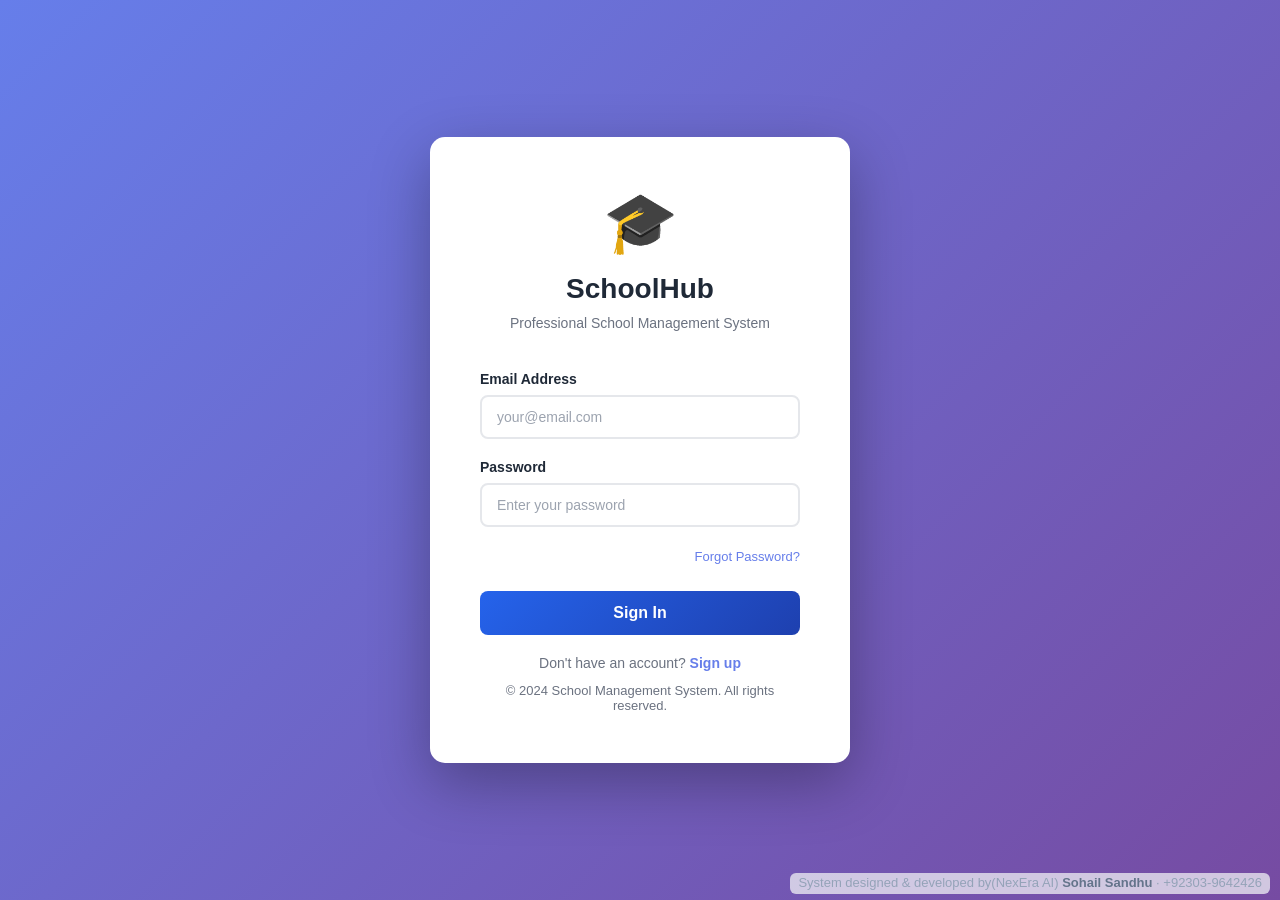
<file: frontend/index.html>
<!DOCTYPE html>
<html lang="en">
<head>
    <meta charset="UTF-8">
    <meta name="viewport" content="width=device-width, initial-scale=1.0">
    <title>Redirecting...</title>
    <style>
        body {
            margin: 0;
            padding: 0;
            display: flex;
            align-items: center;
            justify-content: center;
            height: 100vh;
            background: linear-gradient(135deg, #667eea 0%, #764ba2 100%);
            font-family: 'Segoe UI', Tahoma, Geneva, Verdana, sans-serif;
            color: white;
        }
        .loader {
            text-align: center;
        }
        .spinner {
            border: 4px solid rgba(255,255,255,0.3);
            border-top: 4px solid white;
            border-radius: 50%;
            width: 40px;
            height: 40px;
            animation: spin 1s linear infinite;
            margin: 0 auto 20px;
        }
        @keyframes spin {
            0% { transform: rotate(0deg); }
            100% { transform: rotate(360deg); }
        }
        h1 {
            font-size: 28px;
            margin: 0 0 10px 0;
        }
        p {
            margin: 0;
            font-size: 16px;
            opacity: 0.9;
        }
    </style>
</head>
<body>
    <div class="loader">
        <div class="spinner"></div>
        <h1>🎓 SchoolHub</h1>
        <p>Professional Dashboard Loading...</p>
    </div>

    <script>
        // Redirect to professional login
        window.location.href = "login.html";
    </script>
    <script src="js/branding.js"></script>
</body>
</html>
</file>
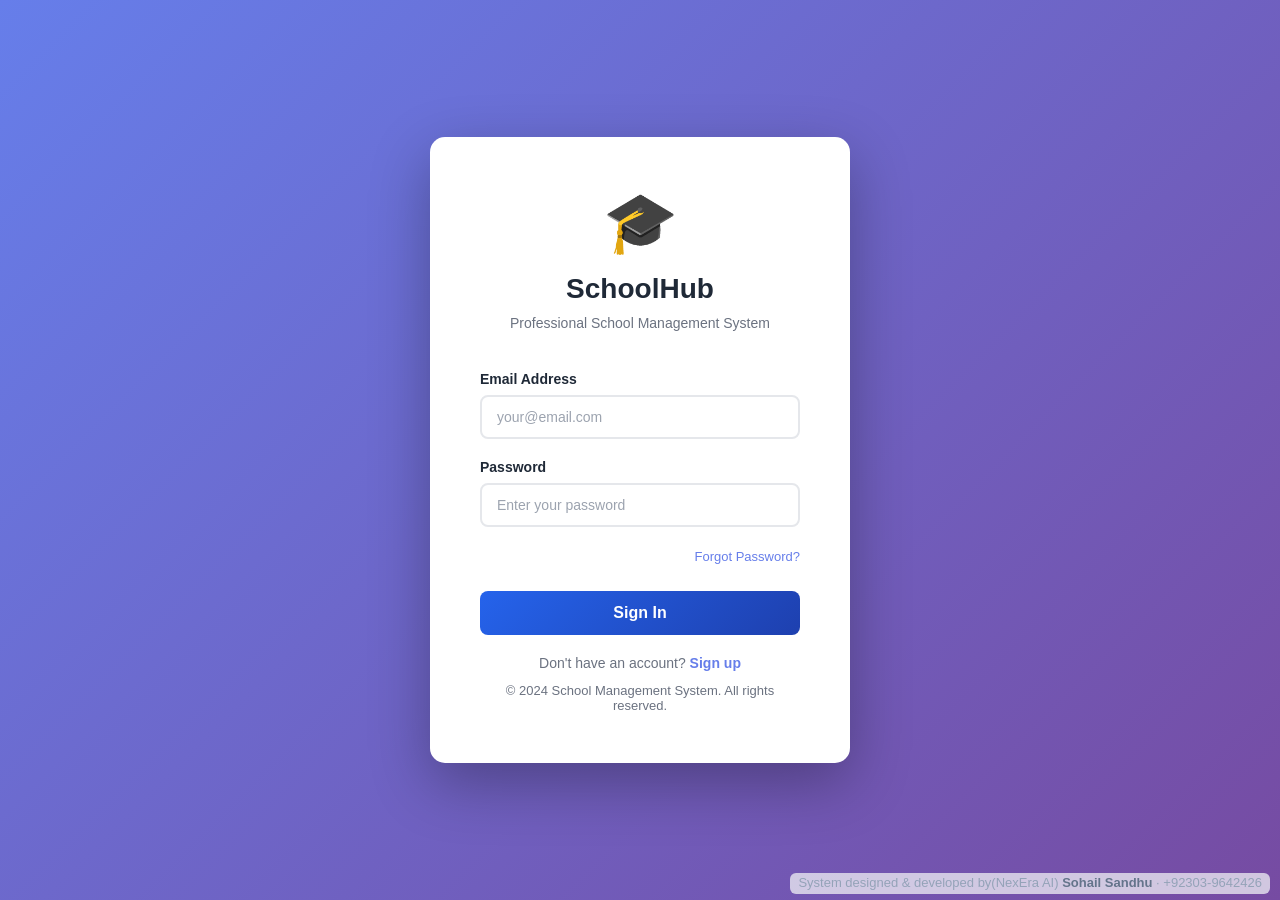
<file: frontend/login.html>
<!DOCTYPE html>
<html lang="en">
<head>
    <meta charset="UTF-8">
    <meta name="viewport" content="width=device-width, initial-scale=1.0">
    <title>School Management System - Login</title>
    <style>
        * {
            margin: 0;
            padding: 0;
            box-sizing: border-box;
        }

        :root {
            --primary: #2563eb;
            --primary-dark: #1e40af;
            --secondary: #7c3aed;
            --accent: #ec4899;
            --success: #10b981;
            --warning: #f59e0b;
            --danger: #ef4444;
            --info: #06b6d4;
            --dark: #1f2937;
            --light: #f9fafb;
            --gray: #6b7280;
            --border: #e5e7eb;
        }

        html, body {
            height: 100%;
            font-family: 'Segoe UI', Tahoma, Geneva, Verdana, sans-serif;
        }

        body {
            display: flex;
            align-items: center;
            justify-content: center;
            background: linear-gradient(135deg, #667eea 0%, #764ba2 100%);
            min-height: 100vh;
            min-height: 100dvh;
            padding: 20px;
        }

        .login-container {
            width: 100%;
            max-width: 420px;
            background: white;
            border-radius: 15px;
            box-shadow: 0 20px 60px rgba(0, 0, 0, 0.3);
            padding: 50px;
            animation: slideUp 0.5s ease-out;
        }

        @keyframes slideUp {
            from {
                opacity: 0;
                transform: translateY(30px);
            }
            to {
                opacity: 1;
                transform: translateY(0);
            }
        }

        .login-header {
            text-align: center;
            margin-bottom: 40px;
        }

        .logo-icon {
            font-size: 60px;
            margin-bottom: 15px;
        }

        .logo-text {
            font-size: 28px;
            font-weight: 700;
            color: var(--dark);
            margin-bottom: 10px;
        }

        .logo-subtitle {
            font-size: 14px;
            color: var(--gray);
        }

        .form-group {
            margin-bottom: 20px;
        }

        .form-group label {
            display: block;
            font-weight: 600;
            color: var(--dark);
            margin-bottom: 8px;
            font-size: 14px;
        }

        .form-group input {
            width: 100%;
            padding: 12px 15px;
            border: 2px solid var(--border);
            border-radius: 8px;
            font-family: inherit;
            font-size: 14px;
            transition: all 0.3s;
        }

        .form-group input:focus {
            outline: none;
            border-color: var(--primary);
            box-shadow: 0 0 0 3px rgba(37, 99, 235, 0.1);
        }

        .form-group input::placeholder {
            color: #9ca3af;
        }

        .login-btn {
            width: 100%;
            padding: 13px;
            background: linear-gradient(135deg, var(--primary), var(--primary-dark));
            color: white;
            border: none;
            border-radius: 8px;
            font-weight: 700;
            font-size: 16px;
            cursor: pointer;
            transition: all 0.3s;
            margin-top: 10px;
        }

        .login-btn:hover {
            transform: translateY(-2px);
            box-shadow: 0 10px 25px rgba(37, 99, 235, 0.3);
        }

        .login-btn:active {
            transform: translateY(0);
        }

        .login-btn.loading {
            opacity: 0.7;
            cursor: not-allowed;
        }

        .alert {
            padding: 12px 15px;
            border-radius: 8px;
            margin-bottom: 20px;
            display: none;
            animation: slideDown 0.3s ease-out;
        }

        .alert.show {
            display: block;
        }

        .alert-error {
            background: #fee2e2;
            color: #991b1b;
            border-left: 4px solid var(--danger);
        }

        .alert-success {
            background: #d1fae5;
            color: #065f46;
            border-left: 4px solid var(--success);
        }

        @keyframes slideDown {
            from {
                opacity: 0;
                transform: translateY(-10px);
            }
            to {
                opacity: 1;
                transform: translateY(0);
            }
        }

        .login-footer {
            text-align: center;
            margin-top: 20px;
            font-size: 13px;
            color: var(--gray);
        }

        .demo-credentials {
            background: #f0f9ff;
            padding: 15px;
            border-radius: 8px;
            margin-top: 25px;
            border-left: 4px solid var(--info);
        }

        .demo-credentials h4 {
            font-size: 12px;
            font-weight: 700;
            color: var(--dark);
            margin-bottom: 8px;
            text-transform: uppercase;
            letter-spacing: 0.5px;
        }

        .demo-credentials p {
            font-size: 13px;
            color: var(--gray);
            margin: 4px 0;
            font-family: 'Courier New', monospace;
        }

        .demo-btn {
            background: var(--info);
            color: white;
            border: none;
            padding: 10px 15px;
            border-radius: 6px;
            font-size: 12px;
            font-weight: 600;
            cursor: pointer;
            margin-top: 10px;
            transition: all 0.3s;
            width: 100%;
        }

        .demo-btn:hover {
            background: #0891b2;
        }

        @media (max-width: 480px) {
            .login-container {
                padding: 30px 20px;
            }

            .logo-text {
                font-size: 24px;
            }

            .logo-icon {
                font-size: 50px;
            }
        }
    </style>
</head>
<body>
    <div class="login-container">
        <div class="login-header">
            <div class="logo-icon">🎓</div>
            <div class="logo-text">SchoolHub</div>
            <div class="logo-subtitle">Professional School Management System</div>
        </div>

        <div class="alert alert-error" id="errorAlert"></div>
        <div class="alert alert-success" id="successAlert"></div>

        <form id="loginForm" onsubmit="handleLogin(event)">
            <div class="form-group">
                <label>Email Address</label>
                <input type="email" id="email" placeholder="your@email.com" required>
            </div>

            <div class="form-group">
                <label>Password</label>
                <input type="password" id="password" placeholder="Enter your password" required>
            </div>

            <div style="text-align: right; margin-bottom: 16px;">
                <a href="#" onclick="showForgotPasswordForm(event)" style="font-size: 13px; color: #667eea; text-decoration: none;">Forgot Password?</a>
            </div>

            <button type="submit" class="login-btn" id="loginBtn">Sign In</button>
        </form>

        <!-- Forgot Password form (hidden by default, toggled by the link above) -->
        <form id="forgotPasswordForm" onsubmit="handleForgotPassword(event)" style="display: none;">
            <div class="form-group">
                <label>Enter your account email</label>
                <input type="email" id="forgotEmail" placeholder="your@email.com" required>
            </div>
            <button type="submit" class="login-btn" id="forgotPasswordBtn">Send Reset Link</button>
            <div style="text-align: center; margin-top: 12px;">
                <a href="#" onclick="showLoginForm(event)" style="font-size: 13px; color: #667eea; text-decoration: none;">Back to login</a>
            </div>
        </form>

        <div class="login-footer">
            <p style="margin-bottom: 12px; font-size: 14px;">Don't have an account? <a href="register.html" style="color: #667eea; font-weight: 600; text-decoration: none;">Sign up</a></p>
            <p>© 2024 School Management System. All rights reserved.</p>
        </div>
    </div>

    <script>
        const API_BASE = (window.location.protocol === "file:" || !window.location.origin || window.location.origin === "null")
            ? "http://127.0.0.1:8000"
            : window.location.origin;

        function showAlert(message, type = "error", redirect = true) {
            const alertId = type === "success" ? "successAlert" : "errorAlert";
            const alert = document.getElementById(alertId);
            alert.textContent = message;
            alert.classList.add("show");

            if (type === "success" && redirect) {
                setTimeout(() => {
                    window.location.href = "professional_dashboard.html";
                }, 1500);
            } else {
                setTimeout(() => alert.classList.remove("show"), 4000);
            }
        }

        function showForgotPasswordForm(event) {
            event.preventDefault();
            document.getElementById("loginForm").style.display = "none";
            document.getElementById("forgotPasswordForm").style.display = "block";
        }

        function showLoginForm(event) {
            event.preventDefault();
            document.getElementById("forgotPasswordForm").style.display = "none";
            document.getElementById("loginForm").style.display = "block";
        }

        async function handleForgotPassword(event) {
            event.preventDefault();
            const email = document.getElementById("forgotEmail").value;
            const btn = document.getElementById("forgotPasswordBtn");
            btn.disabled = true;
            btn.textContent = "Sending...";

            try {
                const response = await fetch(API_BASE + "/auth/forgot-password", {
                    method: "POST",
                    headers: { "Content-Type": "application/json" },
                    body: JSON.stringify({ email })
                });
                const data = await response.json();

                if (response.ok) {
                    showAlert(data.message || "If that email is registered, a reset link has been sent.", "success", false);
                } else {
                    showAlert(data.detail || "Something went wrong. Please try again.", "error");
                }
            } catch (error) {
                showAlert("Network error. Please try again.", "error");
            } finally {
                btn.disabled = false;
                btn.textContent = "Send Reset Link";
            }
        }

        function fillDemoCredentials() {
            document.getElementById("email").value = "admin@school.com";
            document.getElementById("password").value = "admin123";
        }

        async function handleLogin(event) {
            event.preventDefault();

            const email = document.getElementById("email").value;
            const password = document.getElementById("password").value;
            const loginBtn = document.getElementById("loginBtn");

            if (!email || !password) {
                showAlert("Please enter both email and password", "error");
                return;
            }

            try {
                loginBtn.classList.add("loading");
                loginBtn.textContent = "Signing in...";

                const response = await fetch(`${API_BASE}/auth/login`, {
                    method: "POST",
                    headers: {
                        "Content-Type": "application/json"
                    },
                    body: JSON.stringify({
                        email: email,
                        password: password
                    })
                });

                const data = await response.json();

                if (!response.ok) {
                    throw new Error(data.detail || "Login failed");
                }

                // Store token
                localStorage.setItem("access_token", data.access_token);
                localStorage.setItem("user_role", data.role || "user");
                localStorage.setItem("user_full_name", data.full_name || "");
                localStorage.setItem("user_email", data.email || "");
                localStorage.setItem("school_id", data.school_id);
                localStorage.setItem("school_name", data.school_name || "");

                showAlert("Login successful! Redirecting...", "success");
            } catch (error) {
                showAlert(error.message || "Login failed. Please try again.", "error");
                loginBtn.classList.remove("loading");
                loginBtn.textContent = "Sign In";
            }
        }

        // Check if already logged in
        window.addEventListener("load", () => {
            const token = localStorage.getItem("access_token");
            if (token) {
                window.location.href = "professional_dashboard.html";
            }
        });
    </script>
    <script src="js/branding.js"></script>
</body>
</html>
</file>
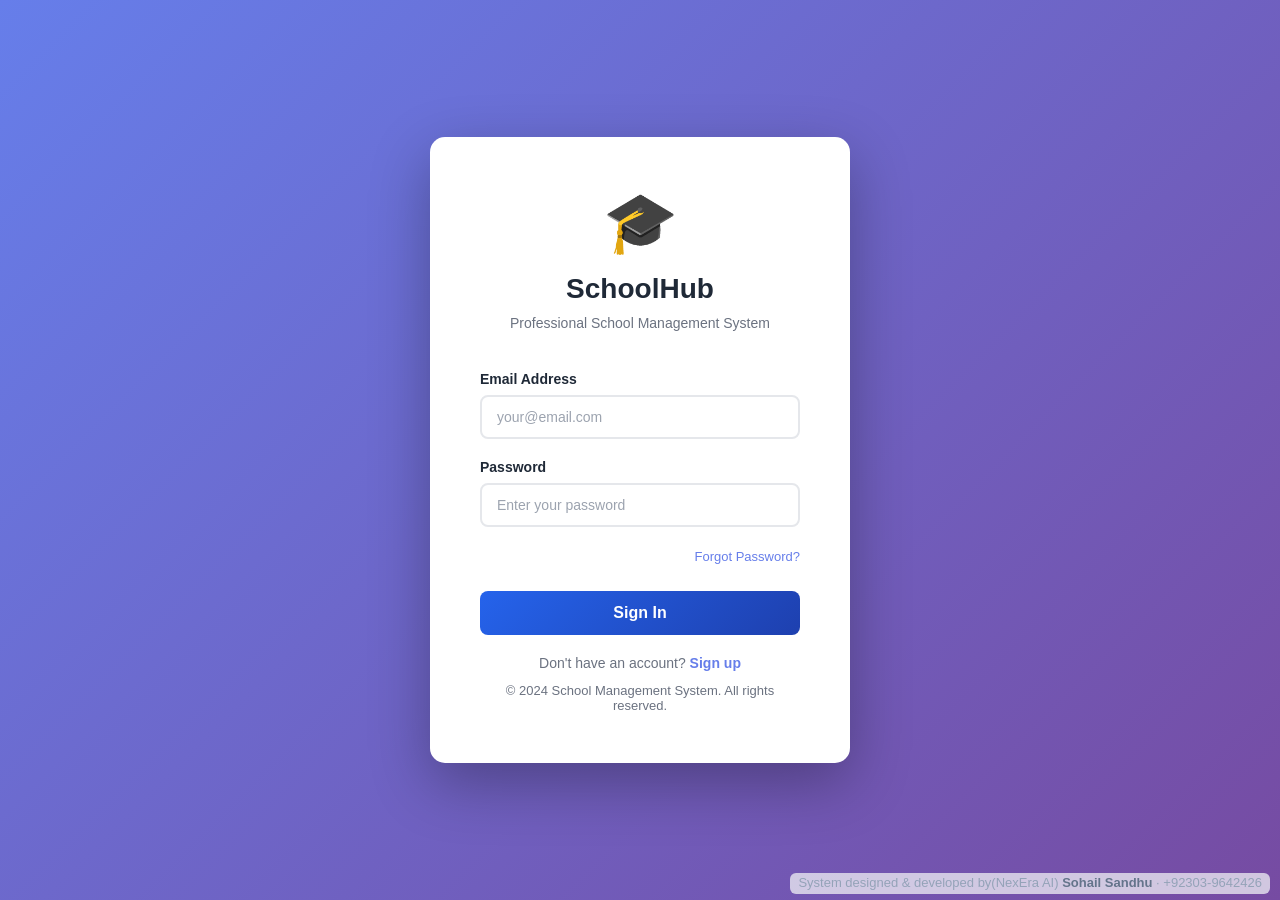
<file: frontend/manage-teacher-logins.html>
<!DOCTYPE html>
<html lang="en">
<head>
<meta charset="UTF-8" />
<meta name="viewport" content="width=device-width, initial-scale=1.0" />
<title>Teacher Logins - SchoolHub</title>
<link rel="stylesheet" href="css/style.css" />
<style>
  body { background: #f4f6f9; margin: 0; }
  .topbar { background: #1e293b; color: #fff; padding: 1rem 1.5rem; display: flex; justify-content: space-between; align-items: center; }
  .container { max-width: 820px; margin: 1.5rem auto; padding: 0 1rem; }
  .card { background: #fff; border-radius: 10px; padding: 1.2rem 1.4rem; margin-bottom: 1.2rem; box-shadow: 0 2px 8px rgba(0,0,0,0.05); }
  table { width: 100%; border-collapse: collapse; font-size: 0.9rem; }
  th, td { text-align: left; padding: 0.6rem; border-bottom: 1px solid #eee; }
  button { padding: 0.4rem 0.8rem; border: none; border-radius: 6px; cursor: pointer; font-size: 0.85rem; }
  .btn-create { background: #2563eb; color: #fff; }
  .btn-reset { background: #f59e0b; color: #fff; }
  .pill { padding: 0.15rem 0.55rem; border-radius: 999px; font-size: 0.78rem; }
  .pill.has-login { background: #dcfce7; color: #166534; }
  .pill.no-login { background: #fee2e2; color: #991b1b; }
  .pill.no-class { background: #f1f5f9; color: #64748b; }
  .cred-box { background: #eff6ff; border: 1px solid #bfdbfe; border-radius: 8px; padding: 0.9rem; margin-top: 1rem; font-size: 0.9rem; }
  .cred-box b { color: #1e3a8a; }
  a.back { color: #cbd5e1; text-decoration: none; font-size: 0.9rem; }
  .hint { font-size: 0.82rem; color: #666; margin-top: -0.5rem; margin-bottom: 1rem; }
</style>
</head>
<body>
  <div class="topbar">
    <h1 style="font-size:1.1rem;margin:0;">Teacher Portal Logins</h1>
    <a class="back" href="professional_dashboard.html">← Back to dashboard</a>
  </div>

  <div class="container">
    <div class="card">
      <p class="hint">
        A teacher needs: an <b>email</b> and a <b>class assigned</b> set on their Staff record
        (edit this under Staff in the dashboard first if missing), then click "Create Login" below.
        A one-time temporary password is shown — share it with the teacher directly (WhatsApp/in person).
        They log in at <code>teacher-login.html</code>.
      </p>
      <table>
        <thead><tr><th>Name</th><th>Email</th><th>Class</th><th>Login Status</th><th></th></tr></thead>
        <tbody id="staffTable"></tbody>
      </table>
      <div class="cred-box" id="credBox" style="display:none;"></div>
    </div>
  </div>

<script>
const API_BASE = (window.location.protocol === "file:" || !window.location.origin || window.location.origin === "null")
    ? "http://127.0.0.1:8000"
    : window.location.origin;

const token = localStorage.getItem("access_token");
if (!token) window.location.href = "login.html";

async function authFetch(path, options = {}) {
  const headers = { ...(options.headers || {}), Authorization: `Bearer ${token}` };
  const res = await fetch(`${API_BASE}${path}`, { ...options, headers });
  const data = await res.json().catch(() => ({}));
  if (!res.ok) throw new Error(data.detail || "Request failed");
  return data;
}

async function loadStaff() {
  const staff = await authFetch("/staff?role=teacher");
  document.getElementById("staffTable").innerHTML = staff.map(s => {
    let statusHtml, actionHtml;
    if (!s.email || !s.class_assigned) {
      statusHtml = `<span class="pill no-class">Missing email/class</span>`;
      actionHtml = `<button disabled title="Add email and class_assigned first">Create Login</button>`;
    } else if (s.user_id) {
      statusHtml = `<span class="pill has-login">Has login</span>`;
      actionHtml = `<button class="btn-reset" onclick="createLogin(${s.id})">Reset Password</button>`;
    } else {
      statusHtml = `<span class="pill no-login">No login yet</span>`;
      actionHtml = `<button class="btn-create" onclick="createLogin(${s.id})">Create Login</button>`;
    }
    return `<tr>
      <td>${s.name}</td>
      <td>${s.email || "—"}</td>
      <td>${s.class_assigned || "—"}</td>
      <td>${statusHtml}</td>
      <td>${actionHtml}</td>
    </tr>`;
  }).join("") || "<tr><td colspan='5'>No teachers found. Add one under Staff first.</td></tr>";
}

async function createLogin(staffId) {
  const box = document.getElementById("credBox");
  try {
    const result = await authFetch(`/staff/${staffId}/create-login`, { method: "POST" });
    box.style.display = "block";
    box.innerHTML = `
      ${result.message}<br/>
      Email: <b>${result.email}</b><br/>
      Temporary Password: <b>${result.temporary_password}</b><br/>
      <span style="color:#b91c1c;">Save/share this now — it will not be shown again.</span>
    `;
    await loadStaff();
  } catch (err) {
    box.style.display = "block";
    box.style.background = "#fee2e2";
    box.innerHTML = err.message;
  }
}

loadStaff();
</script>
    <script src="js/branding.js"></script>
</body>
</html>
</file>
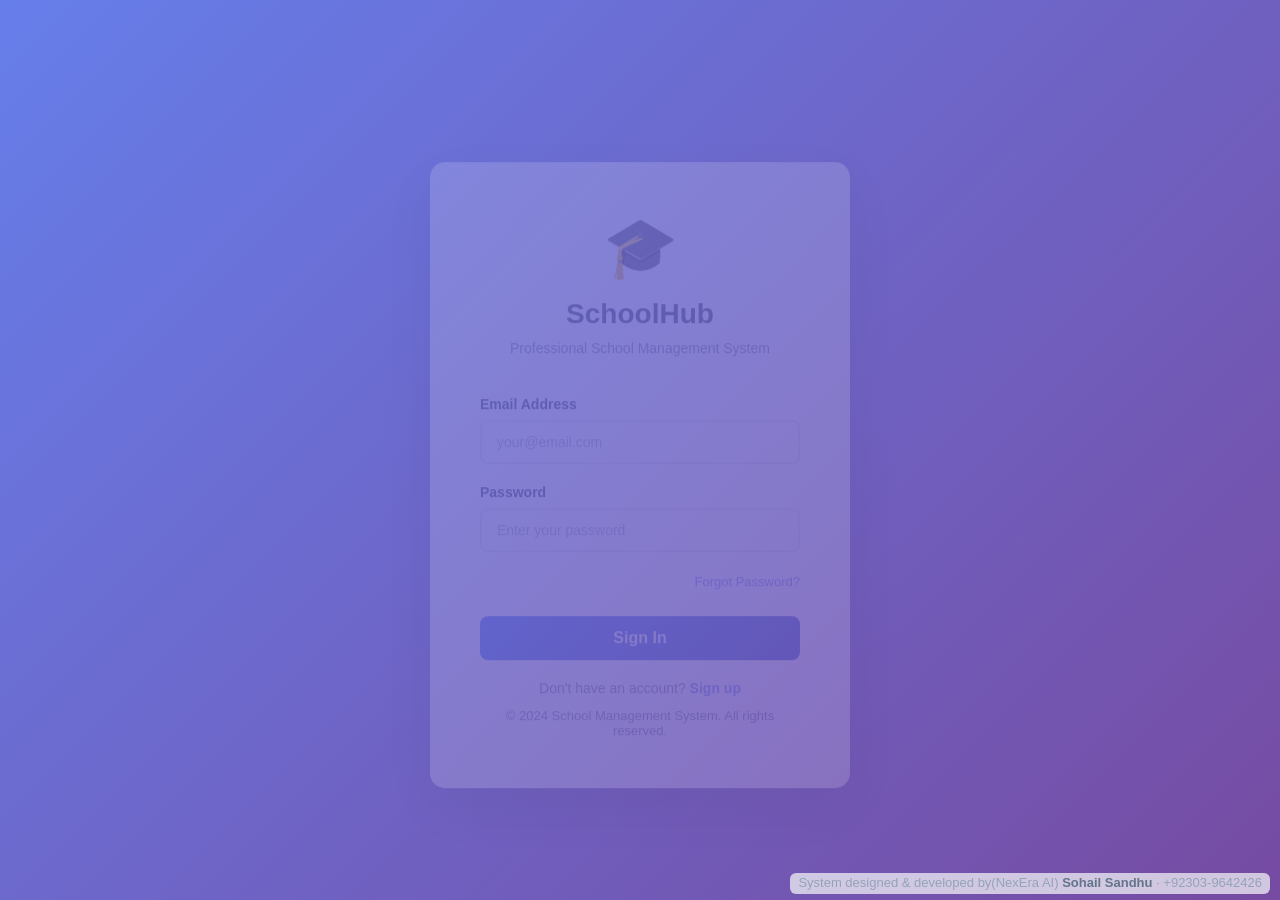
<file: frontend/professional_dashboard.html>
<!DOCTYPE html>
<html lang="en">
<head>
    <meta charset="UTF-8">
    <meta name="viewport" content="width=device-width, initial-scale=1.0">
    <title>School Management System - Professional Dashboard</title>
    <style>
        * {
            margin: 0;
            padding: 0;
            box-sizing: border-box;
        }

        :root {
            /* Modern Professional Colors */
            --primary: #2563eb;
            --primary-dark: #1e40af;
            --secondary: #7c3aed;
            --accent: #ec4899;
            --success: #10b981;
            --warning: #f59e0b;
            --danger: #ef4444;
            --info: #06b6d4;
            
            /* Neutral Colors */
            --dark: #1f2937;
            --light: #f9fafb;
            --gray: #6b7280;
            --border: #e5e7eb;
            
            /* Backgrounds */
            --bg-primary: #ffffff;
            --bg-secondary: #f3f4f6;
        }

        html, body {
            height: 100%;
        }

        body {
            font-family: 'Segoe UI', Tahoma, Geneva, Verdana, sans-serif;
            background-color: var(--bg-secondary);
            color: var(--dark);
        }

        /* ==================== LAYOUT ==================== */
        .app-container {
            display: flex;
            height: 100vh;
            height: 100dvh; /* mobile browsers miscalculate 100vh (address bar hide/show,
                                especially right after rotating) — dvh reflects the actual
                                visible viewport. vh above is a fallback for older browsers
                                that don't support dvh. */
            overflow: hidden;
        }

        /* ==================== SIDEBAR ==================== */
        .sidebar {
            width: 280px;
            background: linear-gradient(135deg, var(--primary) 0%, var(--secondary) 100%);
            color: white;
            padding: 30px 0;
            overflow-y: auto;
            box-shadow: 0 10px 30px rgba(0, 0, 0, 0.2);
            position: fixed;
            left: 0;
            top: 0;
            height: 100vh;
            height: 100dvh;
        }

        .sidebar-logo {
            padding: 0 20px 30px;
            border-bottom: 1px solid rgba(255, 255, 255, 0.2);
            margin-bottom: 20px;
        }

        .logo {
            display: flex;
            align-items: center;
            gap: 10px;
            font-size: 24px;
            font-weight: bold;
        }

        .sidebar-menu {
            list-style: none;
        }

        .sidebar-menu li {
            margin: 8px 10px;
        }

        .sidebar-menu a {
            display: flex;
            align-items: center;
            gap: 12px;
            padding: 12px 20px;
            color: rgba(255, 255, 255, 0.8);
            text-decoration: none;
            border-radius: 8px;
            transition: all 0.3s;
            cursor: pointer;
        }

        .sidebar-menu a:hover {
            background: rgba(255, 255, 255, 0.1);
            color: white;
        }

        .sidebar-menu a.active {
            background: rgba(255, 255, 255, 0.2);
            color: white;
            font-weight: 600;
        }

        .sidebar-menu .icon {
            font-size: 18px;
            width: 20px;
        }

        /* ==================== MAIN CONTENT ==================== */
        .main-content {
            margin-left: 280px;
            flex: 1;
            display: flex;
            flex-direction: column;
            overflow-y: auto;
        }

        /* ==================== HEADER ==================== */
        .top-header {
            background: var(--bg-primary);
            padding: 20px 30px;
            box-shadow: 0 2px 10px rgba(0, 0, 0, 0.05);
            display: flex;
            justify-content: space-between;
            align-items: center;
            border-bottom: 2px solid var(--border);
        }

        .header-title {
            font-size: 28px;
            font-weight: 700;
            color: var(--dark);
        }

        .user-section {
            display: flex;
            align-items: center;
            gap: 20px;
        }

        .user-avatar {
            width: 45px;
            height: 45px;
            border-radius: 50%;
            background: linear-gradient(135deg, var(--primary), var(--secondary));
            display: flex;
            align-items: center;
            justify-content: center;
            color: white;
            font-weight: bold;
            font-size: 18px;
        }

        .user-info {
            display: flex;
            flex-direction: column;
        }

        .user-name {
            font-weight: 600;
            color: var(--dark);
        }

        .user-role {
            font-size: 12px;
            color: var(--gray);
        }

        /* ==================== CONTENT AREA ==================== */
        .content {
            padding: 30px;
            flex: 1;
            overflow-y: auto;
        }

        /* ==================== DASHBOARD VIEW ==================== */
        .metrics-grid {
            display: grid;
            grid-template-columns: repeat(auto-fit, minmax(250px, 1fr));
            gap: 20px;
            margin-bottom: 30px;
        }

        .metric-card {
            background: var(--bg-primary);
            padding: 25px;
            border-radius: 12px;
            box-shadow: 0 2px 10px rgba(0, 0, 0, 0.08);
            border-left: 5px solid var(--primary);
            transition: all 0.3s;
        }

        .metric-card:hover {
            transform: translateY(-5px);
            box-shadow: 0 10px 25px rgba(0, 0, 0, 0.12);
        }

        .metric-card.secondary {
            border-left-color: var(--secondary);
        }

        .metric-card.success {
            border-left-color: var(--success);
        }

        .metric-card.warning {
            border-left-color: var(--warning);
        }

        .metric-label {
            font-size: 14px;
            color: var(--gray);
            margin-bottom: 10px;
            text-transform: uppercase;
            letter-spacing: 0.5px;
        }

        .metric-value {
            font-size: 36px;
            font-weight: 700;
            background: linear-gradient(135deg, var(--primary), var(--secondary));
            -webkit-background-clip: text;
            -webkit-text-fill-color: transparent;
            background-clip: text;
        }

        /* ==================== CARDS ==================== */
        .card {
            background: var(--bg-primary);
            border-radius: 12px;
            box-shadow: 0 2px 10px rgba(0, 0, 0, 0.08);
            overflow: hidden;
            margin-bottom: 20px;
        }

        .card-header {
            background: var(--bg-secondary);
            padding: 20px;
            border-bottom: 1px solid var(--border);
            display: flex;
            justify-content: space-between;
            align-items: center;
        }

        .card-title {
            font-size: 18px;
            font-weight: 700;
            color: var(--dark);
        }

        .card-body {
            padding: 20px;
        }

        /* ==================== FORMS ==================== */
        .form-grid {
            display: grid;
            grid-template-columns: repeat(auto-fit, minmax(250px, 1fr));
            gap: 20px;
            margin-bottom: 20px;
        }

        .form-group {
            display: flex;
            flex-direction: column;
            gap: 8px;
        }

        .form-group label {
            font-weight: 600;
            color: var(--dark);
            font-size: 14px;
        }

        .form-group input,
        .form-group select,
        .form-group textarea {
            padding: 12px;
            border: 2px solid var(--border);
            border-radius: 8px;
            font-family: inherit;
            font-size: 14px;
            transition: all 0.3s;
        }

        .form-group input:focus,
        .form-group select:focus,
        .form-group textarea:focus {
            outline: none;
            border-color: var(--primary);
            box-shadow: 0 0 0 3px rgba(37, 99, 235, 0.1);
        }

        /* ==================== BUTTONS ==================== */
        .btn {
            padding: 12px 24px;
            border: none;
            border-radius: 8px;
            font-weight: 600;
            cursor: pointer;
            transition: all 0.3s;
            font-size: 14px;
            display: inline-flex;
            align-items: center;
            gap: 8px;
        }

        .btn-primary {
            background: linear-gradient(135deg, var(--primary), var(--primary-dark));
            color: white;
        }

        .btn-primary:hover {
            transform: translateY(-2px);
            box-shadow: 0 8px 15px rgba(37, 99, 235, 0.3);
        }

        .btn-secondary {
            background: var(--bg-secondary);
            color: var(--dark);
            border: 2px solid var(--border);
        }

        .btn-secondary:hover {
            border-color: var(--primary);
            color: var(--primary);
        }

        .btn-danger {
            background: var(--danger);
            color: white;
        }

        .btn-danger:hover {
            background: #dc2626;
        }

        .btn-whatsapp {
            background: #25D366;
            color: white;
        }

        .btn-whatsapp:hover {
            background: #1ebe5a;
        }

        .btn-success {
            background: var(--success);
            color: white;
        }

        .btn-success:hover {
            background: #059669;
        }

        .btn-sm {
            padding: 8px 12px;
            font-size: 12px;
        }

        .btn-group {
            display: flex;
            gap: 10px;
            margin-top: 20px;
        }

        /* ==================== TABLES ==================== */
        .table-responsive {
            overflow-x: auto;
        }

        table {
            width: 100%;
            border-collapse: collapse;
        }

        table thead {
            background: var(--bg-secondary);
            border-bottom: 2px solid var(--border);
        }

        table th {
            padding: 15px;
            text-align: left;
            font-weight: 700;
            color: var(--dark);
            font-size: 14px;
        }

        table td {
            padding: 15px;
            border-bottom: 1px solid var(--border);
        }

        table tbody tr:hover {
            background: var(--bg-secondary);
        }

        .badge {
            display: inline-block;
            padding: 6px 12px;
            border-radius: 20px;
            font-size: 12px;
            font-weight: 600;
        }

        .badge-success {
            background: #d1fae5;
            color: #065f46;
        }

        .badge-warning {
            background: #fef3c7;
            color: #92400e;
        }

        .badge-danger {
            background: #fee2e2;
            color: #991b1b;
        }

        .badge-info {
            background: #cffafe;
            color: #164e63;
        }

        .fee-filter-btn {
            background: var(--light);
            color: var(--gray);
            border: 2px solid var(--border);
            font-weight: 600;
        }

        .fee-filter-btn:hover {
            border-color: var(--primary);
            color: var(--primary);
        }

        .fee-filter-btn.active {
            background: var(--primary);
            color: white;
            border-color: var(--primary);
        }

        .staff-tab-btn {
            background: var(--light);
            color: var(--gray);
            border: 2px solid var(--border);
            font-weight: 600;
        }

        .staff-tab-btn:hover {
            border-color: var(--primary);
            color: var(--primary);
        }

        .staff-tab-btn.active {
            background: var(--secondary);
            color: white;
            border-color: var(--secondary);
        }

        .staff-subtab {
            display: none;
        }

        .staff-subtab.active {
            display: block;
        }

        .salary-filter-btn {
            background: var(--light);
            color: var(--gray);
            border: 2px solid var(--border);
            font-weight: 600;
        }

        .salary-filter-btn:hover {
            border-color: var(--primary);
            color: var(--primary);
        }

        .salary-filter-btn.active {
            background: var(--primary);
            color: white;
            border-color: var(--primary);
        }

        /* ==================== MODALS ==================== */
        .modal {
            display: none;
            position: fixed;
            z-index: 1000;
            left: 0;
            top: 0;
            width: 100%;
            height: 100%;
            background: rgba(0, 0, 0, 0.5);
            animation: fadeIn 0.3s;
        }

        .modal.show {
            display: flex;
            align-items: center;
            justify-content: center;
        }

        .modal-content {
            background: var(--bg-primary);
            padding: 30px;
            border-radius: 12px;
            max-width: 500px;
            width: 90%;
            max-height: 85vh;
            max-height: 85dvh;
            overflow-y: auto;
            box-shadow: 0 20px 50px rgba(0, 0, 0, 0.3);
            animation: slideUp 0.3s;
        }

        .modal-content.modal-wide {
            max-width: 640px;
        }

        .modal-header {
            font-size: 24px;
            font-weight: 700;
            margin-bottom: 20px;
            color: var(--dark);
        }

        .modal-close {
            position: absolute;
            top: 15px;
            right: 15px;
            font-size: 28px;
            cursor: pointer;
            color: var(--gray);
        }

        .modal-close:hover {
            color: var(--dark);
        }

        @keyframes fadeIn {
            from { opacity: 0; }
            to { opacity: 1; }
        }

        @keyframes slideUp {
            from {
                transform: translateY(20px);
                opacity: 0;
            }
            to {
                transform: translateY(0);
                opacity: 1;
            }
        }

        /* ==================== VIEWS ==================== */
        .view {
            display: none;
        }

        .view.active {
            display: block;
        }

        /* ==================== ALERTS ==================== */
        .alert {
            padding: 15px 20px;
            border-radius: 8px;
            margin-bottom: 20px;
            display: none;
        }

        .alert.show {
            display: block;
            animation: slideDown 0.3s;
        }

        .alert-success {
            background: #d1fae5;
            color: #065f46;
            border-left: 4px solid var(--success);
        }

        .alert-error {
            background: #fee2e2;
            color: #991b1b;
            border-left: 4px solid var(--danger);
        }

        @keyframes slideDown {
            from {
                transform: translateY(-10px);
                opacity: 0;
            }
            to {
                transform: translateY(0);
                opacity: 1;
            }
        }

        /* ==================== RESPONSIVE ==================== */
        .hamburger-btn {
            display: none;
            background: none;
            border: none;
            font-size: 24px;
            cursor: pointer;
            padding: 4px 8px;
            color: var(--dark);
            margin-right: 12px;
        }

        .sidebar-overlay {
            display: none;
            position: fixed;
            inset: 0;
            background: rgba(0, 0, 0, 0.5);
            z-index: 998;
        }

        .sidebar-overlay.show {
            display: block;
        }

        @media (max-width: 900px), (max-height: 500px) and (pointer: coarse) {
            .hamburger-btn {
                display: inline-block;
            }

            .sidebar {
                width: 280px;
                height: 100vh;
                height: 100dvh;
                padding: 30px 0;
                position: fixed;
                transform: translateX(-100%);
                transition: transform 0.25s ease-in-out;
                z-index: 999;
                overflow-y: auto;
            }

            .sidebar.open {
                transform: translateX(0);
            }

            .main-content {
                margin-left: 0;
            }

            /* Tables become horizontally scrollable with the first column
               pinned, so identifying info (name) stays visible while
               swiping through the rest of the row on a small screen. */
            .table-responsive {
                -webkit-overflow-scrolling: touch;
            }

            .table-responsive table th:first-child,
            .table-responsive table td:first-child {
                position: sticky;
                left: 0;
                background: white;
                z-index: 1;
                box-shadow: 2px 0 4px rgba(0, 0, 0, 0.06);
            }

            .table-responsive table th,
            .table-responsive table td {
                font-size: 13px;
                padding: 8px 10px;
                white-space: nowrap;
            }

            /* Bigger tap targets for action buttons on touch screens */
            .btn-sm {
                padding: 8px 12px;
                font-size: 13px;
            }

            .metrics-grid {
                grid-template-columns: 1fr;
            }

            .form-grid {
                grid-template-columns: 1fr;
            }

            .header-title {
                font-size: 20px;
            }

            .top-header {
                flex-direction: row;
                flex-wrap: wrap;
                gap: 15px;
            }
        }

        .action-buttons {
            display: flex;
            gap: 8px;
        }

        .logout-btn {
            background: rgba(255, 255, 255, 0.2);
            color: white;
            border: 2px solid rgba(255, 255, 255, 0.3);
        }

        .logout-btn:hover {
            background: rgba(255, 255, 255, 0.3);
        }
    </style>
</head>
<body>
    <div class="app-container">
        <div class="sidebar-overlay" id="sidebarOverlay" onclick="closeSidebar()"></div>
        <!-- ==================== SIDEBAR ==================== -->
        <aside class="sidebar">
            <div class="sidebar-logo">
                <div class="logo">
                    <span>🎓</span>
                    <span>SchoolHub</span>
                </div>
            </div>

            <ul class="sidebar-menu">
                <li><a class="menu-link active" data-view="dashboard"><span class="icon">📊</span> Dashboard</a></li>
                <li><a class="menu-link" data-view="students"><span class="icon">👨‍🎓</span> Students</a></li>
                <li><a class="menu-link" data-view="fees"><span class="icon">💰</span> Fees</a></li>
                <li><a class="menu-link" data-view="attendance"><span class="icon">✅</span> Attendance</a></li>
                <li><a class="menu-link" data-view="grades"><span class="icon">📈</span> Grades</a></li>
                <li><a class="menu-link" data-view="staff"><span class="icon">🧑‍🏫</span> Staff</a></li>
                <li><a class="menu-link" data-view="announcements"><span class="icon">📢</span> Announcements</a></li>
                <li><a class="menu-link" data-view="settings"><span class="icon">⚙️</span> Settings</a></li>
                <li><a class="menu-link" href="student-documents.html"><span class="icon">🪪</span> Student Documents</a></li>
            </ul>

            <div style="position: absolute; bottom: 20px; left: 20px; right: 20px;">
                <button class="btn logout-btn" onclick="logout()" style="width: 100%;">🚪 Logout</button>
            </div>
        </aside>

        <!-- ==================== MAIN CONTENT ==================== -->
        <div class="main-content">
            <!-- ==================== HEADER ==================== -->
            <div class="top-header">
                <div style="display: flex; align-items: center;">
                    <button class="hamburger-btn" id="hamburgerBtn" onclick="toggleSidebar()" aria-label="Toggle menu">☰</button>
                    <h1 class="header-title" id="pageTitle">Dashboard</h1>
                </div>
                <div class="user-section">
                    <a href="manage-teacher-logins.html" style="text-decoration:none; background:#f1f5f9; color:#334155; padding:0.45rem 0.9rem; border-radius:8px; font-size:0.85rem; font-weight:600; margin-right:8px; white-space:nowrap;">🔑 Teacher Logins</a>
                    <a href="teacher-login.html" target="_blank" style="text-decoration:none; background:#eef2ff; color:#3730a3; padding:0.45rem 0.9rem; border-radius:8px; font-size:0.85rem; font-weight:600; margin-right:10px; white-space:nowrap;">🧑‍💻 Teacher Portal</a>
                    <div class="user-avatar" id="userAvatar">U</div>
                    <div class="user-info">
                        <div class="user-name" id="userName">User Name</div>
                        <div class="user-role" id="userRole">Role</div>
                    </div>
                </div>
            </div>

            <!-- ==================== ALERT ==================== -->
            <div class="alert alert-success" id="successAlert"></div>
            <div class="alert alert-error" id="errorAlert"></div>

            <!-- ==================== CONTENT ==================== -->
            <div class="content">
                <!-- DASHBOARD VIEW -->
                <div class="view active" id="dashboardView">
                    <div class="metrics-grid" id="metricsGrid">
                        <div class="metric-card">
                            <div class="metric-label">Total Students</div>
                            <div class="metric-value" id="metricStudents">0</div>
                        </div>
                        <div class="metric-card secondary">
                            <div class="metric-label">Total Fees Due</div>
                            <div class="metric-value" id="metricFeesDue">Rs. 0</div>
                        </div>
                        <div class="metric-card success">
                            <div class="metric-label">Fees Collected</div>
                            <div class="metric-value" id="metricFeesCollected">Rs. 0</div>
                        </div>
                        <div class="metric-card warning">
                            <div class="metric-label">Attendance Rate</div>
                            <div class="metric-value" id="metricAttendance">0%</div>
                        </div>
                    </div>

                    <div class="card">
                        <div class="card-header">
                            <h3 class="card-title">📊 Quick Stats</h3>
                            <button class="btn btn-whatsapp" onclick="shareDailyDigest()">📋 Share Daily Digest</button>
                        </div>
                        <div class="card-body">
                            <div style="display: grid; grid-template-columns: repeat(auto-fit, minmax(200px, 1fr)); gap: 20px;">
                                <div>
                                    <div style="font-size: 14px; color: var(--gray); margin-bottom: 10px;">Active Students</div>
                                    <div style="font-size: 24px; font-weight: 700; color: var(--primary);" id="activeStudents">0</div>
                                </div>
                                <div>
                                    <div style="font-size: 14px; color: var(--gray); margin-bottom: 10px;">Pending Fees</div>
                                    <div style="font-size: 24px; font-weight: 700; color: var(--danger);" id="pendingFeesCount">0</div>
                                </div>
                                <div>
                                    <div style="font-size: 14px; color: var(--gray); margin-bottom: 10px;">Today's Present</div>
                                    <div style="font-size: 24px; font-weight: 700; color: var(--success);" id="todayPresent">0</div>
                                </div>
                            </div>
                        </div>
                    </div>
                </div>

                <!-- STUDENTS VIEW -->
                <div class="view" id="studentsView">
                    <div class="card">
                        <div class="card-header">
                            <h3 class="card-title">👨‍🎓 Student Management</h3>
                            <button class="btn btn-primary" onclick="openAddStudentModal()">➕ Add Student</button>
                        </div>
                        <div class="card-body">
                            <div style="display: flex; gap: 12px; margin-bottom: 16px; flex-wrap: wrap;">
                                <input
                                    type="text"
                                    id="studentSearchInput"
                                    placeholder="🔍 Search by name..."
                                    style="flex: 1; min-width: 200px; padding: 10px 14px; border: 2px solid var(--border); border-radius: 8px; font-size: 14px;"
                                    oninput="debounceFilterStudents()"
                                >
                                <select
                                    id="studentClassFilter"
                                    style="padding: 10px 14px; border: 2px solid var(--border); border-radius: 8px; font-size: 14px; min-width: 160px;"
                                    onchange="filterStudents()"
                                >
                                    <option value="">All Classes</option>
                                </select>
                                <button class="btn btn-secondary" onclick="clearStudentFilters()">Clear</button>
                                <button class="btn btn-whatsapp" id="studentWhatsappBtn" onclick="openWhatsappBulkForSelectedStudents()" disabled>📱 WhatsApp Selected (<span id="selectedStudentCount">0</span>)</button>
                                <button class="btn btn-secondary" onclick="exportStudentsToCSV()">📥 Export CSV</button>
                                <button class="btn btn-secondary" onclick="generateAIClassReport()">✨ AI Class Report</button>
                            </div>
                            <div class="table-responsive">
                                <table>
                                    <thead>
                                        <tr>
                                            <th><input type="checkbox" id="selectAllStudents" onchange="toggleSelectAllStudents(this)"></th>
                                            <th>Name</th>
                                            <th>Father's Name</th>
                                            <th>Email</th>
                                            <th>Phone</th>
                                            <th>Class</th>
                                            <th>Status</th>
                                            <th>Actions</th>
                                        </tr>
                                    </thead>
                                    <tbody id="studentsTable">
                                    </tbody>
                                </table>
                            </div>
                        </div>
                    </div>
                </div>

                <!-- FEES VIEW -->
                <div class="view" id="feesView">
                    <div class="card">
                        <div class="card-header">
                            <h3 class="card-title">💰 Fees Management</h3>
                            <div style="display:flex; gap:8px;">
                                <button class="btn btn-whatsapp" onclick="openWhatsappBulkForUnpaidFees()">📱 Remind All Unpaid</button>
                                <button class="btn btn-whatsapp" onclick="openWhatsappBulkForFamilies()">👪 Family Reminders</button>
                                <button class="btn btn-secondary" onclick="openClassDuesModal()">📊 Class-wise Dues</button>
                                <button class="btn btn-secondary" onclick="openBulkFeeModal()">🏫 Generate for Class</button>
                                <button class="btn btn-secondary" onclick="exportFeesToCSV()">📥 Export CSV</button>
                                <button class="btn btn-primary" onclick="openAddFeeModal()">➕ Add Fee</button>
                            </div>
                        </div>
                        <div class="card-body">
                            <div style="display: flex; gap: 8px; margin-bottom: 16px; flex-wrap: wrap;">
                                <button class="btn btn-sm fee-filter-btn active" data-status="" onclick="setFeeStatusFilter('')">All</button>
                                <button class="btn btn-sm fee-filter-btn" data-status="pending" onclick="setFeeStatusFilter('pending')">⏳ Pending</button>
                                <button class="btn btn-sm fee-filter-btn" data-status="partial" onclick="setFeeStatusFilter('partial')">◐ Partial</button>
                                <button class="btn btn-sm fee-filter-btn" data-status="paid" onclick="setFeeStatusFilter('paid')">✅ Paid</button>
                            </div>
                            <div class="table-responsive">
                                <table>
                                    <thead>
                                        <tr>
                                            <th>Student Name</th>
                                            <th>Fee Type</th>
                                            <th>Amount</th>
                                            <th>Due Date</th>
                                            <th>Status</th>
                                            <th>Paid Amount</th>
                                            <th>Actions</th>
                                        </tr>
                                    </thead>
                                    <tbody id="feesTable">
                                    </tbody>
                                </table>
                            </div>
                        </div>
                    </div>
                </div>

                <!-- ATTENDANCE VIEW -->
                <div class="view" id="attendanceView">
                    <div class="card">
                        <div class="card-header">
                            <h3 class="card-title">✅ Attendance Management</h3>
                            <button class="btn btn-primary" onclick="openMarkAttendanceModal()">➕ Mark Attendance</button>
                        </div>
                        <div class="card-body">
                            <div style="display: flex; gap: 12px; margin-bottom: 16px; flex-wrap: wrap; align-items: center;">
                                <label style="font-size: 14px; font-weight: 600; color: var(--dark);">Filter by date:</label>
                                <input
                                    type="date"
                                    id="attendanceDateFilter"
                                    style="padding: 10px 14px; border: 2px solid var(--border); border-radius: 8px; font-size: 14px;"
                                    onchange="filterAttendance()"
                                >
                                <button class="btn btn-sm btn-secondary" onclick="setAttendanceToday()">Today</button>
                                <button class="btn btn-sm btn-secondary" onclick="clearAttendanceFilter()">Show All</button>
                                <button class="btn btn-whatsapp" onclick="openWhatsappBulkForAbsentees()">📱 Send Absence Alerts</button>
                                <button class="btn btn-secondary" onclick="openAttendanceRegisterModal()">📖 Print Register</button>
                            </div>
                            <div class="table-responsive">
                                <table>
                                    <thead>
                                        <tr>
                                            <th>Student Name</th>
                                            <th>Date</th>
                                            <th>Status</th>
                                            <th>Remarks</th>
                                            <th>Actions</th>
                                        </tr>
                                    </thead>
                                    <tbody id="attendanceTable">
                                    </tbody>
                                </table>
                            </div>
                        </div>
                    </div>
                </div>

                <!-- GRADES VIEW -->
                <div class="view" id="gradesView">
                    <div class="card">
                        <div class="card-header">
                            <h3 class="card-title">📈 Grades Management</h3>
                            <button class="btn btn-primary" onclick="openAddGradeModal()">➕ Add Grade</button>
                        </div>
                        <div class="card-body">
                            <div style="display: flex; gap: 12px; margin-bottom: 16px; flex-wrap: wrap; align-items: center;">
                                <label style="font-size: 14px; font-weight: 600; color: var(--dark);">Filter by subject:</label>
                                <select
                                    id="gradeSubjectFilter"
                                    style="padding: 10px 14px; border: 2px solid var(--border); border-radius: 8px; font-size: 14px; min-width: 160px;"
                                    onchange="filterGrades()"
                                >
                                    <option value="">All Subjects</option>
                                </select>
                                <button class="btn btn-sm btn-secondary" onclick="clearGradeFilter()">Clear</button>
                            </div>
                            <div class="table-responsive">
                                <table>
                                    <thead>
                                        <tr>
                                            <th>Student Name</th>
                                            <th>Subject</th>
                                            <th>Marks</th>
                                            <th>Percentage</th>
                                            <th>Grade</th>
                                            <th>Exam Date</th>
                                            <th>Actions</th>
                                        </tr>
                                    </thead>
                                    <tbody id="gradesTable">
                                    </tbody>
                                </table>
                            </div>
                        </div>
                    </div>
                </div>

                <!-- STAFF VIEW -->
                <div class="view" id="staffView">
                    <div class="card">
                        <div class="card-body" style="padding-bottom: 0;">
                            <div style="display: flex; gap: 8px; margin-bottom: 16px; flex-wrap: wrap;">
                                <button class="btn btn-sm staff-tab-btn active" data-tab="list" onclick="switchStaffTab('list')">🧑‍🏫 Staff List</button>
                                <button class="btn btn-sm staff-tab-btn" data-tab="attendance" onclick="switchStaffTab('attendance')">✅ Attendance</button>
                                <button class="btn btn-sm staff-tab-btn" data-tab="salary" onclick="switchStaffTab('salary')">💵 Salary</button>
                            </div>
                        </div>
                    </div>

                    <!-- STAFF LIST SUB-TAB -->
                    <div class="staff-subtab active" id="staffListSubtab">
                        <div class="card">
                            <div class="card-header">
                                <h3 class="card-title">🧑‍🏫 Staff Members</h3>
                                <button class="btn btn-primary" onclick="openAddStaffModal()">➕ Add Staff</button>
                            </div>
                            <div class="card-body">
                                <div style="display: flex; gap: 12px; margin-bottom: 16px; flex-wrap: wrap;">
                                    <input
                                        type="text"
                                        id="staffSearchInput"
                                        placeholder="🔍 Search by name..."
                                        style="flex: 1; min-width: 200px; padding: 10px 14px; border: 2px solid var(--border); border-radius: 8px; font-size: 14px;"
                                        oninput="debounceFilterStaff()"
                                    >
                                    <select id="staffDesignationFilter" style="padding: 10px 14px; border: 2px solid var(--border); border-radius: 8px; font-size: 14px; min-width: 160px;" onchange="filterStaff()">
                                        <option value="">All Designations</option>
                                    </select>
                                    <select id="staffRoleFilter" style="padding: 10px 14px; border: 2px solid var(--border); border-radius: 8px; font-size: 14px; min-width: 140px;" onchange="filterStaff()">
                                        <option value="">All Roles</option>
                                        <option value="admin">Admin</option>
                                        <option value="teacher">Teacher</option>
                                        <option value="staff">Staff</option>
                                    </select>
                                    <select id="staffClassFilter" style="padding: 10px 14px; border: 2px solid var(--border); border-radius: 8px; font-size: 14px; min-width: 160px;" onchange="filterStaff()">
                                        <option value="">All Classes</option>
                                    </select>
                                    <button class="btn btn-sm btn-secondary" onclick="clearStaffFilters()">Clear</button>
                                </div>
                                <div class="table-responsive">
                                    <table>
                                        <thead>
                                            <tr>
                                                <th>Name</th>
                                                <th>Designation</th>
                                                <th>Role</th>
                                                <th>Subject</th>
                                                <th>Class</th>
                                                <th>Phone</th>
                                                <th>Salary</th>
                                                <th>Status</th>
                                                <th>Actions</th>
                                            </tr>
                                        </thead>
                                        <tbody id="staffTable">
                                        </tbody>
                                    </table>
                                </div>
                            </div>
                        </div>
                    </div>

                    <!-- STAFF ATTENDANCE SUB-TAB -->
                    <div class="staff-subtab" id="staffAttendanceSubtab">
                        <div class="card">
                            <div class="card-header">
                                <h3 class="card-title">✅ Staff Attendance</h3>
                                <button class="btn btn-primary" onclick="openMarkStaffAttendanceModal()">➕ Mark Attendance</button>
                            </div>
                            <div class="card-body">
                                <div style="display: flex; gap: 12px; margin-bottom: 16px; flex-wrap: wrap; align-items: center;">
                                    <label style="font-size: 14px; font-weight: 600; color: var(--dark);">Filter by date:</label>
                                    <input type="date" id="staffAttendanceDateFilter" style="padding: 10px 14px; border: 2px solid var(--border); border-radius: 8px; font-size: 14px;" onchange="filterStaffAttendance()">
                                    <button class="btn btn-sm btn-secondary" onclick="setStaffAttendanceToday()">Today</button>
                                    <button class="btn btn-sm btn-secondary" onclick="clearStaffAttendanceFilter()">Show All</button>
                                </div>
                                <div class="table-responsive">
                                    <table>
                                        <thead>
                                            <tr>
                                                <th>Staff Name</th>
                                                <th>Designation</th>
                                                <th>Date</th>
                                                <th>Status</th>
                                                <th>Remarks</th>
                                                <th>Actions</th>
                                            </tr>
                                        </thead>
                                        <tbody id="staffAttendanceTable">
                                        </tbody>
                                    </table>
                                </div>
                            </div>
                        </div>
                    </div>

                    <!-- STAFF SALARY SUB-TAB -->
                    <div class="staff-subtab" id="staffSalarySubtab">
                        <div class="card">
                            <div class="card-header">
                                <h3 class="card-title">💵 Staff Salary</h3>
                            </div>
                            <div class="card-body">
                                <div style="display: flex; gap: 12px; margin-bottom: 16px; flex-wrap: wrap; align-items: center;">
                                    <label style="font-size: 14px; font-weight: 600; color: var(--dark);">Month:</label>
                                    <input type="month" id="staffSalaryMonthFilter" style="padding: 10px 14px; border: 2px solid var(--border); border-radius: 8px; font-size: 14px;" onchange="renderStaffSalaryTable()">
                                </div>
                                <div style="display: flex; gap: 8px; margin-bottom: 12px; flex-wrap: wrap; align-items: center; justify-content: space-between;">
                                    <div style="display: flex; gap: 8px; flex-wrap: wrap;">
                                        <button class="btn btn-sm salary-filter-btn active" data-status="" onclick="setSalaryStatusFilter('')">All</button>
                                        <button class="btn btn-sm salary-filter-btn" data-status="pending" onclick="setSalaryStatusFilter('pending')">⏳ Pending</button>
                                        <button class="btn btn-sm salary-filter-btn" data-status="partial" onclick="setSalaryStatusFilter('partial')">◐ Partial</button>
                                        <button class="btn btn-sm salary-filter-btn" data-status="paid" onclick="setSalaryStatusFilter('paid')">✅ Paid</button>
                                    </div>
                                    <div id="staffSalarySummary" style="font-size: 13px; color: var(--gray); font-weight: 600;"></div>
                                </div>
                                <div class="table-responsive">
                                    <table>
                                        <thead>
                                            <tr>
                                                <th>Staff Name</th>
                                                <th>Designation</th>
                                                <th>Monthly Salary</th>
                                                <th>Paid</th>
                                                <th>Remaining</th>
                                                <th>Status</th>
                                                <th>Last Paid On</th>
                                                <th>Actions</th>
                                            </tr>
                                        </thead>
                                        <tbody id="staffSalaryTable">
                                        </tbody>
                                    </table>
                                </div>
                            </div>
                        </div>
                    </div>
                </div>

                <!-- ANNOUNCEMENTS VIEW -->
                <div class="view" id="announcementsView">
                    <div class="card">
                        <div class="card-header">
                            <h3 class="card-title">📢 Announcements</h3>
                            <button class="btn btn-primary" onclick="openAddAnnouncementModal()">➕ Add Announcement</button>
                        </div>
                        <div class="card-body">
                            <div style="display: grid; gap: 20px;" id="announcementsList">
                            </div>
                        </div>
                    </div>
                </div>

                <!-- SETTINGS VIEW -->
                <div class="view" id="settingsView">
                    <div class="card">
                        <div class="card-header">
                            <h3 class="card-title">⚙️ Settings</h3>
                        </div>
                        <div class="card-body">
                            <div class="form-group" style="margin-bottom: 20px;">
                                <label>School Name</label>
                                <input type="text" id="settingsSchoolName" placeholder="Enter school name">
                            </div>
                            <div class="form-group" style="margin-bottom: 20px;">
                                <label>School Email</label>
                                <input type="email" id="settingsEmail" placeholder="Enter school email">
                            </div>
                            <div class="form-group" style="margin-bottom: 20px;">
                                <label>School Phone</label>
                                <input type="text" id="settingsPhone" placeholder="Enter school phone">
                            </div>
                            <div class="form-group" style="margin-bottom: 20px;">
                                <label>School Address (print par bhi aata hai)</label>
                                <input type="text" id="settingsAddress" placeholder="Enter school address">
                            </div>
                            <button class="btn btn-primary" onclick="saveSettings()">💾 Save School Info</button>
                        </div>
                    </div>

                    <!-- Class-wise Fee Settings -->
                    <div class="card" style="margin-top:20px;">
                        <div class="card-header">
                            <h3 class="card-title">💰 Class-wise Monthly Fee</h3>
                        </div>
                        <div class="card-body">
                            <p style="color:#64748b; font-size:0.9rem; margin-bottom:14px;">
                                Har class ki monthly fee yahan set karein. Jab us class ka naya student add hoga,
                                us mahine ki fee automatically ban jayegi.
                            </p>
                            <div class="form-group" style="margin-bottom:14px; max-width:260px;">
                                <label>Fee Due Day (mahine ka konsa din)</label>
                                <input type="number" id="settingsFeeDueDay" min="1" max="31" placeholder="e.g. 10">
                            </div>
                            <table style="width:100%; border-collapse:collapse; margin-bottom:14px;">
                                <thead>
                                    <tr style="background:#f1f5f9;">
                                        <th style="text-align:left; padding:8px; border:1px solid #e2e8f0;">Class</th>
                                        <th style="text-align:left; padding:8px; border:1px solid #e2e8f0;">Monthly Fee (Rs.)</th>
                                        <th style="padding:8px; border:1px solid #e2e8f0; width:50px;"></th>
                                    </tr>
                                </thead>
                                <tbody id="feeStructureRows"></tbody>
                            </table>
                            <button class="btn btn-secondary btn-sm" onclick="addFeeRow()" style="margin-right:8px;">➕ Add Class</button>
                            <button class="btn btn-primary" onclick="saveFeeSettings()">💾 Save Fee Structure</button>
                        </div>
                    </div>
                </div>
            </div>
        </div>
    </div>

    <!-- ==================== MODALS ==================== -->
    <!-- Add Student Modal -->
    <div class="modal" id="addStudentModal">
        <div class="modal-content">
            <span class="modal-close" onclick="closeModal('addStudentModal')">✕</span>
            <div class="modal-header" id="studentModalTitle">Add Student</div>
            <div class="form-grid">
                <div class="form-group">
                    <label>Full Name</label>
                    <input type="text" id="studentName" placeholder="Enter student name">
                </div>
                <div class="form-group">
                    <label>Father's Name</label>
                    <input type="text" id="studentFatherName" placeholder="Enter father's name">
                </div>
                <div class="form-group">
                    <label>Email</label>
                    <input type="email" id="studentEmail" placeholder="Enter email">
                </div>
                <div class="form-group">
                    <label>Phone</label>
                    <input type="text" id="studentPhone" placeholder="Enter phone">
                </div>
                <div class="form-group">
                    <label>Class</label>
                    <input type="text" id="studentClass" placeholder="Enter class">
                </div>
                <div class="form-group">
                    <label>Roll Number</label>
                    <input type="text" id="studentRoll" placeholder="Enter roll number">
                </div>
                <div class="form-group">
                    <label>Date of Birth</label>
                    <input type="date" id="studentDob">
                </div>
                <div class="form-group">
                    <label>Gender</label>
                    <select id="studentGender">
                        <option value="">Select Gender</option>
                        <option value="Male">Male</option>
                        <option value="Female">Female</option>
                        <option value="Other">Other</option>
                    </select>
                </div>
                <div class="form-group" style="grid-column: 1 / -1;">
                    <label>Address</label>
                    <textarea id="studentAddress" placeholder="Enter address" rows="2" style="resize: vertical;"></textarea>
                </div>
            </div>
            <div class="btn-group">
                <button class="btn btn-primary" id="studentSaveBtn" onclick="saveStudent()">Save Student</button>
                <button class="btn btn-secondary" onclick="closeModal('addStudentModal')">Cancel</button>
            </div>
        </div>
    </div>

    <!-- Send WhatsApp Announcement Modal -->
    <div class="modal" id="whatsappBulkModal">
        <div class="modal-content">
            <span class="modal-close" onclick="closeModal('whatsappBulkModal')">✕</span>
            <div class="modal-header">Send WhatsApp Message</div>
            <div class="form-grid">
                <div class="form-group">
                    <label id="whatsappBulkCount">0 contacts selected</label>
                    <textarea id="whatsappBulkMessage" placeholder="Type your message..." rows="5" style="resize: vertical;"></textarea>
                </div>
                <div id="whatsappBulkContactList" style="display:flex; flex-direction:column; gap:6px; max-height:220px; overflow-y:auto;"></div>
            </div>
            <div class="btn-group">
                <button class="btn btn-secondary" onclick="closeModal('whatsappBulkModal')">Close</button>
            </div>
        </div>
    </div>

    <!-- Bulk Fee Generation Modal -->
    <div class="modal" id="bulkFeeModal">
        <div class="modal-content">
            <span class="modal-close" onclick="closeModal('bulkFeeModal')">✕</span>
            <div class="modal-header">Generate Fees for a Class</div>
            <div class="form-grid">
                <div class="form-group">
                    <label>Class</label>
                    <select id="bulkFeeClass"><option value="">Select Class</option></select>
                </div>
                <div class="form-group">
                    <label>Fee Type</label>
                    <input type="text" id="bulkFeeType" placeholder="e.g. Tuition">
                </div>
                <div class="form-group">
                    <label>Amount (per student)</label>
                    <input type="number" id="bulkFeeAmount" placeholder="0">
                </div>
                <div class="form-group">
                    <label>Due Date</label>
                    <input type="date" id="bulkFeeDueDate">
                </div>
                <div class="form-group">
                    <label><input type="checkbox" id="bulkFeeSkipExisting" checked style="width:auto; margin-right:6px;">Skip students who already have this fee</label>
                </div>
            </div>
            <div class="btn-group">
                <button class="btn btn-primary" onclick="submitBulkFee()">Generate Fees</button>
                <button class="btn btn-secondary" onclick="closeModal('bulkFeeModal')">Cancel</button>
            </div>
        </div>
    </div>

    <!-- Student Profile Modal -->
    <div class="modal" id="studentProfileModal">
        <div class="modal-content modal-wide">
            <span class="modal-close" onclick="closeModal('studentProfileModal')">✕</span>
            <div class="modal-header" id="studentProfileTitle">Student Profile</div>
            <div id="studentProfileBody" style="max-height:65vh; max-height:65dvh; overflow-y:auto;">Loading...</div>
            <div class="btn-group">
                <button class="btn btn-primary" id="studentProfileReportCardBtn" onclick="printReportCard()">🖨️ Print Report Card</button>
                <button class="btn btn-whatsapp" onclick="shareReportCardOnWhatsapp()">📱 Share Report on WhatsApp</button>
                <button class="btn btn-secondary" id="aiSummaryBtn" onclick="generateAISummary()">✨ AI Summary</button>
                <button class="btn btn-secondary" onclick="printStudentIdCard()">🪪 Print ID Card</button>
                <button class="btn btn-secondary" onclick="printAdmissionSlip()">📝 Print Admission Slip</button>
                <button class="btn btn-secondary" onclick="closeModal('studentProfileModal')">Close</button>
            </div>
        </div>
    </div>

    <!-- Class-wise Dues Modal (self-contained, read-only) -->
    <div class="modal" id="classDuesModal">
        <div class="modal-content modal-wide">
            <span class="modal-close" onclick="closeModal('classDuesModal')">✕</span>
            <div class="modal-header">📊 Class-wise Dues Summary</div>
            <div id="classDuesBody" style="max-height:65vh; max-height:65dvh; overflow-y:auto;">Loading...</div>
            <div class="btn-group">
                <button class="btn btn-secondary" onclick="closeModal('classDuesModal')">Close</button>
            </div>
        </div>
    </div>

    <!-- AI Summary/Report Modal (isolated, read-only AI output) -->
    <!-- Attendance Register Modal (class + month picker for printable register) -->
    <div class="modal" id="attendanceRegisterModal">
        <div class="modal-content">
            <span class="modal-close" onclick="closeModal('attendanceRegisterModal')">✕</span>
            <div class="modal-header">📖 Print Attendance Register</div>
            <div class="form-grid">
                <div class="form-group">
                    <label>Class</label>
                    <select id="registerClassSelect"><option value="">Select Class</option></select>
                </div>
                <div class="form-group">
                    <label>Month</label>
                    <input type="month" id="registerMonthInput">
                </div>
            </div>
            <div class="btn-group">
                <button class="btn btn-primary" onclick="printAttendanceRegister()">🖨️ Print Register</button>
                <button class="btn btn-secondary" onclick="closeModal('attendanceRegisterModal')">Cancel</button>
            </div>
        </div>
    </div>

    <div class="modal" id="aiResultModal">
        <div class="modal-content modal-wide">
            <span class="modal-close" onclick="closeModal('aiResultModal')">✕</span>
            <div class="modal-header" id="aiResultTitle">✨ AI Summary</div>
            <div style="margin-bottom: 12px;">
                <label style="font-size: 13px; margin-right: 8px;">Language:</label>
                <select id="aiLanguageSelect" style="padding: 6px 10px; border: 2px solid var(--border); border-radius: 6px;">
                    <option value="urdu">Roman Urdu</option>
                    <option value="english">English</option>
                </select>
            </div>
            <div id="aiResultBody" style="max-height:55vh; max-height:55dvh; overflow-y:auto; white-space:pre-wrap; line-height:1.7; padding:16px; background:var(--bg-secondary); border-radius:8px;">Click Generate to create the summary.</div>
            <div class="btn-group">
                <button class="btn btn-primary" id="aiGenerateBtn" onclick="runAIGeneration()">Generate</button>
                <button class="btn btn-secondary" onclick="copyAIResult()">📋 Copy</button>
                <button class="btn btn-secondary" onclick="closeModal('aiResultModal')">Close</button>
            </div>
        </div>
    </div>

    <!-- Add Fee Modal -->


    <div class="modal" id="addFeeModal">
        <div class="modal-content">
            <span class="modal-close" onclick="closeModal('addFeeModal')">✕</span>
            <div class="modal-header" id="feeModalTitle">Add Fee</div>
            <div class="form-grid">
                <div class="form-group">
                    <label>Student</label>
                    <select id="feeStudent">
                        <option>Select Student</option>
                    </select>
                </div>
                <div class="form-group">
                    <label>Fee Type</label>
                    <input type="text" id="feeType" placeholder="e.g. Tuition">
                </div>
                <div class="form-group">
                    <label>Amount</label>
                    <input type="number" id="feeAmount" placeholder="0">
                </div>
                <div class="form-group">
                    <label>Due Date</label>
                    <input type="date" id="feeDueDate">
                </div>
            </div>
            <div class="btn-group">
                <button class="btn btn-primary" id="feeSaveBtn" onclick="saveFee()">Save Fee</button>
                <button class="btn btn-secondary" onclick="closeModal('addFeeModal')">Cancel</button>
            </div>
        </div>
    </div>

    <!-- Record Payment Modal -->
    <div class="modal" id="recordPaymentModal">
        <div class="modal-content">
            <span class="modal-close" onclick="closeModal('recordPaymentModal')">✕</span>
            <div class="modal-header">Record Payment</div>
            <div class="form-grid">
                <div class="form-group">
                    <label>Student</label>
                    <input type="text" id="paymentStudentName" disabled>
                </div>
                <div class="form-group">
                    <label>Due Amount</label>
                    <input type="text" id="paymentDueAmount" disabled>
                </div>
                <div class="form-group">
                    <label>Amount Receiving Now *</label>
                    <input type="number" id="paymentAmount" placeholder="0">
                </div>
                <div class="form-group">
                    <label>Payment Method</label>
                    <select id="paymentMethod">
                        <option value="cash">Cash</option>
                        <option value="bank_transfer">Bank Transfer</option>
                        <option value="online">Online</option>
                        <option value="cheque">Cheque</option>
                    </select>
                </div>
                <div class="form-group">
                    <label>Receipt Number (Optional)</label>
                    <input type="text" id="paymentReceipt" placeholder="e.g. RCT-001">
                </div>
            </div>
            <div class="btn-group">
                <button class="btn btn-primary" onclick="submitPayment()">✅ Confirm Payment</button>
                <button class="btn btn-secondary" onclick="closeModal('recordPaymentModal')">Cancel</button>
            </div>
        </div>
    </div>

    <!-- Add/Edit Staff Modal -->
    <div class="modal" id="addStaffModal">
        <div class="modal-content modal-wide">
            <span class="modal-close" onclick="closeModal('addStaffModal')">✕</span>
            <div class="modal-header" id="staffModalTitle">Add Staff</div>
            <div class="form-grid">
                <div class="form-group">
                    <label>Full Name *</label>
                    <input type="text" id="staffName" placeholder="Enter staff name">
                </div>
                <div class="form-group">
                    <label>Designation *</label>
                    <select id="staffDesignation">
                        <option value="Teacher">Teacher</option>
                        <option value="Senior Teacher">Senior Teacher</option>
                        <option value="Principal">Principal</option>
                        <option value="Vice Principal">Vice Principal</option>
                        <option value="Accountant">Accountant</option>
                        <option value="Admin Staff">Admin Staff</option>
                        <option value="Librarian">Librarian</option>
                        <option value="Other">Other</option>
                    </select>
                </div>
                <div class="form-group">
                    <label>System Role *</label>
                    <select id="staffRole">
                        <option value="teacher">Teacher</option>
                        <option value="admin">Admin</option>
                        <option value="staff">Staff</option>
                    </select>
                </div>
                <div class="form-group">
                    <label>Subject Taught</label>
                    <input type="text" id="staffSubject" placeholder="e.g. Mathematics">
                </div>
                <div class="form-group">
                    <label>Class Assigned</label>
                    <input type="text" id="staffClassAssigned" placeholder="e.g. 10-A">
                </div>
                <div class="form-group">
                    <label>Email</label>
                    <input type="email" id="staffEmail" placeholder="staff@school.com">
                </div>
                <div class="form-group">
                    <label>Phone</label>
                    <input type="tel" id="staffPhone" placeholder="03001234567">
                </div>
                <div class="form-group">
                    <label>Monthly Salary *</label>
                    <input type="number" id="staffSalary" placeholder="0">
                </div>
                <div class="form-group">
                    <label>Joining Date</label>
                    <input type="date" id="staffJoiningDate">
                </div>
                <div class="form-group" id="staffStatusGroup" style="display: none;">
                    <label>Status</label>
                    <select id="staffStatus">
                        <option value="active">Active</option>
                        <option value="inactive">Inactive</option>
                    </select>
                </div>
            </div>
            <div class="btn-group">
                <button class="btn btn-primary" id="staffSaveBtn" onclick="saveStaff()">Save Staff</button>
                <button class="btn btn-secondary" onclick="closeModal('addStaffModal')">Cancel</button>
            </div>
        </div>
    </div>

    <!-- Mark Staff Attendance Modal -->
    <div class="modal" id="markStaffAttendanceModal">
        <div class="modal-content">
            <span class="modal-close" onclick="closeModal('markStaffAttendanceModal')">✕</span>
            <div class="modal-header" id="staffAttendanceModalTitle">Mark Staff Attendance</div>
            <div class="form-grid">
                <div class="form-group">
                    <label>Staff Member</label>
                    <select id="staffAttendanceStaff">
                        <option>Select Staff</option>
                    </select>
                </div>
                <div class="form-group">
                    <label>Date</label>
                    <input type="date" id="staffAttendanceDate">
                </div>
                <div class="form-group">
                    <label>Status</label>
                    <select id="staffAttendanceStatus">
                        <option value="present">Present</option>
                        <option value="absent">Absent</option>
                    </select>
                </div>
                <div class="form-group">
                    <label>Remarks</label>
                    <input type="text" id="staffAttendanceRemarks" placeholder="Optional remarks">
                </div>
            </div>
            <div class="btn-group">
                <button class="btn btn-primary" id="staffAttendanceSaveBtn" onclick="saveStaffAttendance()">Mark Attendance</button>
                <button class="btn btn-secondary" onclick="closeModal('markStaffAttendanceModal')">Cancel</button>
            </div>
        </div>
    </div>

    <!-- Pay Staff Salary Modal -->
    <div class="modal" id="paySalaryModal">
        <div class="modal-content">
            <span class="modal-close" onclick="closeModal('paySalaryModal')">✕</span>
            <div class="modal-header">Pay Salary</div>
            <div class="form-grid">
                <div class="form-group">
                    <label>Staff Member</label>
                    <input type="text" id="salaryStaffName" disabled>
                </div>
                <div class="form-group">
                    <label>Month</label>
                    <input type="text" id="salaryMonth" disabled>
                </div>
                <div class="form-group">
                    <label>Amount *</label>
                    <input type="number" id="salaryAmount" placeholder="0">
                </div>
                <div class="form-group">
                    <label>Payment Method</label>
                    <select id="salaryPaymentMethod">
                        <option value="cash">Cash</option>
                        <option value="bank_transfer">Bank Transfer</option>
                        <option value="cheque">Cheque</option>
                    </select>
                </div>
            </div>
            <div class="btn-group">
                <button class="btn btn-primary" onclick="submitSalaryPayment()">✅ Confirm Payment</button>
                <button class="btn btn-secondary" onclick="closeModal('paySalaryModal')">Cancel</button>
            </div>
        </div>
    </div>

    <!-- Salary Payment History Modal -->
    <div class="modal" id="salaryHistoryModal">
        <div class="modal-content">
            <span class="modal-close" onclick="closeModal('salaryHistoryModal')">✕</span>
            <div class="modal-header" id="salaryHistoryTitle">Payment History</div>
            <div id="salaryHistoryList" style="margin-bottom: 15px;"></div>
            <div class="btn-group">
                <button class="btn btn-secondary" onclick="closeModal('salaryHistoryModal')">Close</button>
            </div>
        </div>
    </div>


    <!-- Add Attendance Modal -->
    <div class="modal" id="markAttendanceModal">
        <div class="modal-content">
            <span class="modal-close" onclick="closeModal('markAttendanceModal')">✕</span>
            <div class="modal-header" id="attendanceModalTitle">Mark Attendance</div>
            <div class="form-grid">
                <div class="form-group">
                    <label>Student</label>
                    <select id="attendanceStudent">
                        <option>Select Student</option>
                    </select>
                </div>
                <div class="form-group">
                    <label>Date</label>
                    <input type="date" id="attendanceDate">
                </div>
                <div class="form-group">
                    <label>Status</label>
                    <select id="attendanceStatus">
                        <option value="present">Present</option>
                        <option value="absent">Absent</option>
                        <option value="late">Late</option>
                    </select>
                </div>
                <div class="form-group">
                    <label>Remarks</label>
                    <input type="text" id="attendanceRemarks" placeholder="Optional remarks">
                </div>
            </div>
            <div class="btn-group">
                <button class="btn btn-primary" id="attendanceSaveBtn" onclick="saveAttendance()">Mark Attendance</button>
                <button class="btn btn-secondary" onclick="closeModal('markAttendanceModal')">Cancel</button>
            </div>
        </div>
    </div>

    <!-- Add Grade Modal -->
    <div class="modal" id="addGradeModal">
        <div class="modal-content">
            <span class="modal-close" onclick="closeModal('addGradeModal')">✕</span>
            <div class="modal-header" id="gradeModalTitle">Add Grade</div>
            <div class="form-grid">
                <div class="form-group">
                    <label>Student</label>
                    <select id="gradeStudent">
                        <option>Select Student</option>
                    </select>
                </div>
                <div class="form-group">
                    <label>Subject</label>
                    <input type="text" id="gradeSubject" placeholder="e.g. Mathematics">
                </div>
                <div class="form-group">
                    <label>Marks Obtained</label>
                    <input type="number" id="gradeMarks" placeholder="0">
                </div>
                <div class="form-group">
                    <label>Total Marks</label>
                    <input type="number" id="gradeTotalMarks" placeholder="100" value="100">
                </div>
            </div>
            <div class="btn-group">
                <button class="btn btn-primary" id="gradeSaveBtn" onclick="saveGrade()">Save Grade</button>
                <button class="btn btn-secondary" onclick="closeModal('addGradeModal')">Cancel</button>
            </div>
        </div>
    </div>

    <!-- Add Announcement Modal -->
    <div class="modal" id="addAnnouncementModal">
        <div class="modal-content">
            <span class="modal-close" onclick="closeModal('addAnnouncementModal')">✕</span>
            <div class="modal-header" id="announcementModalTitle">Add Announcement</div>
            <div class="form-grid">
                <div class="form-group">
                    <label>Title</label>
                    <input type="text" id="announcementTitle" placeholder="Announcement title">
                </div>
                <div class="form-group">
                    <label>Message</label>
                    <textarea id="announcementMessage" placeholder="Enter announcement message" rows="5" style="resize: vertical;"></textarea>
                </div>
            </div>
            <div class="btn-group">
                <button class="btn btn-primary" id="announcementSaveBtn" onclick="saveAnnouncement()">Post Announcement</button>
                <button class="btn btn-secondary" onclick="closeModal('addAnnouncementModal')">Cancel</button>
            </div>
        </div>
    </div>

    <script>
        const API_BASE = (window.location.protocol === "file:" || !window.location.origin || window.location.origin === "null")
            ? "http://127.0.0.1:8000"
            : window.location.origin;
        let currentUser = null;
        let students = [];
        let cachedSchoolProfile = null;

        // ==================== UTILITY FUNCTIONS ====================
        function getToken() {
            return localStorage.getItem("access_token");
        }

        function parseErrorDetail(data) {
            if (!data) return "Request failed";
            const detail = data.detail;
            if (!detail) return "Request failed";
            if (typeof detail === "string") return detail;
            if (Array.isArray(detail)) {
                return detail.map(d => {
                    const field = Array.isArray(d.loc) ? d.loc.join(".") : "field";
                    return `${field}: ${d.msg}`;
                }).join(", ");
            }
            try {
                return JSON.stringify(detail);
            } catch (e) {
                return "Request failed";
            }
        }

        async function apiRequest(path, options = {}) {
            const headers = { ...options.headers || {} };
            const token = getToken();
            if (token) headers.Authorization = `Bearer ${token}`;
            if (!headers['Content-Type'] && options.body) headers['Content-Type'] = 'application/json';

            const response = await fetch(`${API_BASE}${path}`, { ...options, headers });
            const data = await response.json().catch(() => ({}));
            if (!response.ok) {
                const message = parseErrorDetail(data);
                showAlert(message, "error");
                throw new Error(message);
            }
            return data;
        }

        function showAlert(message, type = "success") {
            const alertId = type === "success" ? "successAlert" : "errorAlert";
            const alert = document.getElementById(alertId);
            alert.textContent = message;
            alert.classList.add("show");
            setTimeout(() => alert.classList.remove("show"), 3000);
        }

        function openModal(modalId) {
            document.getElementById(modalId).classList.add("show");
        }

        function closeModal(modalId) {
            document.getElementById(modalId).classList.remove("show");
        }

        // ==================== MOBILE SIDEBAR (hamburger drawer) ====================
        function toggleSidebar() {
            document.querySelector(".sidebar").classList.toggle("open");
            document.getElementById("sidebarOverlay").classList.toggle("show");
        }

        function closeSidebar() {
            document.querySelector(".sidebar").classList.remove("open");
            document.getElementById("sidebarOverlay").classList.remove("show");
        }

        function switchView(viewName) {
            document.querySelectorAll(".view").forEach(v => v.classList.remove("active"));
            document.getElementById(viewName + "View").classList.add("active");
            
            document.querySelectorAll(".menu-link").forEach(l => l.classList.remove("active"));
            document.querySelector(`[data-view="${viewName}"]`).classList.add("active");
            closeSidebar();
            
            const titles = {
                dashboard: "Dashboard",
                students: "Student Management",
                fees: "Fees Management",
                attendance: "Attendance Management",
                grades: "Grades Management",
                staff: "Staff Management",
                announcements: "Announcements",
                settings: "Settings"
            };
            document.getElementById("pageTitle").textContent = titles[viewName] || "Dashboard";
            
            loadViewData(viewName);
        }

        async function loadViewData(viewName) {
            try {
                switch(viewName) {
                    case "dashboard":
                        await loadDashboard();
                        break;
                    case "students":
                        await loadStudents();
                        break;
                    case "fees":
                        await loadFees();
                        break;
                    case "attendance":
                        await loadAttendance();
                        break;
                    case "grades":
                        await loadGrades();
                        break;
                    case "staff":
                        await loadStaffTab();
                        break;
                    case "announcements":
                        await loadAnnouncements();
                        break;
                    case "settings":
                        await loadSettings();
                        break;
                }
            } catch (error) {
                console.error("Error loading data:", error);
            }
        }

        // ==================== DASHBOARD ====================
        async function loadDashboard() {
            try {
                const metrics = await apiRequest("/dashboard/metrics");
                document.getElementById("metricStudents").textContent = metrics.total_students || 0;
                document.getElementById("metricFeesDue").textContent = `Rs. ${metrics.total_fees_due || 0}`;
                document.getElementById("metricFeesCollected").textContent = `Rs. ${metrics.total_fees_paid || 0}`;
                document.getElementById("metricAttendance").textContent = `${(metrics.attendance_rate || 0).toFixed(1)}%`;
                document.getElementById("activeStudents").textContent = metrics.total_students || 0;
                document.getElementById("pendingFeesCount").textContent = metrics.pending_fees_count || 0;

                const todayAttendance = await apiRequest("/dashboard/attendance-today");
                document.getElementById("todayPresent").textContent = todayAttendance.present || 0;
            } catch (error) {
                console.error("Error loading dashboard:", error);
            }
        }

        async function shareDailyDigest() {
            try {
                const school = await getSchoolProfile();
                const digest = await apiRequest("/dashboard/daily-digest");
                const a = digest.attendance;
                const f = digest.fees;

                const message =
                    `📋 *Daily Summary — ${school.name || "School"}*\n` +
                    `${digest.date}\n\n` +
                    `👨‍🎓 Total Students: ${digest.total_students}\n` +
                    (a.marked > 0
                        ? `✅ Present: ${a.present}  |  ❌ Absent: ${a.absent}\n📊 Today's Attendance: ${a.attendance_rate_today}%\n`
                        : `⚠️ Attendance not marked yet today\n`) +
                    `\n💰 Collected Today: Rs. ${f.collected_today}\n` +
                    `⏳ Total Outstanding Dues: Rs. ${f.total_outstanding}\n` +
                    `🔴 Fees Overdue (unpaid records): ${f.overdue_count}`;

                const url = `https://wa.me/?text=${encodeURIComponent(message)}`;
                window.open(url, "_blank");
            } catch (error) {
                console.error("Error building daily digest:", error);
            }
        }

        // ==================== STUDENTS ====================
        let studentFilterTimeout = null;

        async function loadStudents(filters = {}) {
            try {
                const params = new URLSearchParams();
                if (filters.class_name) params.set("class", filters.class_name);
                if (filters.search) params.set("search", filters.search);
                const query = params.toString() ? `?${params.toString()}` : "";

                const data = await apiRequest(`/students${query}`);
                students = data;
                selectedStudentIds.clear();
                updateSelectedStudentCount();
                const table = document.getElementById("studentsTable");

                if (data.length === 0) {
                    table.innerHTML = `<tr><td colspan="8" style="text-align:center; color: var(--gray); padding: 20px;">No students found</td></tr>`;
                } else {
                    table.innerHTML = data.map(s => `
                        <tr>
                            <td><input type="checkbox" class="student-select-checkbox" value="${s.id}" onchange="toggleStudentSelection(${s.id}, this.checked)"></td>
                            <td>${s.name}</td>
                            <td>${s.father_name || "-"}</td>
                            <td>${s.email || "-"}</td>
                            <td>${s.phone || "-"}</td>
                            <td>${s.class_name || "-"}</td>
                            <td><span class="badge badge-success">Active</span></td>
                            <td>
                                <div class="action-buttons">
                                    <button class="btn btn-sm btn-secondary" onclick="openStudentProfile(${s.id})">👁️ View</button>
                                    <button class="btn btn-sm btn-secondary" onclick="editStudent(${s.id})">Edit</button>
                                    <button class="btn btn-sm btn-danger" onclick="deleteStudent(${s.id})">Delete</button>
                                </div>
                            </td>
                        </tr>
                    `).join("");
                }

                // Refresh class dropdown options only on the unfiltered load,
                // so the full list of classes stays available while filtering.
                if (!filters.class_name && !filters.search) {
                    populateStudentClassFilter(data);
                }
            } catch (error) {
                console.error("Error loading students:", error);
            }
        }

        // ==================== STUDENT MULTI-SELECT (WHATSAPP) ====================
        let selectedStudentIds = new Set();

        function toggleStudentSelection(id, checked) {
            if (checked) {
                selectedStudentIds.add(id);
            } else {
                selectedStudentIds.delete(id);
                document.getElementById("selectAllStudents").checked = false;
            }
            updateSelectedStudentCount();
        }

        function toggleSelectAllStudents(checkbox) {
            const boxes = document.querySelectorAll(".student-select-checkbox");
            boxes.forEach(b => {
                b.checked = checkbox.checked;
                const id = parseInt(b.value);
                if (checkbox.checked) {
                    selectedStudentIds.add(id);
                } else {
                    selectedStudentIds.delete(id);
                }
            });
            updateSelectedStudentCount();
        }

        function updateSelectedStudentCount() {
            document.getElementById("selectedStudentCount").textContent = selectedStudentIds.size;
            document.getElementById("studentWhatsappBtn").disabled = selectedStudentIds.size === 0;
        }

        function openWhatsappBulkForSelectedStudents() {
            const selected = students.filter(s => selectedStudentIds.has(s.id));
            if (selected.length === 0) {
                showAlert("Select at least one student first", "error");
                return;
            }
            document.getElementById("whatsappBulkCount").textContent = `${selected.length} contact(s) selected`;
            document.getElementById("whatsappBulkMessage").value = "";
            document.getElementById("whatsappBulkMessage").disabled = false;

            const listEl = document.getElementById("whatsappBulkContactList");
            listEl.innerHTML = selected.map(s => {
                const hasPhone = !!s.phone;
                return `
                    <div style="display:flex; justify-content:space-between; align-items:center; padding:8px 10px; border:1px solid var(--border); border-radius:6px;">
                        <span>${s.name} ${s.father_name ? `(Father: ${s.father_name})` : ""} — ${s.phone || "No phone on file"}</span>
                        <button class="btn btn-sm btn-whatsapp" ${hasPhone ? "" : "disabled"} onclick="sendWhatsappToStudent(${s.id})">📱 Send</button>
                    </div>
                `;
            }).join("");

            openModal("whatsappBulkModal");
        }

        function sendWhatsappToStudent(studentId) {
            const student = students.find(s => s.id === studentId);
            if (!student || !student.phone) {
                showAlert("No phone number on file for this student", "error");
                return;
            }
            const message = document.getElementById("whatsappBulkMessage").value.trim();
            if (!message) {
                showAlert("Type a message first", "error");
                return;
            }
            const whatsappNumber = formatPhoneForWhatsApp(student.phone);
            const url = `https://wa.me/${whatsappNumber}?text=${encodeURIComponent(message)}`;
            window.open(url, "_blank");
        }

        function populateStudentClassFilter(data) {
            const classFilter = document.getElementById("studentClassFilter");
            if (!classFilter) return;
            const currentValue = classFilter.value;
            const uniqueClasses = [...new Set(data.map(s => s.class_name).filter(Boolean))]
                .sort((a, b) => a.localeCompare(b, undefined, { numeric: true }));
            classFilter.innerHTML = '<option value="">All Classes</option>' +
                uniqueClasses.map(c => `<option value="${c}">${c}</option>`).join("");
            classFilter.value = currentValue;
        }

        function filterStudents() {
            const search = document.getElementById("studentSearchInput").value.trim();
            const className = document.getElementById("studentClassFilter").value;
            loadStudents({ search: search || undefined, class_name: className || undefined });
        }

        function debounceFilterStudents() {
            clearTimeout(studentFilterTimeout);
            studentFilterTimeout = setTimeout(filterStudents, 400);
        }

        function clearStudentFilters() {
            document.getElementById("studentSearchInput").value = "";
            document.getElementById("studentClassFilter").value = "";
            loadStudents();
        }

        async function saveStudent() {
            try {
                const editingId = document.getElementById("addStudentModal").dataset.editingId;
                const payload = {
                    name: document.getElementById("studentName").value,
                    father_name: document.getElementById("studentFatherName").value || null,
                    email: document.getElementById("studentEmail").value || null,
                    phone: document.getElementById("studentPhone").value || null,
                    class_name: document.getElementById("studentClass").value,
                    roll_number: document.getElementById("studentRoll").value,
                    date_of_birth: document.getElementById("studentDob").value || null,
                    gender: document.getElementById("studentGender").value || null,
                    address: document.getElementById("studentAddress").value || null
                };

                if (!payload.name || !payload.roll_number || !payload.class_name) {
                    showAlert("Name, roll number and class are required", "error");
                    return;
                }

                if (editingId) {
                    await apiRequest(`/students/${editingId}`, {
                        method: "PUT",
                        body: JSON.stringify(payload)
                    });
                    showAlert("Student updated successfully");
                } else {
                    await apiRequest("/students", {
                        method: "POST",
                        body: JSON.stringify(payload)
                    });
                    showAlert("Student added successfully");
                }

                closeModal("addStudentModal");
                await loadStudents();
            } catch (error) {
                console.error("Error saving student:", error);
            }
        }

        async function deleteStudent(id) {
            if (!confirm("Are you sure you want to delete this student?")) return;
            try {
                await apiRequest(`/students/${id}`, { method: "DELETE" });
                showAlert("Student deleted successfully");
                await loadStudents();
            } catch (error) {
                console.error("Error deleting student:", error);
            }
        }

        function openAddStudentModal() {
            document.getElementById("addStudentModal").dataset.editingId = "";
            document.getElementById("studentModalTitle").textContent = "Add Student";
            document.getElementById("studentSaveBtn").textContent = "Save Student";
            document.getElementById("studentName").value = "";
            document.getElementById("studentFatherName").value = "";
            document.getElementById("studentEmail").value = "";
            document.getElementById("studentPhone").value = "";
            document.getElementById("studentClass").value = "";
            document.getElementById("studentRoll").value = "";
            document.getElementById("studentDob").value = "";
            document.getElementById("studentGender").value = "";
            document.getElementById("studentAddress").value = "";
            openModal("addStudentModal");
        }

        function editStudent(id) {
            const student = students.find(s => s.id === id);
            if (!student) return;

            document.getElementById("addStudentModal").dataset.editingId = id;
            document.getElementById("studentModalTitle").textContent = "Edit Student";
            document.getElementById("studentSaveBtn").textContent = "Update Student";
            document.getElementById("studentName").value = student.name || "";
            document.getElementById("studentFatherName").value = student.father_name || "";
            document.getElementById("studentEmail").value = student.email || "";
            document.getElementById("studentPhone").value = student.phone || "";
            document.getElementById("studentClass").value = student.class_name || "";
            document.getElementById("studentRoll").value = student.roll_number || "";
            document.getElementById("studentDob").value = student.date_of_birth ? student.date_of_birth.slice(0, 10) : "";
            document.getElementById("studentGender").value = student.gender ? student.gender.charAt(0).toUpperCase() + student.gender.slice(1).toLowerCase() : "";
            document.getElementById("studentAddress").value = student.address || "";
            openModal("addStudentModal");
        }

        // ==================== FEES ====================
        let currentFeeStatusFilter = "";
        let cachedFeesForPayment = [];
        let cachedStudentsForFees = [];

        function feeBadgeClass(status) {
            if (status === "paid") return "badge-success";
            if (status === "partial") return "badge-info";
            return "badge-warning";
        }

        function setFeeStatusFilter(statusValue) {
            currentFeeStatusFilter = statusValue;
            document.querySelectorAll(".fee-filter-btn").forEach(btn => {
                btn.classList.toggle("active", btn.dataset.status === statusValue);
            });
            loadFees();
        }

        async function loadFees() {
            try {
                const query = currentFeeStatusFilter ? `?status=${currentFeeStatusFilter}` : "";
                const data = await apiRequest(`/fees${query}`);
                const studentsData = await apiRequest("/students");
                cachedFeesForPayment = data;
                cachedStudentsForFees = studentsData;

                const table = document.getElementById("feesTable");

                if (data.length === 0) {
                    table.innerHTML = `<tr><td colspan="7" style="text-align:center; color: var(--gray); padding: 20px;">No fees found</td></tr>`;
                } else {
                    table.innerHTML = data.map(f => {
                        const student = studentsData.find(s => s.id === f.student_id);
                        const isPaid = f.status === "paid";
                        const hasPhone = student && student.phone;
                        return `
                            <tr>
                                <td>${student?.name || "Unknown"}</td>
                                <td>${f.fee_name || "-"}</td>
                                <td>Rs. ${f.amount}</td>
                                <td>${f.due_date || "-"}</td>
                                <td><span class="badge ${feeBadgeClass(f.status)}">${f.status}</span></td>
                                <td>Rs. ${f.paid_amount}</td>
                                <td>
                                    <div class="action-buttons">
                                        ${isPaid ? "" : `<button class="btn btn-sm btn-primary" onclick="openPaymentModal(${f.id})">💵 Pay</button>`}
                                        ${(!isPaid && hasPhone) ? `<button class="btn btn-sm btn-whatsapp" onclick="sendWhatsAppReminder(${f.id})" title="Send WhatsApp reminder">📱 Remind</button>` : ""}
                                        ${f.paid_amount > 0 ? `<button class="btn btn-sm btn-secondary" onclick="printFeeReceipt(${f.id})">🧾 Receipt</button>` : ""}
                                        <button class="btn btn-sm btn-secondary" onclick="editFee(${f.id})">Edit</button>
                                        <button class="btn btn-sm btn-danger" onclick="deleteFee(${f.id})">Delete</button>
                                    </div>
                                </td>
                            </tr>
                        `;
                    }).join("");
                }

                // Populate student dropdown
                const studentSelect = document.getElementById("feeStudent");
                studentSelect.innerHTML = '<option>Select Student</option>' + studentsData.map(s => 
                    `<option value="${s.id}">${s.name}</option>`
                ).join("");
            } catch (error) {
                console.error("Error loading fees:", error);
            }
        }

        function formatPhoneForWhatsApp(rawPhone) {
            // Strips spaces/dashes, converts Pakistani local format (03XXXXXXXXX)
            // to international format (923XXXXXXXXX) required by wa.me links.
            if (!rawPhone) return null;
            let digits = rawPhone.replace(/[^0-9]/g, "");
            if (digits.startsWith("0")) {
                digits = "92" + digits.substring(1);
            } else if (!digits.startsWith("92")) {
                digits = "92" + digits;
            }
            return digits;
        }

        function sendWhatsAppReminder(feeId) {
            const fee = cachedFeesForPayment.find(f => f.id === feeId);
            if (!fee) return;

            const student = cachedStudentsForFees.find(s => s.id === fee.student_id);
            if (!student || !student.phone) {
                showAlert("No phone number on file for this student", "error");
                return;
            }

            const whatsappNumber = formatPhoneForWhatsApp(student.phone);
            const dueAmount = fee.due_amount ?? (fee.amount - fee.paid_amount);
            const isPartial = fee.status === "partial" && fee.paid_amount > 0;

            const message =
                `Dear Parent/Guardian,\n\n` +
                (isPartial
                    ? `This is a friendly reminder regarding the *${fee.fee_name}* fee for *${student.name}* ` +
                      `(Class ${student.class_name || "-"}).\n\n` +
                      `Total Fee: Rs. ${fee.amount}\n` +
                      `Paid So Far: Rs. ${fee.paid_amount}\n` +
                      `Remaining Balance: Rs. ${dueAmount}\n`
                    : `This is a friendly reminder that the *${fee.fee_name}* fee for *${student.name}* ` +
                      `(Class ${student.class_name || "-"}) is currently due.\n\n` +
                      `Amount Due: Rs. ${dueAmount}\n`) +
                (fee.due_date ? `Due Date: ${fee.due_date}\n\n` : `\n`) +
                (isPartial
                    ? `Kindly arrange payment of the remaining balance at your earliest convenience. Thank you.`
                    : `Kindly arrange payment at your earliest convenience. Thank you.`);

            const url = `https://wa.me/${whatsappNumber}?text=${encodeURIComponent(message)}`;
            window.open(url, "_blank");
        }

        function buildFeeReminderMessage(fee, student) {
            const dueAmount = fee.due_amount ?? (fee.amount - fee.paid_amount);
            const isPartial = fee.status === "partial" && fee.paid_amount > 0;

            return (
                `Dear Parent/Guardian,\n\n` +
                (isPartial
                    ? `This is a friendly reminder regarding the *${fee.fee_name}* fee for *${student.name}* ` +
                      `(Class ${student.class_name || "-"}).\n\n` +
                      `Total Fee: Rs. ${fee.amount}\n` +
                      `Paid So Far: Rs. ${fee.paid_amount}\n` +
                      `Remaining Balance: Rs. ${dueAmount}\n`
                    : `This is a friendly reminder that the *${fee.fee_name}* fee for *${student.name}* ` +
                      `(Class ${student.class_name || "-"}) is currently due.\n\n` +
                      `Amount Due: Rs. ${dueAmount}\n`) +
                (fee.due_date ? `Due Date: ${fee.due_date}\n\n` : `\n`) +
                (isPartial
                    ? `Kindly arrange payment of the remaining balance at your earliest convenience. Thank you.`
                    : `Kindly arrange payment at your earliest convenience. Thank you.`)
            );
        }

        async function openWhatsappBulkForUnpaidFees() {
            try {
                if (!cachedFeesForPayment || cachedFeesForPayment.length === 0) {
                    await loadFees();
                }
            } catch (error) {
                console.error("Error refreshing fees before reminder broadcast:", error);
            }

            const unpaidFees = cachedFeesForPayment.filter(f => f.status !== "paid" && f.due_amount > 0);
            if (unpaidFees.length === 0) {
                showAlert("No fees with outstanding dues", "success");
                return;
            }

            document.getElementById("whatsappBulkCount").textContent = `${unpaidFees.length} unpaid fee(s)`;
            document.getElementById("whatsappBulkMessage").value = "Each contact below has its own reminder pre-filled with its due amount — tap Send for each.";
            document.getElementById("whatsappBulkMessage").disabled = true;

            const listEl = document.getElementById("whatsappBulkContactList");
            listEl.innerHTML = unpaidFees.map(f => {
                const student = cachedStudentsForFees.find(s => s.id === f.student_id);
                const hasPhone = student && student.phone;
                const label = student
                    ? `${student.name} (${student.class_name || "-"}) — ${f.fee_name || "Fee"}: Rs. ${f.due_amount} due`
                    : `Unknown student — ${f.fee_name || "Fee"}: Rs. ${f.due_amount} due`;
                return `
                    <div style="display:flex; justify-content:space-between; align-items:center; padding:8px 10px; border:1px solid var(--border); border-radius:6px;">
                        <span>${label}${hasPhone ? "" : " (no phone on file)"}</span>
                        <button class="btn btn-sm btn-whatsapp" ${hasPhone ? "" : "disabled"} onclick="sendWhatsAppReminder(${f.id})">📱 Send</button>
                    </div>
                `;
            }).join("");

            openModal("whatsappBulkModal");
        }

        // ==================== FAMILY (SIBLING) FEE ROLLUP ====================
        async function openWhatsappBulkForFamilies() {
            let families = [];
            try {
                families = await apiRequest("/fees/family-summary");
            } catch (error) {
                console.error("Error loading family fee summary:", error);
                return;
            }

            if (families.length === 0) {
                showAlert("No outstanding dues with a phone number on file", "success");
                return;
            }

            document.getElementById("whatsappBulkCount").textContent = `${families.length} famil${families.length === 1 ? "y" : "ies"} with dues`;
            document.getElementById("whatsappBulkMessage").value = "Each family below gets ONE combined message for all their children — tap Send for each.";
            document.getElementById("whatsappBulkMessage").disabled = true;

            const listEl = document.getElementById("whatsappBulkContactList");
            listEl.innerHTML = families.map((family, idx) => {
                const childrenList = family.students.map(s => `${s.name} (${s.class_name || "-"}): Rs. ${s.due_amount}`).join(", ");
                return `
                    <div style="display:flex; justify-content:space-between; align-items:center; padding:8px 10px; border:1px solid var(--border); border-radius:6px;">
                        <span>${family.phone} — ${childrenList} — <strong>Total Rs. ${family.total_due}</strong></span>
                        <button class="btn btn-sm btn-whatsapp" onclick="sendFamilyWhatsappReminder(${idx})">📱 Send</button>
                    </div>
                `;
            }).join("");

            window._cachedFamilyReminders = families;
            openModal("whatsappBulkModal");
        }

        function sendFamilyWhatsappReminder(familyIndex) {
            const family = (window._cachedFamilyReminders || [])[familyIndex];
            if (!family) return;

            const whatsappNumber = formatPhoneForWhatsApp(family.phone);
            const childLines = family.students
                .map(s => `- ${s.name} (Class ${s.class_name || "-"}): Rs. ${s.due_amount}`)
                .join("\n");

            const message =
                `Dear Parent/Guardian,\n\n` +
                `This is a reminder of outstanding school fees for your ${family.students.length > 1 ? "children" : "child"}:\n\n` +
                `${childLines}\n\n` +
                `Total Amount Due: Rs. ${family.total_due}\n\n` +
                `Kindly arrange payment at your earliest convenience. Thank you.`;

            const url = `https://wa.me/${whatsappNumber}?text=${encodeURIComponent(message)}`;
            window.open(url, "_blank");
        }

        function openPaymentModal(feeId) {
            const fee = cachedFeesForPayment.find(f => f.id === feeId);
            if (!fee) return;

            const student = cachedStudentsForFees.find(s => s.id === fee.student_id);
            document.getElementById("paymentStudentName").value = student?.name || "Unknown";
            document.getElementById("paymentDueAmount").value = `Rs. ${fee.due_amount}`;
            document.getElementById("paymentAmount").value = fee.due_amount;
            document.getElementById("paymentMethod").value = "cash";
            document.getElementById("paymentReceipt").value = "";
            document.getElementById("recordPaymentModal").dataset.feeId = feeId;
            openModal("recordPaymentModal");
        }

        async function submitPayment() {
            try {
                const feeId = parseInt(document.getElementById("recordPaymentModal").dataset.feeId);
                const amountPaid = parseFloat(document.getElementById("paymentAmount").value);
                const paymentMethod = document.getElementById("paymentMethod").value;
                const receiptNumber = document.getElementById("paymentReceipt").value || null;

                if (!feeId || isNaN(amountPaid) || amountPaid <= 0) {
                    showAlert("Please enter a valid payment amount", "error");
                    return;
                }

                await apiRequest(`/fees/${feeId}/payment`, {
                    method: "POST",
                    body: JSON.stringify({
                        fee_id: feeId,
                        amount_paid: amountPaid,
                        payment_method: paymentMethod,
                        receipt_number: receiptNumber
                    })
                });

                closeModal("recordPaymentModal");
                showAlert("Payment recorded successfully!", "success");
                await loadFees();
            } catch (error) {
                console.error("Error recording payment:", error);
            }
        }

        async function saveFee() {
            try {
                const editingId = document.getElementById("addFeeModal").dataset.editingId;
                const monthNames = ["January", "February", "March", "April", "May", "June",
                    "July", "August", "September", "October", "November", "December"];
                const payload = {
                    student_id: parseInt(document.getElementById("feeStudent").value),
                    fee_name: document.getElementById("feeType").value,
                    amount: parseFloat(document.getElementById("feeAmount").value),
                    due_date: document.getElementById("feeDueDate").value || null,
                    month: monthNames[new Date().getMonth()]
                };

                if (!payload.student_id || !payload.fee_name || !payload.amount) {
                    showAlert("Please fill all required fields", "error");
                    return;
                }

                if (editingId) {
                    await apiRequest(`/fees/${editingId}`, {
                        method: "PUT",
                        body: JSON.stringify({
                            fee_name: payload.fee_name,
                            amount: payload.amount,
                            due_date: payload.due_date
                        })
                    });
                    showAlert("Fee updated successfully");
                } else {
                    await apiRequest("/fees", {
                        method: "POST",
                        body: JSON.stringify(payload)
                    });
                    showAlert("Fee added successfully");
                }

                closeModal("addFeeModal");
                document.getElementById("feeStudent").value = "Select Student";
                document.getElementById("feeType").value = "";
                document.getElementById("feeAmount").value = "";
                document.getElementById("feeDueDate").value = "";
                await loadFees();
            } catch (error) {
                console.error("Error saving fee:", error);
            }
        }

        async function deleteFee(id) {
            if (!confirm("Are you sure you want to delete this fee?")) return;
            try {
                await apiRequest(`/fees/${id}`, { method: "DELETE" });
                showAlert("Fee deleted successfully");
                await loadFees();
            } catch (error) {
                console.error("Error deleting fee:", error);
            }
        }

        function openAddFeeModal() {
            document.getElementById("addFeeModal").dataset.editingId = "";
            document.getElementById("feeModalTitle").textContent = "Add Fee";
            document.getElementById("feeSaveBtn").textContent = "Save Fee";
            document.getElementById("feeStudent").value = "Select Student";
            document.getElementById("feeType").value = "";
            document.getElementById("feeAmount").value = "";
            document.getElementById("feeDueDate").value = "";
            openModal("addFeeModal");
        }

        function editFee(id) {
            const fee = cachedFeesForPayment.find(f => f.id === id);
            if (!fee) return;

            document.getElementById("addFeeModal").dataset.editingId = id;
            document.getElementById("feeModalTitle").textContent = "Edit Fee";
            document.getElementById("feeSaveBtn").textContent = "Update Fee";
            document.getElementById("feeStudent").value = fee.student_id;
            document.getElementById("feeType").value = fee.fee_name || "";
            document.getElementById("feeAmount").value = fee.amount;
            document.getElementById("feeDueDate").value = fee.due_date ? fee.due_date.slice(0, 10) : "";
            openModal("addFeeModal");
        }

        // ==================== ATTENDANCE ====================
        let cachedAttendanceRecords = [];
        let cachedStudentsForAttendance = [];
        let currentAttendanceDateFilter = "";

        async function loadAttendance(filters = {}) {
            try {
                const studentsData = await apiRequest("/students");
                cachedStudentsForAttendance = studentsData;

                // Populate student dropdown
                const studentSelect = document.getElementById("attendanceStudent");
                studentSelect.innerHTML = '<option>Select Student</option>' + studentsData.map(s => 
                    `<option value="${s.id}">${s.name}</option>`
                ).join("");

                // Load attendance records
                const params = new URLSearchParams();
                if (filters.date) params.set("date", filters.date);
                const query = params.toString() ? `?${params.toString()}` : "";

                const records = await apiRequest(`/attendance${query}`);
                cachedAttendanceRecords = records;

                const table = document.getElementById("attendanceTable");
                if (records.length === 0) {
                    table.innerHTML = `<tr><td colspan="5" style="text-align:center; color: var(--gray); padding: 20px;">No attendance records found</td></tr>`;
                } else {
                    table.innerHTML = records.map(r => {
                        const student = studentsData.find(s => s.id === r.student_id);
                        return `
                            <tr>
                                <td>${student?.name || "Unknown"}</td>
                                <td>${r.date}</td>
                                <td><span class="badge ${r.is_present ? "badge-success" : "badge-danger"}">${r.is_present ? "Present" : "Absent"}</span></td>
                                <td>${r.remarks || "-"}</td>
                                <td>
                                    <div class="action-buttons">
                                        <button class="btn btn-sm btn-secondary" onclick="editAttendance(${r.id})">Edit</button>
                                        <button class="btn btn-sm btn-danger" onclick="deleteAttendance(${r.id})">Delete</button>
                                    </div>
                                </td>
                            </tr>
                        `;
                    }).join("");
                }
            } catch (error) {
                console.error("Error loading attendance:", error);
            }
        }

        function filterAttendance() {
            currentAttendanceDateFilter = document.getElementById("attendanceDateFilter").value;
            loadAttendance({ date: currentAttendanceDateFilter || undefined });
        }

        function setAttendanceToday() {
            const today = new Date().toISOString().split('T')[0];
            document.getElementById("attendanceDateFilter").value = today;
            filterAttendance();
        }

        function clearAttendanceFilter() {
            document.getElementById("attendanceDateFilter").value = "";
            currentAttendanceDateFilter = "";
            loadAttendance();
        }

        // ==================== SAME-DAY ABSENCE ALERTS ====================
        async function openWhatsappBulkForAbsentees() {
            const targetDate = currentAttendanceDateFilter || new Date().toISOString().split("T")[0];

            let records = [];
            try {
                records = await apiRequest(`/attendance/date/${targetDate}`);
            } catch (error) {
                console.error("Error loading attendance for absence alerts:", error);
                return;
            }

            const absentRecords = records.filter(r => !r.is_present);
            if (absentRecords.length === 0) {
                showAlert(`No absences recorded for ${targetDate}`, "success");
                return;
            }

            if (!cachedStudentsForAttendance || cachedStudentsForAttendance.length === 0) {
                try {
                    cachedStudentsForAttendance = await apiRequest("/students");
                } catch (error) {
                    console.error("Error loading students for absence alerts:", error);
                }
            }

            document.getElementById("whatsappBulkCount").textContent = `${absentRecords.length} absent on ${targetDate}`;
            document.getElementById("whatsappBulkMessage").value = "Each absent student below gets a same-day alert — tap Send for each.";
            document.getElementById("whatsappBulkMessage").disabled = true;

            const listEl = document.getElementById("whatsappBulkContactList");
            listEl.innerHTML = absentRecords.map(r => {
                const student = cachedStudentsForAttendance.find(s => s.id === r.student_id);
                const hasPhone = student && student.phone;
                const label = student
                    ? `${student.name} (${student.class_name || "-"})${r.remarks ? " — " + r.remarks : ""}`
                    : `Unknown student`;
                return `
                    <div style="display:flex; justify-content:space-between; align-items:center; padding:8px 10px; border:1px solid var(--border); border-radius:6px;">
                        <span>${label}${hasPhone ? "" : " (no phone on file)"}</span>
                        <button class="btn btn-sm btn-whatsapp" ${hasPhone ? "" : "disabled"} onclick="sendAbsenceAlert(${r.student_id}, '${targetDate}', '${(r.remarks || "").replace(/'/g, "\\'")}')">📱 Send</button>
                    </div>
                `;
            }).join("");

            openModal("whatsappBulkModal");
        }

        function sendAbsenceAlert(studentId, dateStr, remarks) {
            const student = cachedStudentsForAttendance.find(s => s.id === studentId);
            if (!student || !student.phone) {
                showAlert("No phone number on file for this student", "error");
                return;
            }

            const whatsappNumber = formatPhoneForWhatsApp(student.phone);
            const message =
                `Dear Parent/Guardian,\n\n` +
                `This is to inform you that *${student.name}* (Class ${student.class_name || "-"}) ` +
                `was marked *absent* today, ${dateStr}.\n\n` +
                (remarks ? `Remarks: ${remarks}\n\n` : "") +
                `If this is unexpected or you'd like to discuss, please contact the school. Thank you.`;

            const url = `https://wa.me/${whatsappNumber}?text=${encodeURIComponent(message)}`;
            window.open(url, "_blank");
        }

        async function saveAttendance() {
            try {
                const statusValue = document.getElementById("attendanceStatus").value;
                const editingId = document.getElementById("markAttendanceModal").dataset.editingId;
                const payload = {
                    student_id: parseInt(document.getElementById("attendanceStudent").value),
                    date: document.getElementById("attendanceDate").value,
                    is_present: statusValue !== "absent",
                    remarks: document.getElementById("attendanceRemarks").value || null
                };

                if (!payload.student_id || !payload.date) {
                    showAlert("Please select student and date", "error");
                    return;
                }

                if (editingId) {
                    await apiRequest(`/attendance/${editingId}`, {
                        method: "PUT",
                        body: JSON.stringify({ is_present: payload.is_present, remarks: payload.remarks })
                    });
                    showAlert("Attendance updated successfully");
                } else {
                    await apiRequest("/attendance", {
                        method: "POST",
                        body: JSON.stringify(payload)
                    });
                    showAlert("Attendance marked successfully");
                }

                closeModal("markAttendanceModal");
                await loadAttendance({ date: currentAttendanceDateFilter || undefined });
            } catch (error) {
                console.error("Error saving attendance:", error);
            }
        }

        function openMarkAttendanceModal() {
            document.getElementById("markAttendanceModal").dataset.editingId = "";
            document.getElementById("attendanceModalTitle").textContent = "Mark Attendance";
            document.getElementById("attendanceSaveBtn").textContent = "Mark Attendance";
            document.getElementById("attendanceStudent").value = "Select Student";
            document.getElementById("attendanceDate").value = new Date().toISOString().split('T')[0];
            document.getElementById("attendanceStatus").value = "present";
            document.getElementById("attendanceRemarks").value = "";
            openModal("markAttendanceModal");
        }

        function editAttendance(id) {
            const record = cachedAttendanceRecords.find(r => r.id === id);
            if (!record) return;

            document.getElementById("markAttendanceModal").dataset.editingId = id;
            document.getElementById("attendanceModalTitle").textContent = "Edit Attendance";
            document.getElementById("attendanceSaveBtn").textContent = "Update Attendance";
            document.getElementById("attendanceStudent").value = record.student_id;
            document.getElementById("attendanceDate").value = record.date;
            document.getElementById("attendanceStatus").value = record.is_present ? "present" : "absent";
            document.getElementById("attendanceRemarks").value = record.remarks || "";
            openModal("markAttendanceModal");
        }

        async function deleteAttendance(id) {
            if (!confirm("Are you sure you want to delete this attendance record?")) return;
            try {
                await apiRequest(`/attendance/${id}`, { method: "DELETE" });
                showAlert("Attendance record deleted successfully");
                await loadAttendance({ date: currentAttendanceDateFilter || undefined });
            } catch (error) {
                console.error("Error deleting attendance:", error);
            }
        }

        // ==================== GRADES ====================
        let cachedGradeRecords = [];
        let cachedStudentsForGrades = [];
        let currentGradeSubjectFilter = "";

        function gradeBadgeClass(letter) {
            if (letter === "A") return "badge-success";
            if (letter === "B") return "badge-info";
            if (letter === "C" || letter === "D") return "badge-warning";
            return "badge-danger";
        }

        async function loadGrades(filters = {}) {
            try {
                const studentsData = await apiRequest("/students");
                cachedStudentsForGrades = studentsData;

                // Populate student dropdown
                const studentSelect = document.getElementById("gradeStudent");
                studentSelect.innerHTML = '<option>Select Student</option>' + studentsData.map(s => 
                    `<option value="${s.id}">${s.name}</option>`
                ).join("");

                const params = new URLSearchParams();
                if (filters.subject) params.set("subject", filters.subject);
                const query = params.toString() ? `?${params.toString()}` : "";

                const records = await apiRequest(`/grades${query}`);
                cachedGradeRecords = records;

                const table = document.getElementById("gradesTable");
                if (records.length === 0) {
                    table.innerHTML = `<tr><td colspan="7" style="text-align:center; color: var(--gray); padding: 20px;">No grade records found</td></tr>`;
                } else {
                    table.innerHTML = records.map(g => {
                        const student = studentsData.find(s => s.id === g.student_id);
                        return `
                            <tr>
                                <td>${student?.name || "Unknown"}</td>
                                <td>${g.subject}</td>
                                <td>${g.marks_obtained} / ${g.total_marks}</td>
                                <td>${g.percentage}%</td>
                                <td><span class="badge ${gradeBadgeClass(g.grade)}">${g.grade || "-"}</span></td>
                                <td>${g.exam_date || "-"}</td>
                                <td>
                                    <div class="action-buttons">
                                        <button class="btn btn-sm btn-secondary" onclick="editGrade(${g.id})">Edit</button>
                                        <button class="btn btn-sm btn-danger" onclick="deleteGrade(${g.id})">Delete</button>
                                    </div>
                                </td>
                            </tr>
                        `;
                    }).join("");
                }

                // Only refresh subject dropdown options on the unfiltered load,
                // so the full list of subjects stays available while filtering.
                if (!filters.subject) {
                    populateGradeSubjectFilter(records);
                }
            } catch (error) {
                console.error("Error loading grades:", error);
            }
        }

        function populateGradeSubjectFilter(records) {
            const subjectFilter = document.getElementById("gradeSubjectFilter");
            if (!subjectFilter) return;
            const currentValue = subjectFilter.value;
            const uniqueSubjects = [...new Set(records.map(g => g.subject).filter(Boolean))].sort();
            subjectFilter.innerHTML = '<option value="">All Subjects</option>' +
                uniqueSubjects.map(s => `<option value="${s}">${s}</option>`).join("");
            subjectFilter.value = currentValue;
        }

        function filterGrades() {
            currentGradeSubjectFilter = document.getElementById("gradeSubjectFilter").value;
            loadGrades({ subject: currentGradeSubjectFilter || undefined });
        }

        function clearGradeFilter() {
            document.getElementById("gradeSubjectFilter").value = "";
            currentGradeSubjectFilter = "";
            loadGrades();
        }

        async function saveGrade() {
            try {
                const editingId = document.getElementById("addGradeModal").dataset.editingId;
                const payload = {
                    student_id: parseInt(document.getElementById("gradeStudent").value),
                    subject: document.getElementById("gradeSubject").value,
                    marks_obtained: parseFloat(document.getElementById("gradeMarks").value),
                    total_marks: parseFloat(document.getElementById("gradeTotalMarks").value) || 100
                };

                if (!payload.student_id || !payload.subject || isNaN(payload.marks_obtained)) {
                    showAlert("Please fill all required fields", "error");
                    return;
                }

                if (payload.marks_obtained > payload.total_marks) {
                    showAlert("Marks obtained cannot exceed total marks", "error");
                    return;
                }

                if (editingId) {
                    await apiRequest(`/grades/${editingId}`, {
                        method: "PUT",
                        body: JSON.stringify({
                            subject: payload.subject,
                            marks_obtained: payload.marks_obtained,
                            total_marks: payload.total_marks
                        })
                    });
                    showAlert("Grade updated successfully");
                } else {
                    await apiRequest("/grades", {
                        method: "POST",
                        body: JSON.stringify(payload)
                    });
                    showAlert("Grade added successfully");
                }

                closeModal("addGradeModal");
                await loadGrades({ subject: currentGradeSubjectFilter || undefined });
            } catch (error) {
                console.error("Error saving grade:", error);
            }
        }

        function openAddGradeModal() {
            document.getElementById("addGradeModal").dataset.editingId = "";
            document.getElementById("gradeModalTitle").textContent = "Add Grade";
            document.getElementById("gradeSaveBtn").textContent = "Save Grade";
            document.getElementById("gradeStudent").value = "Select Student";
            document.getElementById("gradeSubject").value = "";
            document.getElementById("gradeMarks").value = "";
            document.getElementById("gradeTotalMarks").value = "100";
            openModal("addGradeModal");
        }

        function editGrade(id) {
            const record = cachedGradeRecords.find(g => g.id === id);
            if (!record) return;

            document.getElementById("addGradeModal").dataset.editingId = id;
            document.getElementById("gradeModalTitle").textContent = "Edit Grade";
            document.getElementById("gradeSaveBtn").textContent = "Update Grade";
            document.getElementById("gradeStudent").value = record.student_id;
            document.getElementById("gradeSubject").value = record.subject;
            document.getElementById("gradeMarks").value = record.marks_obtained;
            document.getElementById("gradeTotalMarks").value = record.total_marks;
            openModal("addGradeModal");
        }

        async function deleteGrade(id) {
            if (!confirm("Are you sure you want to delete this grade record?")) return;
            try {
                await apiRequest(`/grades/${id}`, { method: "DELETE" });
                showAlert("Grade record deleted successfully");
                await loadGrades({ subject: currentGradeSubjectFilter || undefined });
            } catch (error) {
                console.error("Error deleting grade:", error);
            }
        }

        // ==================== STAFF ====================
        let cachedStaffList = [];
        let cachedStaffAttendance = [];
        let cachedSalaryPayments = [];
        let currentStaffSubtab = "list";
        let staffFilterTimeout = null;
        let currentStaffAttendanceDateFilter = "";

        function staffBadgeClass(statusValue) {
            return statusValue === "active" ? "badge-success" : "badge-danger";
        }

        async function loadStaffTab() {
            if (currentStaffSubtab === "list") {
                await loadStaff();
            } else if (currentStaffSubtab === "attendance") {
                await loadStaffAttendance();
            } else if (currentStaffSubtab === "salary") {
                await loadStaffSalaryTab();
            }
        }

        function switchStaffTab(tabName) {
            currentStaffSubtab = tabName;
            document.querySelectorAll(".staff-subtab").forEach(el => el.classList.remove("active"));
            document.getElementById(tabName === "list" ? "staffListSubtab" : tabName === "attendance" ? "staffAttendanceSubtab" : "staffSalarySubtab").classList.add("active");

            document.querySelectorAll(".staff-tab-btn").forEach(btn => {
                btn.classList.toggle("active", btn.dataset.tab === tabName);
            });

            loadStaffTab();
        }

        // -------- STAFF LIST --------
        function roleBadgeClass(roleValue) {
            if (roleValue === "admin") return "badge-danger";
            if (roleValue === "teacher") return "badge-info";
            return "badge-warning";
        }

        async function loadStaff(filters = {}) {
            try {
                const params = new URLSearchParams();
                if (filters.designation) params.set("designation", filters.designation);
                if (filters.role) params.set("role", filters.role);
                if (filters.class_assigned) params.set("class_assigned", filters.class_assigned);
                if (filters.search) params.set("search", filters.search);
                const query = params.toString() ? `?${params.toString()}` : "";

                const data = await apiRequest(`/staff${query}`);
                cachedStaffList = data;

                const table = document.getElementById("staffTable");
                if (data.length === 0) {
                    table.innerHTML = `<tr><td colspan="9" style="text-align:center; color: var(--gray); padding: 20px;">No staff members found</td></tr>`;
                } else {
                    table.innerHTML = data.map(s => `
                        <tr>
                            <td>${s.name}</td>
                            <td>${s.designation}</td>
                            <td><span class="badge ${roleBadgeClass(s.role)}">${s.role}</span></td>
                            <td>${s.subject || "-"}</td>
                            <td>${s.class_assigned || "-"}</td>
                            <td>${s.phone || "-"}</td>
                            <td>Rs. ${s.salary}</td>
                            <td><span class="badge ${staffBadgeClass(s.status)}">${s.status}</span></td>
                            <td>
                                <div class="action-buttons">
                                    <button class="btn btn-sm btn-secondary" onclick="editStaff(${s.id})">Edit</button>
                                    <button class="btn btn-sm btn-danger" onclick="deleteStaff(${s.id})">Delete</button>
                                </div>
                            </td>
                        </tr>
                    `).join("");
                }

                if (!filters.designation && !filters.class_assigned && !filters.search) {
                    populateStaffFilterOptions(data);
                }
            } catch (error) {
                console.error("Error loading staff:", error);
            }
        }

        function populateStaffFilterOptions(data) {
            const designationFilter = document.getElementById("staffDesignationFilter");
            const classFilter = document.getElementById("staffClassFilter");
            if (designationFilter) {
                const currentVal = designationFilter.value;
                const uniqueDesignations = [...new Set(data.map(s => s.designation).filter(Boolean))].sort();
                designationFilter.innerHTML = '<option value="">All Designations</option>' +
                    uniqueDesignations.map(d => `<option value="${d}">${d}</option>`).join("");
                designationFilter.value = currentVal;
            }
            if (classFilter) {
                const currentVal = classFilter.value;
                const uniqueClasses = [...new Set(data.map(s => s.class_assigned).filter(Boolean))]
                    .sort((a, b) => a.localeCompare(b, undefined, { numeric: true }));
                classFilter.innerHTML = '<option value="">All Classes</option>' +
                    uniqueClasses.map(c => `<option value="${c}">${c}</option>`).join("");
                classFilter.value = currentVal;
            }
        }

        function filterStaff() {
            const search = document.getElementById("staffSearchInput").value.trim();
            const designation = document.getElementById("staffDesignationFilter").value;
            const roleValue = document.getElementById("staffRoleFilter").value;
            const classAssigned = document.getElementById("staffClassFilter").value;
            loadStaff({ search: search || undefined, designation: designation || undefined, role: roleValue || undefined, class_assigned: classAssigned || undefined });
        }

        function debounceFilterStaff() {
            clearTimeout(staffFilterTimeout);
            staffFilterTimeout = setTimeout(filterStaff, 400);
        }

        function clearStaffFilters() {
            document.getElementById("staffSearchInput").value = "";
            document.getElementById("staffDesignationFilter").value = "";
            document.getElementById("staffRoleFilter").value = "";
            document.getElementById("staffClassFilter").value = "";
            loadStaff();
        }

        function openAddStaffModal() {
            document.getElementById("addStaffModal").dataset.editingId = "";
            document.getElementById("staffModalTitle").textContent = "Add Staff";
            document.getElementById("staffSaveBtn").textContent = "Save Staff";
            document.getElementById("staffStatusGroup").style.display = "none";
            document.getElementById("staffName").value = "";
            document.getElementById("staffDesignation").value = "Teacher";
            document.getElementById("staffRole").value = "teacher";
            document.getElementById("staffSubject").value = "";
            document.getElementById("staffClassAssigned").value = "";
            document.getElementById("staffEmail").value = "";
            document.getElementById("staffPhone").value = "";
            document.getElementById("staffSalary").value = "";
            document.getElementById("staffJoiningDate").value = "";
            openModal("addStaffModal");
        }

        function editStaff(id) {
            const staff = cachedStaffList.find(s => s.id === id);
            if (!staff) return;

            document.getElementById("addStaffModal").dataset.editingId = id;
            document.getElementById("staffModalTitle").textContent = "Edit Staff";
            document.getElementById("staffSaveBtn").textContent = "Update Staff";
            document.getElementById("staffStatusGroup").style.display = "block";
            document.getElementById("staffName").value = staff.name;
            document.getElementById("staffDesignation").value = staff.designation;
            document.getElementById("staffRole").value = staff.role;
            document.getElementById("staffSubject").value = staff.subject || "";
            document.getElementById("staffClassAssigned").value = staff.class_assigned || "";
            document.getElementById("staffEmail").value = staff.email || "";
            document.getElementById("staffPhone").value = staff.phone || "";
            document.getElementById("staffSalary").value = staff.salary;
            document.getElementById("staffJoiningDate").value = staff.joining_date || "";
            document.getElementById("staffStatus").value = staff.status;
            openModal("addStaffModal");
        }

        async function saveStaff() {
            try {
                const editingId = document.getElementById("addStaffModal").dataset.editingId;
                const payload = {
                    name: document.getElementById("staffName").value,
                    designation: document.getElementById("staffDesignation").value,
                    role: document.getElementById("staffRole").value,
                    subject: document.getElementById("staffSubject").value || null,
                    class_assigned: document.getElementById("staffClassAssigned").value || null,
                    email: document.getElementById("staffEmail").value || null,
                    phone: document.getElementById("staffPhone").value || null,
                    salary: parseFloat(document.getElementById("staffSalary").value) || 0,
                    joining_date: document.getElementById("staffJoiningDate").value || null
                };

                if (!payload.name || !payload.designation) {
                    showAlert("Please fill all required fields", "error");
                    return;
                }

                if (editingId) {
                    payload.status = document.getElementById("staffStatus").value;
                    await apiRequest(`/staff/${editingId}`, {
                        method: "PUT",
                        body: JSON.stringify(payload)
                    });
                    showAlert("Staff member updated successfully");
                } else {
                    await apiRequest("/staff", {
                        method: "POST",
                        body: JSON.stringify(payload)
                    });
                    showAlert("Staff member added successfully");
                }

                closeModal("addStaffModal");
                await loadStaff();
            } catch (error) {
                console.error("Error saving staff:", error);
            }
        }

        async function deleteStaff(id) {
            if (!confirm("Are you sure you want to delete this staff member? This will also remove their attendance and salary records.")) return;
            try {
                await apiRequest(`/staff/${id}`, { method: "DELETE" });
                showAlert("Staff member deleted successfully");
                await loadStaff();
            } catch (error) {
                console.error("Error deleting staff:", error);
            }
        }

        // -------- STAFF ATTENDANCE --------
        async function ensureStaffListLoaded() {
            if (cachedStaffList.length === 0) {
                cachedStaffList = await apiRequest("/staff");
            }
            return cachedStaffList;
        }

        async function loadStaffAttendance(filters = {}) {
            try {
                const staffData = await ensureStaffListLoaded();

                const staffSelect = document.getElementById("staffAttendanceStaff");
                staffSelect.innerHTML = '<option>Select Staff</option>' + staffData.map(s =>
                    `<option value="${s.id}">${s.name} (${s.designation})</option>`
                ).join("");

                const params = new URLSearchParams();
                if (filters.date) params.set("date", filters.date);
                const query = params.toString() ? `?${params.toString()}` : "";

                const records = await apiRequest(`/staff/attendance/list${query}`);
                cachedStaffAttendance = records;

                const table = document.getElementById("staffAttendanceTable");
                if (records.length === 0) {
                    table.innerHTML = `<tr><td colspan="6" style="text-align:center; color: var(--gray); padding: 20px;">No attendance records found</td></tr>`;
                } else {
                    table.innerHTML = records.map(r => {
                        const staff = staffData.find(s => s.id === r.staff_id);
                        return `
                            <tr>
                                <td>${staff?.name || "Unknown"}</td>
                                <td>${staff?.designation || "-"}</td>
                                <td>${r.date}</td>
                                <td><span class="badge ${r.is_present ? "badge-success" : "badge-danger"}">${r.is_present ? "Present" : "Absent"}</span></td>
                                <td>${r.remarks || "-"}</td>
                                <td>
                                    <div class="action-buttons">
                                        <button class="btn btn-sm btn-secondary" onclick="editStaffAttendance(${r.id})">Edit</button>
                                        <button class="btn btn-sm btn-danger" onclick="deleteStaffAttendance(${r.id})">Delete</button>
                                    </div>
                                </td>
                            </tr>
                        `;
                    }).join("");
                }
            } catch (error) {
                console.error("Error loading staff attendance:", error);
            }
        }

        function filterStaffAttendance() {
            currentStaffAttendanceDateFilter = document.getElementById("staffAttendanceDateFilter").value;
            loadStaffAttendance({ date: currentStaffAttendanceDateFilter || undefined });
        }

        function setStaffAttendanceToday() {
            const today = new Date().toISOString().split('T')[0];
            document.getElementById("staffAttendanceDateFilter").value = today;
            filterStaffAttendance();
        }

        function clearStaffAttendanceFilter() {
            document.getElementById("staffAttendanceDateFilter").value = "";
            currentStaffAttendanceDateFilter = "";
            loadStaffAttendance();
        }

        function openMarkStaffAttendanceModal() {
            document.getElementById("markStaffAttendanceModal").dataset.editingId = "";
            document.getElementById("staffAttendanceModalTitle").textContent = "Mark Staff Attendance";
            document.getElementById("staffAttendanceSaveBtn").textContent = "Mark Attendance";
            document.getElementById("staffAttendanceStaff").value = "Select Staff";
            document.getElementById("staffAttendanceDate").value = new Date().toISOString().split('T')[0];
            document.getElementById("staffAttendanceStatus").value = "present";
            document.getElementById("staffAttendanceRemarks").value = "";
            openModal("markStaffAttendanceModal");
        }

        function editStaffAttendance(id) {
            const record = cachedStaffAttendance.find(r => r.id === id);
            if (!record) return;

            document.getElementById("markStaffAttendanceModal").dataset.editingId = id;
            document.getElementById("staffAttendanceModalTitle").textContent = "Edit Staff Attendance";
            document.getElementById("staffAttendanceSaveBtn").textContent = "Update Attendance";
            document.getElementById("staffAttendanceStaff").value = record.staff_id;
            document.getElementById("staffAttendanceDate").value = record.date;
            document.getElementById("staffAttendanceStatus").value = record.is_present ? "present" : "absent";
            document.getElementById("staffAttendanceRemarks").value = record.remarks || "";
            openModal("markStaffAttendanceModal");
        }

        async function saveStaffAttendance() {
            try {
                const editingId = document.getElementById("markStaffAttendanceModal").dataset.editingId;
                const statusValue = document.getElementById("staffAttendanceStatus").value;
                const payload = {
                    staff_id: parseInt(document.getElementById("staffAttendanceStaff").value),
                    date: document.getElementById("staffAttendanceDate").value,
                    is_present: statusValue !== "absent",
                    remarks: document.getElementById("staffAttendanceRemarks").value || null
                };

                if (!payload.staff_id || !payload.date) {
                    showAlert("Please select staff and date", "error");
                    return;
                }

                if (editingId) {
                    await apiRequest(`/staff/attendance/${editingId}`, {
                        method: "PUT",
                        body: JSON.stringify({ is_present: payload.is_present, remarks: payload.remarks })
                    });
                    showAlert("Attendance updated successfully");
                } else {
                    await apiRequest("/staff/attendance", {
                        method: "POST",
                        body: JSON.stringify(payload)
                    });
                    showAlert("Attendance marked successfully");
                }

                closeModal("markStaffAttendanceModal");
                await loadStaffAttendance({ date: currentStaffAttendanceDateFilter || undefined });
            } catch (error) {
                console.error("Error saving staff attendance:", error);
            }
        }

        async function deleteStaffAttendance(id) {
            if (!confirm("Are you sure you want to delete this attendance record?")) return;
            try {
                await apiRequest(`/staff/attendance/${id}`, { method: "DELETE" });
                showAlert("Attendance record deleted successfully");
                await loadStaffAttendance({ date: currentStaffAttendanceDateFilter || undefined });
            } catch (error) {
                console.error("Error deleting staff attendance:", error);
            }
        }

        // -------- STAFF SALARY --------
        let cachedSalarySummary = [];

        async function loadStaffSalaryTab() {
            try {
                await ensureStaffListLoaded();

                const monthInput = document.getElementById("staffSalaryMonthFilter");
                if (!monthInput.value) {
                    const now = new Date();
                    monthInput.value = `${now.getFullYear()}-${String(now.getMonth() + 1).padStart(2, "0")}`;
                }

                await fetchAndRenderStaffSalary();
            } catch (error) {
                console.error("Error loading staff salary tab:", error);
            }
        }

        function monthInputToLabel(monthInputValue) {
            // Converts "2026-06" -> "June 2026" to match how payments are stored
            if (!monthInputValue) return "";
            const [year, month] = monthInputValue.split("-");
            const monthNames = ["January", "February", "March", "April", "May", "June",
                "July", "August", "September", "October", "November", "December"];
            return `${monthNames[parseInt(month) - 1]} ${year}`;
        }

        let currentSalaryStatusFilter = "";

        function setSalaryStatusFilter(statusValue) {
            currentSalaryStatusFilter = statusValue;
            document.querySelectorAll(".salary-filter-btn").forEach(btn => {
                btn.classList.toggle("active", btn.dataset.status === statusValue);
            });
            renderStaffSalaryTable();
        }

        async function fetchAndRenderStaffSalary() {
            const monthInputValue = document.getElementById("staffSalaryMonthFilter").value;
            const monthLabel = monthInputToLabel(monthInputValue);
            if (!monthLabel) return;

            // ✅ Server computes total paid + remaining by summing ALL payments
            // for the month (supports partial payments correctly).
            cachedSalarySummary = await apiRequest(`/staff/salary/summary?month=${encodeURIComponent(monthLabel)}`);
            renderStaffSalaryTable();
        }

        function salaryStatusBadgeClass(statusValue) {
            if (statusValue === "paid") return "badge-success";
            if (statusValue === "partial") return "badge-info";
            return "badge-warning";
        }

        function renderStaffSalaryTable() {
            const table = document.getElementById("staffSalaryTable");
            const summaryEl = document.getElementById("staffSalarySummary");

            if (cachedSalarySummary.length === 0) {
                table.innerHTML = `<tr><td colspan="8" style="text-align:center; color: var(--gray); padding: 20px;">No staff members found</td></tr>`;
                summaryEl.textContent = "";
                return;
            }

            const paidCount = cachedSalarySummary.filter(r => r.status === "paid").length;
            const partialCount = cachedSalarySummary.filter(r => r.status === "partial").length;
            const pendingCount = cachedSalarySummary.filter(r => r.status === "pending").length;
            summaryEl.textContent = `✅ ${paidCount} Paid · ◐ ${partialCount} Partial · ⏳ ${pendingCount} Pending`;

            const filteredRows = cachedSalarySummary.filter(r => {
                if (currentSalaryStatusFilter) return r.status === currentSalaryStatusFilter;
                return true;
            });

            if (filteredRows.length === 0) {
                table.innerHTML = `<tr><td colspan="8" style="text-align:center; color: var(--gray); padding: 20px;">No matching records for this filter</td></tr>`;
                return;
            }

            table.innerHTML = filteredRows.map(r => `
                    <tr>
                        <td>${r.name}</td>
                        <td>${r.designation}</td>
                        <td>Rs. ${r.salary}</td>
                        <td>Rs. ${r.total_paid}</td>
                        <td><strong>Rs. ${r.remaining}</strong></td>
                        <td><span class="badge ${salaryStatusBadgeClass(r.status)}">${r.status}</span></td>
                        <td>${r.last_payment_date || "-"}</td>
                        <td>
                            <div class="action-buttons">
                                ${r.status !== "paid"
                                    ? `<button class="btn btn-sm btn-primary" onclick="openPaySalaryModal(${r.staff_id})">💵 ${r.status === "partial" ? "Pay Remaining" : "Pay"}</button>`
                                    : `<span style="color: var(--gray); font-size: 12px;">Fully Paid</span>`}
                                ${r.total_paid > 0
                                    ? `<button class="btn btn-sm btn-secondary" onclick="openSalaryHistoryModal(${r.staff_id}, '${r.name.replace(/'/g, "\\'")}')">🧾 History</button>`
                                    : ""}
                            </div>
                        </td>
                    </tr>
                `).join("");
        }

        function openPaySalaryModal(staffId) {
            const row = cachedSalarySummary.find(r => r.staff_id === staffId);
            if (!row) return;

            const monthInputValue = document.getElementById("staffSalaryMonthFilter").value;
            const monthLabel = monthInputToLabel(monthInputValue);

            document.getElementById("paySalaryModal").dataset.staffId = staffId;
            document.getElementById("paySalaryModal").dataset.month = monthLabel;
            document.getElementById("salaryStaffName").value = row.name;
            document.getElementById("salaryMonth").value = monthLabel;
            // ✅ Pre-fill with the REMAINING amount, not the full salary,
            // so a partial payment doesn't default back to the full figure.
            document.getElementById("salaryAmount").value = row.remaining;
            document.getElementById("salaryPaymentMethod").value = "cash";
            openModal("paySalaryModal");
        }

        async function submitSalaryPayment() {
            try {
                const staffId = parseInt(document.getElementById("paySalaryModal").dataset.staffId);
                const month = document.getElementById("paySalaryModal").dataset.month;
                const amountPaid = parseFloat(document.getElementById("salaryAmount").value);
                const paymentMethod = document.getElementById("salaryPaymentMethod").value;

                if (!staffId || !month || isNaN(amountPaid) || amountPaid <= 0) {
                    showAlert("Please enter a valid amount", "error");
                    return;
                }

                await apiRequest("/staff/salary/pay", {
                    method: "POST",
                    body: JSON.stringify({
                        staff_id: staffId,
                        month: month,
                        amount_paid: amountPaid,
                        payment_method: paymentMethod
                    })
                });

                closeModal("paySalaryModal");
                showAlert("Salary payment recorded successfully!");
                await fetchAndRenderStaffSalary();
            } catch (error) {
                console.error("Error paying salary:", error);
            }
        }

        async function openSalaryHistoryModal(staffId, staffName) {
            try {
                document.getElementById("salaryHistoryModal").dataset.staffId = staffId;
                document.getElementById("salaryHistoryTitle").textContent = `Payment History — ${staffName}`;
                await renderSalaryHistoryList(staffId);
                openModal("salaryHistoryModal");
            } catch (error) {
                console.error("Error loading salary history:", error);
            }
        }

        async function renderSalaryHistoryList(staffId) {
            const monthInputValue = document.getElementById("staffSalaryMonthFilter").value;
            const monthLabel = monthInputToLabel(monthInputValue);
            const payments = await apiRequest(`/staff/salary/list?staff_id=${staffId}&month=${encodeURIComponent(monthLabel)}`);

            const listEl = document.getElementById("salaryHistoryList");
            if (payments.length === 0) {
                listEl.innerHTML = `<p style="color: var(--gray);">No payments recorded for ${monthLabel}.</p>`;
                return;
            }

            listEl.innerHTML = `
                <p style="font-size: 13px; color: var(--gray); margin-bottom: 10px;">${monthLabel}</p>
                ${payments.map(p => `
                    <div style="display: flex; justify-content: space-between; align-items: center; padding: 10px; border: 1px solid var(--border); border-radius: 8px; margin-bottom: 8px;">
                        <div>
                            <strong>Rs. ${p.amount_paid}</strong>
                            <div style="font-size: 12px; color: var(--gray);">${p.payment_date} · ${p.payment_method || "cash"}</div>
                        </div>
                        <button class="btn btn-sm btn-danger" onclick="deleteSalaryPayment(${p.id}, ${staffId})">Undo</button>
                    </div>
                `).join("")}
            `;
        }

        async function deleteSalaryPayment(id, staffId) {
            if (!confirm("Undo this salary payment entry?")) return;
            try {
                await apiRequest(`/staff/salary/${id}`, { method: "DELETE" });
                showAlert("Salary payment removed");
                await fetchAndRenderStaffSalary();
                if (staffId) {
                    await renderSalaryHistoryList(staffId);
                }
            } catch (error) {
                console.error("Error removing salary payment:", error);
            }
        }

        // ==================== ANNOUNCEMENTS ====================
        let cachedAnnouncements = [];

        async function loadAnnouncements() {
            try {
                const data = await apiRequest("/announcements");
                cachedAnnouncements = data;
                const list = document.getElementById("announcementsList");
                list.innerHTML = data.map(a => `
                    <div style="border: 1px solid var(--border); padding: 20px; border-radius: 8px; background: var(--bg-secondary);">
                        <h4 style="margin-bottom: 10px; color: var(--primary);">${a.title}</h4>
                        <p style="color: var(--gray); margin-bottom: 15px;">${a.content}</p>
                        <div style="display: flex; justify-content: space-between; align-items: center;">
                            <small style="color: #999;">Created: ${new Date(a.created_at).toLocaleDateString()}</small>
                            <div class="action-buttons">
                                <button class="btn btn-sm btn-whatsapp" onclick="openWhatsappBulkForAnnouncement(${a.id})">📱 WhatsApp</button>
                                <button class="btn btn-sm btn-secondary" onclick="editAnnouncement(${a.id})">Edit</button>
                                <button class="btn btn-sm btn-danger" onclick="deleteAnnouncement(${a.id})">Delete</button>
                            </div>
                        </div>
                    </div>
                `).join("");
            } catch (error) {
                console.error("Error loading announcements:", error);
            }
        }

        async function saveAnnouncement() {
            try {
                const editingId = document.getElementById("addAnnouncementModal").dataset.editingId;
                const payload = {
                    title: document.getElementById("announcementTitle").value,
                    content: document.getElementById("announcementMessage").value
                };

                if (!payload.title || !payload.content) {
                    showAlert("Please fill all fields", "error");
                    return;
                }

                if (editingId) {
                    await apiRequest(`/announcements/${editingId}`, {
                        method: "PUT",
                        body: JSON.stringify(payload)
                    });
                    showAlert("Announcement updated successfully");
                } else {
                    await apiRequest("/announcements", {
                        method: "POST",
                        body: JSON.stringify(payload)
                    });
                    showAlert("Announcement posted successfully");
                }

                closeModal("addAnnouncementModal");
                document.getElementById("announcementTitle").value = "";
                document.getElementById("announcementMessage").value = "";
                await loadAnnouncements();
            } catch (error) {
                console.error("Error saving announcement:", error);
            }
        }

        async function deleteAnnouncement(id) {
            if (!confirm("Are you sure?")) return;
            try {
                await apiRequest(`/announcements/${id}`, { method: "DELETE" });
                showAlert("Announcement deleted");
                await loadAnnouncements();
            } catch (error) {
                console.error("Error:", error);
            }
        }

        function openAddAnnouncementModal() {
            document.getElementById("addAnnouncementModal").dataset.editingId = "";
            document.getElementById("announcementModalTitle").textContent = "Add Announcement";
            document.getElementById("announcementSaveBtn").textContent = "Post Announcement";
            document.getElementById("announcementTitle").value = "";
            document.getElementById("announcementMessage").value = "";
            openModal("addAnnouncementModal");
        }

        function editAnnouncement(id) {
            const announcement = cachedAnnouncements.find(a => a.id === id);
            if (!announcement) return;

            document.getElementById("addAnnouncementModal").dataset.editingId = id;
            document.getElementById("announcementModalTitle").textContent = "Edit Announcement";
            document.getElementById("announcementSaveBtn").textContent = "Update Announcement";
            document.getElementById("announcementTitle").value = announcement.title || "";
            document.getElementById("announcementMessage").value = announcement.content || "";
            openModal("addAnnouncementModal");
        }

        async function openWhatsappBulkForAnnouncement(id) {
            const announcement = cachedAnnouncements.find(a => a.id === id);
            if (!announcement) return;

            try {
                if (!students || students.length === 0) {
                    students = await apiRequest("/students");
                }
            } catch (error) {
                console.error("Error loading students for announcement broadcast:", error);
            }

            const withPhones = students.filter(s => s.phone);
            document.getElementById("whatsappBulkCount").textContent = `${withPhones.length} contact(s) with phone numbers`;
            document.getElementById("whatsappBulkMessage").value = `${announcement.title}\n\n${announcement.content}`;
            document.getElementById("whatsappBulkMessage").disabled = false;

            const listEl = document.getElementById("whatsappBulkContactList");
            if (withPhones.length === 0) {
                listEl.innerHTML = `<p style="color: var(--gray);">No students have a phone number on file.</p>`;
            } else {
                listEl.innerHTML = withPhones.map(s => `
                    <div style="display:flex; justify-content:space-between; align-items:center; padding:8px 10px; border:1px solid var(--border); border-radius:6px;">
                        <span>${s.name} — ${s.phone}</span>
                        <button class="btn btn-sm btn-whatsapp" onclick="sendWhatsappToStudent(${s.id})">📱 Send</button>
                    </div>
                `).join("");
            }

            openModal("whatsappBulkModal");
        }

        // ==================== SETTINGS ====================
        async function loadSettings() {
            try {
                const s = await apiRequest("/settings/school");
                document.getElementById("settingsSchoolName").value = s.name || "";
                document.getElementById("settingsEmail").value = s.email || "";
                document.getElementById("settingsPhone").value = s.phone || "";
                const addr = document.getElementById("settingsAddress");
                if (addr) addr.value = s.address || "";
            } catch (e) { /* ignore */ }

            // Load class-wise fees
            try {
                const f = await apiRequest("/settings/fees");
                document.getElementById("settingsFeeDueDay").value = f.fee_due_day || "";
                const rows = (f.fee_structure || []);
                document.getElementById("feeStructureRows").innerHTML = "";
                if (rows.length === 0) {
                    addFeeRow();
                } else {
                    rows.forEach(r => addFeeRow(r.class, r.amount));
                }
            } catch (e) {
                document.getElementById("feeStructureRows").innerHTML = "";
                addFeeRow();
            }
        }

        function addFeeRow(className = "", amount = "") {
            const tbody = document.getElementById("feeStructureRows");
            const tr = document.createElement("tr");
            tr.innerHTML = `
                <td style="padding:6px; border:1px solid #e2e8f0;">
                    <input type="text" class="fee-class" value="${className}" placeholder="e.g. 1" style="width:100%; padding:6px; border:1px solid #ddd; border-radius:4px;">
                </td>
                <td style="padding:6px; border:1px solid #e2e8f0;">
                    <input type="number" class="fee-amount" value="${amount}" placeholder="e.g. 1500" style="width:100%; padding:6px; border:1px solid #ddd; border-radius:4px;">
                </td>
                <td style="padding:6px; border:1px solid #e2e8f0; text-align:center;">
                    <button onclick="this.closest('tr').remove()" style="background:#dc2626; color:#fff; border:none; border-radius:4px; padding:4px 8px; cursor:pointer;">✕</button>
                </td>`;
            tbody.appendChild(tr);
        }

        async function saveSettings() {
            try {
                const payload = {
                    name: document.getElementById("settingsSchoolName").value.trim(),
                    phone: document.getElementById("settingsPhone").value.trim(),
                };
                const addr = document.getElementById("settingsAddress");
                if (addr) payload.address = addr.value.trim();
                await apiRequest("/settings/school", { method: "PUT", body: JSON.stringify(payload) });
                showAlert("School info saved successfully");
            } catch (e) {
                showAlert("Could not save: " + e.message, "error");
            }
        }

        async function saveFeeSettings() {
            try {
                const classes = document.querySelectorAll(".fee-class");
                const amounts = document.querySelectorAll(".fee-amount");
                const lines = [];
                for (let i = 0; i < classes.length; i++) {
                    const c = classes[i].value.trim();
                    const a = amounts[i].value.trim();
                    if (c && a) lines.push(`${c}:${a}`);
                }
                const dueDay = parseInt(document.getElementById("settingsFeeDueDay").value) || null;
                const payload = { fee_structure: lines.join("\n") };
                if (dueDay) payload.fee_due_day = dueDay;
                await apiRequest("/settings/fees", { method: "PUT", body: JSON.stringify(payload) });
                showAlert("Fee structure saved. Naye students par yeh fee auto-apply hogi.");
            } catch (e) {
                showAlert("Could not save fees: " + e.message, "error");
            }
        }

        // ==================== AUTH ====================
        function logout() {
            localStorage.removeItem("access_token");
            window.location.href = "index.html";
        }

        async function init() {
            try {
                const token = getToken();
                if (!token) {
                    window.location.href = "index.html";
                    return;
                }

                // Setup menu links
                document.querySelectorAll(".menu-link").forEach(link => {
                    link.addEventListener("click", (e) => {
                        const view = e.target.closest("a").dataset.view;
                        if (!view) return; // plain link (e.g. Student Documents/Teacher Portal) — let it navigate normally
                        switchView(view);
                    });
                });

                // Load initial dashboard
                await loadDashboard();

                // Set user info from actual login data (not hardcoded)
                const displayName = localStorage.getItem("user_full_name") || localStorage.getItem("user_email") || "User";
                const roleRaw = localStorage.getItem("user_role") || "admin";
                const roleDisplay = roleRaw.charAt(0).toUpperCase() + roleRaw.slice(1);

                document.getElementById("userName").textContent = displayName;
                document.getElementById("userRole").textContent = roleDisplay;
                document.getElementById("userAvatar").textContent = displayName.charAt(0).toUpperCase();

                const schoolName = localStorage.getItem("school_name");
                if (schoolName) {
                    const logoText = document.querySelector(".sidebar-logo .logo span:last-child");
                    if (logoText) logoText.textContent = schoolName;
                }
            } catch (error) {
                console.error("Error initializing:", error);
            }
        }

        // Initialize on load
        window.addEventListener("load", init);

        // ==================== STUDENT PROFILE ====================
        let currentProfileData = null;

        async function openStudentProfile(studentId) {
            document.getElementById("studentProfileTitle").textContent = "Student Profile";
            document.getElementById("studentProfileBody").innerHTML = "Loading...";
            openModal("studentProfileModal");

            try {
                const data = await apiRequest(`/students/${studentId}/profile`);
                currentProfileData = data;
                const s = data.student;

                document.getElementById("studentProfileTitle").textContent = `${s.name} — ${s.class_name || "-"} (Roll ${s.roll_number || "-"})`;

                const attendanceRowsHtml = data.attendance.recent_records.length
                    ? data.attendance.recent_records.map(r => `
                        <tr>
                            <td>${r.date}</td>
                            <td><span class="badge ${r.is_present ? "badge-success" : "badge-danger"}">${r.is_present ? "Present" : "Absent"}</span></td>
                            <td>${r.remarks || "-"}</td>
                        </tr>
                    `).join("")
                    : `<tr><td colspan="3" style="text-align:center; color:var(--gray);">No attendance records</td></tr>`;

                const gradeRowsHtml = data.grades.records.length
                    ? data.grades.records.map(g => `
                        <tr>
                            <td>${g.subject}</td>
                            <td>${g.marks_obtained}/${g.total_marks}</td>
                            <td>${g.percentage}%</td>
                            <td>${g.grade || "-"}</td>
                            <td>${g.exam_date || "-"}</td>
                        </tr>
                    `).join("")
                    : `<tr><td colspan="5" style="text-align:center; color:var(--gray);">No grade records</td></tr>`;

                const feeRowsHtml = data.fees.records.length
                    ? data.fees.records.map(f => `
                        <tr>
                            <td>${f.fee_name || "-"}</td>
                            <td>Rs. ${f.amount}</td>
                            <td>Rs. ${f.paid_amount}</td>
                            <td>Rs. ${f.due_amount}</td>
                            <td><span class="badge ${feeBadgeClass(f.status)}">${f.status}</span></td>
                        </tr>
                    `).join("")
                    : `<tr><td colspan="5" style="text-align:center; color:var(--gray);">No fee records</td></tr>`;

                document.getElementById("studentProfileBody").innerHTML = `
                    <div style="display:grid; grid-template-columns: repeat(auto-fit, minmax(180px, 1fr)); gap:12px; margin-bottom:20px;">
                        <div><strong>Father's Name:</strong><br>${s.father_name || "-"}</div>
                        <div><strong>Mother's Name:</strong><br>${s.mother_name || "-"}</div>
                        <div><strong>Phone:</strong><br>${s.phone || "-"}</div>
                        <div><strong>Email:</strong><br>${s.email || "-"}</div>
                    </div>

                    <div style="display:grid; grid-template-columns: repeat(auto-fit, minmax(150px, 1fr)); gap:12px; margin-bottom:20px;">
                        <div style="padding:12px; border-radius:8px; background:var(--bg-secondary); text-align:center;">
                            <div style="font-size:22px; font-weight:700;">${data.attendance.attendance_rate}%</div>
                            <div style="color:var(--gray); font-size:13px;">Attendance Rate</div>
                        </div>
                        <div style="padding:12px; border-radius:8px; background:var(--bg-secondary); text-align:center;">
                            <div style="font-size:22px; font-weight:700;">${data.grades.average_percentage}%</div>
                            <div style="color:var(--gray); font-size:13px;">Average Grade</div>
                        </div>
                        <div style="padding:12px; border-radius:8px; background:var(--bg-secondary); text-align:center;">
                            <div style="font-size:22px; font-weight:700;">Rs. ${data.fees.total_due}</div>
                            <div style="color:var(--gray); font-size:13px;">Fees Due</div>
                        </div>
                    </div>

                    <h4 style="margin-bottom:8px;">📅 Recent Attendance</h4>
                    <div class="table-responsive" style="margin-bottom:20px;">
                        <table><thead><tr><th>Date</th><th>Status</th><th>Remarks</th></tr></thead>
                        <tbody>${attendanceRowsHtml}</tbody></table>
                    </div>

                    <h4 style="margin-bottom:8px;">📊 Grades</h4>
                    <div class="table-responsive" style="margin-bottom:20px;">
                        <table><thead><tr><th>Subject</th><th>Marks</th><th>%</th><th>Grade</th><th>Date</th></tr></thead>
                        <tbody>${gradeRowsHtml}</tbody></table>
                    </div>

                    <h4 style="margin-bottom:8px;">💰 Fees</h4>
                    <div class="table-responsive">
                        <table><thead><tr><th>Type</th><th>Amount</th><th>Paid</th><th>Due</th><th>Status</th></tr></thead>
                        <tbody>${feeRowsHtml}</tbody></table>
                    </div>
                `;
            } catch (error) {
                console.error("Error loading student profile:", error);
                document.getElementById("studentProfileBody").innerHTML = `<p style="color:var(--danger);">Failed to load student profile.</p>`;
            }
        }

        async function getSchoolProfile() {
            if (cachedSchoolProfile) return cachedSchoolProfile;
            try {
                cachedSchoolProfile = await apiRequest("/schools/profile");
            } catch (error) {
                cachedSchoolProfile = { name: "School", address: "", phone: "", email: "" };
            }
            return cachedSchoolProfile;
        }

        function openPrintWindow(title, bodyHtml) {
            const printWindow = window.open("", "_blank", "width=800,height=900");
            printWindow.document.write(`
                <html>
                <head>
                    <title>${title}</title>
                    <style>
                        body { font-family: Arial, sans-serif; padding: 30px; color: #222; }
                        h1, h2, h3 { margin: 0 0 6px 0; }
                        table { width: 100%; border-collapse: collapse; margin-top: 12px; }
                        th, td { border: 1px solid #ccc; padding: 8px 10px; text-align: left; font-size: 14px; }
                        th { background: #f2f2f2; }
                        .header { text-align: center; border-bottom: 2px solid #333; padding-bottom: 12px; margin-bottom: 20px; }
                        .meta { display: flex; justify-content: space-between; margin: 16px 0; font-size: 14px; }
                        .total-row td { font-weight: 700; }
                        .footer { margin-top: 30px; font-size: 12px; color: #666; text-align: center; }
                    </style>
                </head>
                <body>${bodyHtml}</body>
                </html>
            `);
            printWindow.document.close();
            printWindow.onload = () => {
                printWindow.focus();
                printWindow.print();
            };
        }

        async function printReportCard() {
            if (!currentProfileData) return;
            const school = await getSchoolProfile();
            const s = currentProfileData.student;
            const g = currentProfileData.grades;
            const a = currentProfileData.attendance;

            const rows = g.records.length
                ? g.records.map(r => `
                    <tr>
                        <td>${r.subject}</td>
                        <td>${r.marks_obtained}</td>
                        <td>${r.total_marks}</td>
                        <td>${r.percentage}%</td>
                        <td>${r.grade || "-"}</td>
                    </tr>
                `).join("")
                : `<tr><td colspan="5" style="text-align:center;">No grade records</td></tr>`;

            const bodyHtml = `
                <div class="header">
                    <h1>${school.name || "School"}</h1>
                    <div>${school.address || ""}</div>
                    <div>${school.phone ? "📞 " + school.phone : ""}${school.phone && school.email ? " · " : ""}${school.email ? "✉️ " + school.email : ""}</div>
                    <h2 style="margin-top:14px;">Report Card</h2>
                </div>
                <div class="meta">
                    <div><strong>Student:</strong> ${s.name}<br><strong>Father's Name:</strong> ${s.father_name || "-"}</div>
                    <div><strong>Class:</strong> ${s.class_name || "-"}<br><strong>Roll No:</strong> ${s.roll_number || "-"}</div>
                    <div><strong>Attendance:</strong> ${a.attendance_rate}%<br><strong>Average:</strong> ${g.average_percentage}%</div>
                </div>
                <table>
                    <thead><tr><th>Subject</th><th>Marks Obtained</th><th>Total Marks</th><th>Percentage</th><th>Grade</th></tr></thead>
                    <tbody>${rows}</tbody>
                </table>
                <div class="footer">${school.name || "School"} — Generated on ${new Date().toLocaleDateString()}</div>
            `;
            openPrintWindow(`Report Card - ${s.name}`, bodyHtml);
        }

        // ==================== SHARE REPORT ON WHATSAPP (isolated) ====================
        function shareReportCardOnWhatsapp() {
            if (!currentProfileData) return;
            const s = currentProfileData.student;
            const g = currentProfileData.grades;
            const a = currentProfileData.attendance;

            if (!s.phone) {
                showAlert("No phone number on file for this student", "error");
                return;
            }

            const subjectLines = g.records.length
                ? g.records.map(r => `- ${r.subject}: ${r.marks_obtained}/${r.total_marks} (${r.percentage}%, ${r.grade || "-"})`).join("\n")
                : "No grade records yet.";

            const message =
                `📋 *Academic Report — ${s.name}*\n` +
                `Class: ${s.class_name || "-"}  |  Roll No: ${s.roll_number || "-"}\n\n` +
                `${subjectLines}\n\n` +
                `📊 Overall Average: ${g.average_percentage}%\n` +
                `✅ Attendance Rate: ${a.attendance_rate}%\n\n` +
                `For details, please contact the school.`;

            const whatsappNumber = formatPhoneForWhatsApp(s.phone);
            const url = `https://wa.me/${whatsappNumber}?text=${encodeURIComponent(message)}`;
            window.open(url, "_blank");
        }

        // ==================== ID CARD / ADMISSION SLIP (isolated, print-only) ====================
        async function printStudentIdCard() {
            if (!currentProfileData) return;
            const school = await getSchoolProfile();
            const s = currentProfileData.student;

            // Fetch a signed link to the uploaded card photo, if one exists.
            let photoHtml = `<div style="width:80px; height:80px; border:1px solid #999; border-radius:50%; margin:10px auto; display:flex; align-items:center; justify-content:center; font-size:11px; color:#999;">Photo</div>`;

            async function resolvePhotoUrl() {
                // Path 1: student record already has a canonical photo_url.
                if (s.photo_url) {
                    try {
                        const resp = await fetch(`${API_BASE}/students/${s.id}/photo-url`, {
                            headers: { Authorization: `Bearer ${getToken()}` },
                        });
                        if (resp.ok) return (await resp.json()).url;
                    } catch (e) { /* fall through to documents */ }
                }
                // Path 2: no photo_url set (e.g. photo uploaded before this was
                // linked) — look for a profile_photo document instead and use
                // the newest one. Keeps old uploads working on the card.
                try {
                    const docsResp = await fetch(`${API_BASE}/students/${s.id}/documents?doc_type=profile_photo`, {
                        headers: { Authorization: `Bearer ${getToken()}` },
                    });
                    if (docsResp.ok) {
                        const docs = await docsResp.json();
                        if (Array.isArray(docs) && docs.length > 0) {
                            const urlResp = await fetch(`${API_BASE}/students/${s.id}/documents/${docs[0].id}/url`, {
                                headers: { Authorization: `Bearer ${getToken()}` },
                            });
                            if (urlResp.ok) return (await urlResp.json()).url;
                        }
                    }
                } catch (e) { /* leave placeholder */ }
                return null;
            }

            try {
                const photoUrl = await resolvePhotoUrl();
                if (photoUrl) {
                    photoHtml = `<img src="${photoUrl}" style="width:80px; height:80px; border-radius:50%; object-fit:cover; margin:10px auto; display:block; border:1px solid #999;" />`;
                }
            } catch (e) {
                // Any failure -> keep the "Photo" placeholder, card still prints.
            }

            const bodyHtml = `
                <div style="width:340px; border:2px solid #333; border-radius:10px; padding:16px; margin:0 auto; text-align:center; font-family:Arial, sans-serif;">
                    <div style="font-weight:700; font-size:16px;">${school.name || "School"}</div>
                    <div style="font-size:11px; color:#555;">${school.address || ""}</div>
                    <div style="font-size:11px; color:#555; margin-bottom:10px;">
                        ${school.phone ? "📞 " + school.phone : ""}${school.phone && school.email ? " · " : ""}${school.email ? "✉️ " + school.email : ""}
                    </div>
                    ${photoHtml}
                    <div style="font-weight:700; font-size:15px; margin-top:8px;">${s.name}</div>
                    <div style="font-size:13px; margin-top:6px; text-align:left; padding:0 10px;">
                        <div><strong>Class:</strong> ${s.class_name || "-"}</div>
                        <div><strong>Roll No:</strong> ${s.roll_number || "-"}</div>
                        <div><strong>Father's Name:</strong> ${s.father_name || "-"}</div>
                        ${s.phone ? `<div><strong>Contact:</strong> ${s.phone}</div>` : ""}
                    </div>
                    <div style="margin-top:12px; font-size:10px; color:#777; border-top:1px solid #ddd; padding-top:6px;">${school.name || "School"} — Student ID Card ${new Date().getFullYear()}</div>
                </div>
            `;
            openPrintWindow(`ID Card - ${s.name}`, bodyHtml);
        }

        async function printAdmissionSlip() {
            if (!currentProfileData) return;
            const school = await getSchoolProfile();
            const s = currentProfileData.student;

            const bodyHtml = `
                <div class="header">
                    <h1>${school.name || "School"}</h1>
                    <div>${school.address || ""}</div>
                    <div>${school.phone ? "📞 " + school.phone : ""}${school.phone && school.email ? " · " : ""}${school.email ? "✉️ " + school.email : ""}</div>
                    <h2 style="margin-top:14px;">Admission Slip</h2>
                </div>
                <table>
                    <tbody>
                        <tr><td><strong>Student Name</strong></td><td>${s.name}</td></tr>
                        <tr><td><strong>Father's Name</strong></td><td>${s.father_name || "-"}</td></tr>
                        <tr><td><strong>Class</strong></td><td>${s.class_name || "-"}</td></tr>
                        <tr><td><strong>Roll Number</strong></td><td>${s.roll_number || "-"}</td></tr>
                        <tr><td><strong>Date of Birth</strong></td><td>${s.date_of_birth || "-"}</td></tr>
                        <tr><td><strong>Gender</strong></td><td>${s.gender || "-"}</td></tr>
                        <tr><td><strong>Contact Phone</strong></td><td>${s.phone || "-"}</td></tr>
                        <tr><td><strong>Email</strong></td><td>${s.email || "-"}</td></tr>
                        <tr><td><strong>Address</strong></td><td>${s.address || "-"}</td></tr>
                    </tbody>
                </table>
                <div class="meta" style="margin-top:30px;">
                    <div>Parent/Guardian Signature: ______________________</div>
                    <div>Date: ${new Date().toLocaleDateString()}</div>
                </div>
                <div class="footer">This slip confirms the above student's record with ${school.name || "the school"}.</div>
            `;
            openPrintWindow(`Admission Slip - ${s.name}`, bodyHtml);
        }

        async function printFeeReceipt(feeId) {
            const fee = cachedFeesForPayment.find(f => f.id === feeId);
            if (!fee) return;
            const student = cachedStudentsForFees.find(s => s.id === fee.student_id);
            const school = await getSchoolProfile();

            const bodyHtml = `
                <div class="header">
                    <h1>${school.name || "School"}</h1>
                    <div>${school.address || ""}</div>
                    <div>${school.phone || ""}</div>
                    <h2 style="margin-top:14px;">Fee Receipt</h2>
                </div>
                <div class="meta">
                    <div><strong>Student:</strong> ${student?.name || "Unknown"}<br><strong>Class:</strong> ${student?.class_name || "-"}</div>
                    <div><strong>Fee Type:</strong> ${fee.fee_name || "-"}<br><strong>Month:</strong> ${fee.month || "-"}</div>
                    <div><strong>Date:</strong> ${new Date().toLocaleDateString()}</div>
                </div>
                <table>
                    <tbody>
                        <tr><td>Total Amount</td><td>Rs. ${fee.amount}</td></tr>
                        <tr><td>Paid Amount</td><td>Rs. ${fee.paid_amount}</td></tr>
                        <tr class="total-row"><td>Due Amount</td><td>Rs. ${fee.due_amount}</td></tr>
                    </tbody>
                </table>
                <div class="footer">${school.name || "School"} — This is a computer-generated receipt.</div>
            `;
            openPrintWindow(`Receipt - ${student?.name || "Student"}`, bodyHtml);
        }

        // ==================== BULK FEE GENERATION ====================
        function openBulkFeeModal() {
            const classFilter = document.getElementById("studentClassFilter");
            const uniqueClasses = classFilter
                ? [...classFilter.options].map(o => o.value).filter(Boolean)
                : [...new Set(students.map(s => s.class_name).filter(Boolean))];

            const classSelect = document.getElementById("bulkFeeClass");
            classSelect.innerHTML = '<option value="">Select Class</option>' +
                uniqueClasses.map(c => `<option value="${c}">${c}</option>`).join("");

            document.getElementById("bulkFeeType").value = "";
            document.getElementById("bulkFeeAmount").value = "";
            document.getElementById("bulkFeeDueDate").value = "";
            document.getElementById("bulkFeeSkipExisting").checked = true;
            openModal("bulkFeeModal");
        }

        async function submitBulkFee() {
            try {
                const payload = {
                    class_name: document.getElementById("bulkFeeClass").value,
                    fee_name: document.getElementById("bulkFeeType").value,
                    amount: parseFloat(document.getElementById("bulkFeeAmount").value),
                    due_date: document.getElementById("bulkFeeDueDate").value || null,
                    skip_if_exists: document.getElementById("bulkFeeSkipExisting").checked
                };

                if (!payload.class_name || !payload.fee_name || !payload.amount) {
                    showAlert("Please fill all required fields", "error");
                    return;
                }

                const result = await apiRequest("/fees/bulk-generate", {
                    method: "POST",
                    body: JSON.stringify(payload)
                });

                showAlert(`Generated ${result.created_count} fee(s), skipped ${result.skipped_count}`, "success");
                closeModal("bulkFeeModal");
                await loadFees();
            } catch (error) {
                console.error("Error generating bulk fees:", error);
            }
        }

        // ==================== CLASS-WISE DUES (read-only, isolated) ====================
        // ==================== CSV EXPORT (client-side, isolated) ====================
        function downloadCSV(rows, filename) {
            if (!rows || rows.length === 0) {
                showAlert("No data to export", "error");
                return;
            }

            const escapeCell = (val) => {
                const str = (val === null || val === undefined) ? "" : String(val);
                if (str.includes(",") || str.includes('"') || str.includes("\n")) {
                    return `"${str.replace(/"/g, '""')}"`;
                }
                return str;
            };

            const csvContent = rows.map(row => row.map(escapeCell).join(",")).join("\n");
            const blob = new Blob(["\uFEFF" + csvContent], { type: "text/csv;charset=utf-8;" }); // BOM for Excel/Urdu text compatibility
            const url = URL.createObjectURL(blob);
            const link = document.createElement("a");
            link.href = url;
            link.download = filename;
            document.body.appendChild(link);
            link.click();
            document.body.removeChild(link);
            URL.revokeObjectURL(url);
        }

        function exportStudentsToCSV() {
            const header = ["Name", "Father's Name", "Class", "Roll Number", "Phone", "Email", "Gender", "Date of Birth", "Address"];
            const rows = [header, ...students.map(s => [
                s.name, s.father_name || "", s.class_name || "", s.roll_number || "",
                s.phone || "", s.email || "", s.gender || "", s.date_of_birth || "", s.address || ""
            ])];
            downloadCSV(rows, `students_${new Date().toISOString().slice(0, 10)}.csv`);
        }

        function exportFeesToCSV() {
            const header = ["Student Name", "Class", "Fee Type", "Amount", "Paid", "Due", "Status", "Due Date", "Month"];
            const rows = [header, ...cachedFeesForPayment.map(f => {
                const student = cachedStudentsForFees.find(s => s.id === f.student_id);
                return [
                    student ? student.name : "Unknown", student ? student.class_name : "",
                    f.fee_name || "", f.amount, f.paid_amount, f.due_amount, f.status,
                    f.due_date || "", f.month || ""
                ];
            })];
            downloadCSV(rows, `fees_${new Date().toISOString().slice(0, 10)}.csv`);
        }

        // ==================== AI FEATURES (read-only summaries via Groq) ====================
        let aiMode = null;        // "student" or "class"
        let aiTargetId = null;    // student id or class name

        function generateAISummary() {
            if (!currentProfileData) return;
            aiMode = "student";
            aiTargetId = currentProfileData.student.id;
            document.getElementById("aiResultTitle").textContent = `✨ AI Summary — ${currentProfileData.student.name}`;
            document.getElementById("aiResultBody").textContent = "Click Generate to create the summary.";
            openModal("aiResultModal");
        }

        function generateAIClassReport() {
            const className = document.getElementById("studentClassFilter").value;
            if (!className) {
                showAlert("Pehle class filter se koi class select karein, phir AI report banayein", "error");
                return;
            }
            aiMode = "class";
            aiTargetId = className;
            document.getElementById("aiResultTitle").textContent = `✨ AI Class Report — Class ${className}`;
            document.getElementById("aiResultBody").textContent = "Click Generate to create the report.";
            openModal("aiResultModal");
        }

        async function runAIGeneration() {
            const language = document.getElementById("aiLanguageSelect").value;
            const btn = document.getElementById("aiGenerateBtn");
            const body = document.getElementById("aiResultBody");

            btn.disabled = true;
            btn.textContent = "Generating...";
            body.textContent = "⏳ AI soch raha hai... (10-20 seconds lag sakte hain)";

            try {
                const endpoint = aiMode === "student"
                    ? `/ai/student-summary/${aiTargetId}`
                    : `/ai/class-report/${encodeURIComponent(aiTargetId)}`;

                const result = await apiRequest(endpoint, {
                    method: "POST",
                    body: JSON.stringify({ language })
                });

                body.textContent = result.summary || result.report || "No content returned.";
            } catch (error) {
                console.error("AI generation error:", error);
                body.textContent = "❌ AI summary generate nahi ho saki. " +
                    (error.message && error.message.includes("not configured")
                        ? "Is server par AI features abhi configure nahi hain (GROQ_API_KEY set karni hogi)."
                        : "Thori dair baad dobara try karein.");
            } finally {
                btn.disabled = false;
                btn.textContent = "Generate";
            }
        }

        function copyAIResult() {
            const text = document.getElementById("aiResultBody").textContent;
            navigator.clipboard.writeText(text).then(
                () => showAlert("Copied to clipboard", "success"),
                () => showAlert("Copy failed", "error")
            );
        }

        // ==================== ATTENDANCE REGISTER (class-wise, printable) ====================
        async function openAttendanceRegisterModal() {
            // Populate class dropdown from loaded students (load if needed)
            try {
                if (!students || students.length === 0) {
                    students = await apiRequest("/students");
                }
            } catch (error) {
                console.error("Error loading students for register:", error);
            }

            const uniqueClasses = [...new Set(students.map(s => s.class_name).filter(Boolean))].sort();
            const select = document.getElementById("registerClassSelect");
            select.innerHTML = '<option value="">Select Class</option>' +
                uniqueClasses.map(c => `<option value="${c}">${c}</option>`).join("");

            // Default month = current month
            const now = new Date();
            document.getElementById("registerMonthInput").value =
                `${now.getFullYear()}-${String(now.getMonth() + 1).padStart(2, "0")}`;

            openModal("attendanceRegisterModal");
        }

        async function printAttendanceRegister() {
            const className = document.getElementById("registerClassSelect").value;
            const month = document.getElementById("registerMonthInput").value;

            if (!className || !month) {
                showAlert("Class aur month dono select karein", "error");
                return;
            }

            let data;
            try {
                data = await apiRequest(`/attendance/register/${encodeURIComponent(className)}?month=${month}`);
            } catch (error) {
                console.error("Error loading register:", error);
                return;
            }

            const school = await getSchoolProfile();
            const days = data.days_in_month;

            const dayHeaders = Array.from({ length: days }, (_, i) => `<th style="min-width:18px; padding:3px 2px; font-size:9px;">${i + 1}</th>`).join("");

            const studentRows = data.students.map((s, idx) => {
                const dayCells = Array.from({ length: days }, (_, i) => {
                    const v = s.days[String(i + 1)];
                    const mark = v === true ? "P" : v === false ? '<span style="color:#c00; font-weight:700;">A</span>' : "";
                    return `<td style="text-align:center; padding:3px 2px; font-size:9px;">${mark}</td>`;
                }).join("");
                return `
                    <tr>
                        <td style="font-size:10px; padding:3px 4px;">${idx + 1}</td>
                        <td style="font-size:10px; padding:3px 4px; white-space:nowrap;">${s.name}</td>
                        <td style="font-size:10px; padding:3px 4px; text-align:center;">${s.roll_number}</td>
                        ${dayCells}
                        <td style="font-size:10px; text-align:center; font-weight:700;">${s.present_count}</td>
                        <td style="font-size:10px; text-align:center; font-weight:700; color:#c00;">${s.absent_count}</td>
                    </tr>
                `;
            }).join("");

            const monthLabel = new Date(month + "-01").toLocaleDateString("en-US", { month: "long", year: "numeric" });

            const bodyHtml = `
                <div class="header">
                    <h1>${school.name || "School"}</h1>
                    <div>${school.address || ""}</div>
                    <h2 style="margin-top:10px;">Attendance Register — Class ${data.class_name}</h2>
                    <div style="font-size:14px; margin-top:4px;">${monthLabel}</div>
                </div>
                <table style="border-collapse:collapse; width:100%;">
                    <thead>
                        <tr>
                            <th style="font-size:10px; padding:3px 4px;">#</th>
                            <th style="font-size:10px; padding:3px 4px;">Student Name</th>
                            <th style="font-size:10px; padding:3px 4px;">Roll</th>
                            ${dayHeaders}
                            <th style="font-size:10px; padding:3px 2px;">P</th>
                            <th style="font-size:10px; padding:3px 2px;">A</th>
                        </tr>
                    </thead>
                    <tbody>${studentRows}</tbody>
                </table>
                <div style="margin-top:16px; font-size:11px;">P = Present &nbsp;&nbsp; A = Absent &nbsp;&nbsp; Blank = Not marked</div>
                <div class="meta" style="margin-top:24px;">
                    <div>Teacher's Signature: ______________</div>
                    <div>Principal's Signature: ______________</div>
                </div>
                <div class="footer">${school.name || "School"} — Attendance Register (${monthLabel})</div>
            `;

            closeModal("attendanceRegisterModal");
            openPrintWindow(`Attendance Register - Class ${data.class_name} - ${month}`, bodyHtml);
        }

        async function openClassDuesModal() {
            document.getElementById("classDuesBody").innerHTML = "Loading...";
            openModal("classDuesModal");

            try {
                const data = await apiRequest("/fees/class-summary");

                if (data.length === 0) {
                    document.getElementById("classDuesBody").innerHTML = `<p style="text-align:center; color:var(--gray); padding:20px;">No fee records yet.</p>`;
                    return;
                }

                const rows = data.map(c => `
                    <tr>
                        <td>${c.class_name}</td>
                        <td>${c.student_count}</td>
                        <td>Rs. ${c.total_amount}</td>
                        <td>Rs. ${c.total_paid}</td>
                        <td>Rs. ${c.total_due}</td>
                        <td>${c.overdue_count}</td>
                        <td>${c.collection_rate}%</td>
                    </tr>
                `).join("");

                document.getElementById("classDuesBody").innerHTML = `
                    <div class="table-responsive">
                        <table>
                            <thead>
                                <tr>
                                    <th>Class</th>
                                    <th>Students</th>
                                    <th>Total Fee</th>
                                    <th>Collected</th>
                                    <th>Due</th>
                                    <th>Overdue Records</th>
                                    <th>Collection Rate</th>
                                </tr>
                            </thead>
                            <tbody>${rows}</tbody>
                        </table>
                    </div>
                `;
            } catch (error) {
                console.error("Error loading class dues summary:", error);
                document.getElementById("classDuesBody").innerHTML = `<p style="color:var(--danger);">Failed to load class dues summary.</p>`;
            }
        }

        // Stubs for edit functions

    </script>
    <script src="js/branding.js"></script>
</body>
</html>
</file>
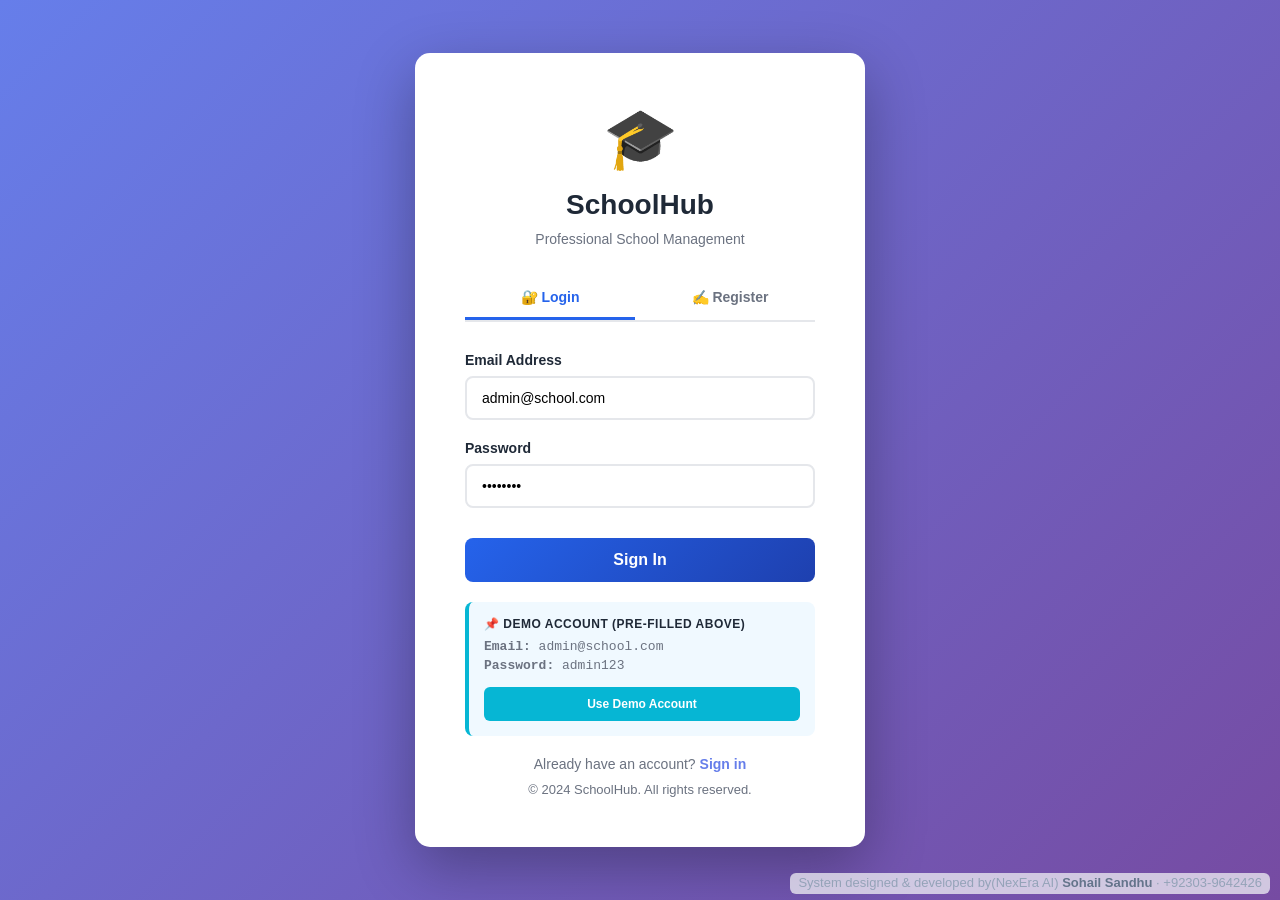
<file: frontend/register.html>
<!DOCTYPE html>
<html lang="en">
<head>
    <meta charset="UTF-8">
    <meta name="viewport" content="width=device-width, initial-scale=1.0">
    <title>School Management System - Register</title>
    <style>
        * {
            margin: 0;
            padding: 0;
            box-sizing: border-box;
        }

        :root {
            --primary: #2563eb;
            --primary-dark: #1e40af;
            --secondary: #7c3aed;
            --accent: #ec4899;
            --success: #10b981;
            --warning: #f59e0b;
            --danger: #ef4444;
            --info: #06b6d4;
            --dark: #1f2937;
            --light: #f9fafb;
            --gray: #6b7280;
            --border: #e5e7eb;
        }

        html, body {
            height: 100%;
            font-family: 'Segoe UI', Tahoma, Geneva, Verdana, sans-serif;
        }

        body {
            display: flex;
            align-items: center;
            justify-content: center;
            background: linear-gradient(135deg, #667eea 0%, #764ba2 100%);
            min-height: 100vh;
            min-height: 100dvh;
            padding: 20px;
        }

        .auth-container {
            width: 100%;
            max-width: 450px;
            background: white;
            border-radius: 15px;
            box-shadow: 0 20px 60px rgba(0, 0, 0, 0.3);
            padding: 50px;
            animation: slideUp 0.5s ease-out;
        }

        @keyframes slideUp {
            from { opacity: 0; transform: translateY(30px); }
            to { opacity: 1; transform: translateY(0); }
        }

        .auth-header {
            text-align: center;
            margin-bottom: 30px;
        }

        .logo-icon { font-size: 60px; margin-bottom: 15px; }

        .logo-text {
            font-size: 28px;
            font-weight: 700;
            color: var(--dark);
            margin-bottom: 10px;
        }

        .logo-subtitle { font-size: 14px; color: var(--gray); }

        .tabs {
            display: flex;
            gap: 10px;
            margin-bottom: 30px;
            border-bottom: 2px solid var(--border);
        }

        .tab-button {
            flex: 1;
            padding: 12px;
            border: none;
            background: none;
            font-weight: 600;
            color: var(--gray);
            cursor: pointer;
            border-bottom: 3px solid transparent;
            transition: all 0.3s;
            font-size: 14px;
        }

        .tab-button.active {
            color: var(--primary);
            border-bottom-color: var(--primary);
        }

        .tab-button:hover { color: var(--dark); }

        .form-group { margin-bottom: 20px; }

        .form-group label {
            display: block;
            font-weight: 600;
            color: var(--dark);
            margin-bottom: 8px;
            font-size: 14px;
        }

        .form-group input,
        .form-group select {
            width: 100%;
            padding: 12px 15px;
            border: 2px solid var(--border);
            border-radius: 8px;
            font-family: inherit;
            font-size: 14px;
            transition: all 0.3s;
        }

        .form-group input:focus,
        .form-group select:focus {
            outline: none;
            border-color: var(--primary);
            box-shadow: 0 0 0 3px rgba(37, 99, 235, 0.1);
        }

        .form-group input::placeholder { color: #9ca3af; }

        .password-strength {
            margin-top: 6px;
            height: 4px;
            border-radius: 2px;
            background: var(--border);
            overflow: hidden;
        }

        .password-strength-bar {
            height: 100%;
            width: 0%;
            transition: all 0.3s;
            border-radius: 2px;
        }

        .password-hint {
            font-size: 11px;
            color: var(--gray);
            margin-top: 4px;
        }

        .submit-btn {
            width: 100%;
            padding: 13px;
            background: linear-gradient(135deg, var(--primary), var(--primary-dark));
            color: white;
            border: none;
            border-radius: 8px;
            font-weight: 700;
            font-size: 16px;
            cursor: pointer;
            transition: all 0.3s;
            margin-top: 10px;
        }

        .submit-btn:hover {
            transform: translateY(-2px);
            box-shadow: 0 10px 25px rgba(37, 99, 235, 0.3);
        }

        .submit-btn:active { transform: translateY(0); }

        .submit-btn.loading { opacity: 0.7; cursor: not-allowed; }
        .submit-btn:disabled { opacity: 0.7; cursor: not-allowed; }

        .alert {
            padding: 12px 15px;
            border-radius: 8px;
            margin-bottom: 20px;
            display: none;
            animation: slideDown 0.3s ease-out;
        }

        .alert.show { display: block; }

        .alert-success {
            background: #d1fae5;
            color: #065f46;
            border-left: 4px solid var(--success);
        }

        .alert-error {
            background: #fee2e2;
            color: #991b1b;
            border-left: 4px solid var(--danger);
        }

        .alert-info {
            background: #cffafe;
            color: #164e63;
            border-left: 4px solid var(--info);
        }

        @keyframes slideDown {
            from { opacity: 0; transform: translateY(-10px); }
            to { opacity: 1; transform: translateY(0); }
        }

        .footer-text {
            text-align: center;
            margin-top: 20px;
            font-size: 13px;
            color: var(--gray);
        }

        .footer-text a {
            color: var(--primary);
            text-decoration: none;
            font-weight: 600;
        }

        .footer-text a:hover { text-decoration: underline; }

        .demo-info {
            background: #f0f9ff;
            padding: 15px;
            border-radius: 8px;
            margin-top: 20px;
            border-left: 4px solid var(--info);
            display: none;
        }

        .demo-info.show { display: block; }

        .demo-info h4 {
            font-size: 12px;
            font-weight: 700;
            color: var(--dark);
            margin-bottom: 8px;
            text-transform: uppercase;
            letter-spacing: 0.5px;
        }

        .demo-info p {
            font-size: 13px;
            color: var(--gray);
            margin: 4px 0;
            font-family: 'Courier New', monospace;
        }

        .demo-btn {
            background: var(--info);
            color: white;
            border: none;
            padding: 10px 15px;
            border-radius: 6px;
            font-size: 12px;
            font-weight: 600;
            cursor: pointer;
            margin-top: 10px;
            width: 100%;
            transition: all 0.3s;
        }

        .demo-btn:hover { background: #0891b2; }

        .debug-info {
            background: #f3f4f6;
            padding: 10px;
            border-radius: 6px;
            margin-top: 15px;
            font-size: 12px;
            color: var(--dark);
            display: none;
            max-height: 150px;
            overflow-y: auto;
            font-family: monospace;
            border: 1px solid #e5e7eb;
        }

        .debug-info.show { display: block; }

        .tab-content { display: none; }
        .tab-content.active { display: block; }

        .loading-spinner {
            display: inline-block;
            width: 16px;
            height: 16px;
            border: 3px solid rgba(255, 255, 255, 0.3);
            border-radius: 50%;
            border-top-color: white;
            animation: spin 1s linear infinite;
            margin-right: 8px;
        }

        @keyframes spin { to { transform: rotate(360deg); } }

        @media (max-width: 480px) {
            .auth-container { padding: 30px 20px; }
            .logo-text { font-size: 24px; }
            .logo-icon { font-size: 50px; }
        }
    </style>
</head>
<body>
    <div class="auth-container">
        <div class="auth-header">
            <div class="logo-icon">🎓</div>
            <div class="logo-text">SchoolHub</div>
            <div class="logo-subtitle">Professional School Management</div>
        </div>

        <div class="alert alert-success" id="successAlert"></div>
        <div class="alert alert-error" id="errorAlert"></div>
        <div class="alert alert-info" id="infoAlert"></div>

        <div class="tabs">
            <button class="tab-button active" onclick="switchTab('login')">🔐 Login</button>
            <button class="tab-button" onclick="switchTab('register')">✍️ Register</button>
        </div>

        <!-- LOGIN TAB -->
        <div class="tab-content active" id="loginTab">
            <form id="loginForm" onsubmit="handleLogin(event)">
                <div class="form-group">
                    <label>Email Address</label>
                    <input type="email" id="loginEmail" placeholder="your@email.com" value="admin@school.com" required>
                </div>

                <div class="form-group">
                    <label>Password</label>
                    <input type="password" id="loginPassword" placeholder="Enter your password" value="admin123" required>
                </div>

                <button type="submit" class="submit-btn" id="loginBtn">Sign In</button>
            </form>

            <div class="demo-info show" id="demoLoginInfo">
                <h4>📌 Demo Account (Pre-filled Above)</h4>
                <p><strong>Email:</strong> admin@school.com</p>
                <p><strong>Password:</strong> admin123</p>
                <button type="button" class="demo-btn" onclick="useDemoAccount()">Use Demo Account</button>
            </div>

            <div class="debug-info" id="loginDebugInfo"></div>
        </div>

        <!-- REGISTER TAB -->
        <div class="tab-content" id="registerTab">
            <form id="registerForm" onsubmit="handleRegister(event)">
                <div class="form-group">
                    <label>School Name *</label>
                    <input type="text" id="registerSchoolName" placeholder="Your school name" required>
                </div>

                <div class="form-group">
                    <label>Admin Full Name *</label>
                    <input type="text" id="registerAdminName" placeholder="Your full name" required>
                </div>

                <div class="form-group">
                    <label>Email Address *</label>
                    <input type="email" id="registerEmail" placeholder="your@email.com" required>
                </div>

                <div class="form-group">
                    <label>Password *</label>
                    <input type="password" id="registerPassword" placeholder="At least 8 characters" required oninput="checkPasswordStrength()">
                    <div class="password-strength">
                        <div class="password-strength-bar" id="strengthBar"></div>
                    </div>
                    <div class="password-hint" id="passwordHint">Minimum 8 characters</div>
                </div>

                <div class="form-group">
                    <label>Confirm Password *</label>
                    <input type="password" id="registerPasswordConfirm" placeholder="Confirm password" required>
                </div>

                <div class="form-group">
                    <label>School Phone (Optional)</label>
                    <input type="tel" id="registerPhone" placeholder="e.g., 03001234567">
                </div>

                <div class="form-group">
                    <label>School City (Optional)</label>
                    <input type="text" id="registerCity" placeholder="e.g., Lahore">
                </div>

                <button type="submit" class="submit-btn" id="registerBtn">Create Account</button>
            </form>

            <div class="debug-info" id="registerDebugInfo"></div>
        </div>

        <div class="footer-text">
            <p style="margin-bottom: 10px; font-size: 14px;">Already have an account? <a href="login.html" style="color: #667eea; font-weight: 600; text-decoration: none;">Sign in</a></p>
            <p>© 2024 SchoolHub. All rights reserved.</p>
        </div>
    </div>

    <script>
        const API_BASE = (window.location.protocol === "file:" || !window.location.origin || window.location.origin === "null")
            ? "http://127.0.0.1:8000"
            : window.location.origin;
        let debugMode = true;

        function log(message, logType = "info") {
            const timestamp = new Date().toLocaleTimeString();
            const prefix = `[${timestamp}] [${String(logType).toUpperCase()}]`;
            console.log(prefix + " " + message);
        }

        function showDebugInfo(message, elementId) {
            if (debugMode) {
                const debugEl = document.getElementById(elementId);
                const timestamp = new Date().toLocaleTimeString();
                debugEl.innerHTML += `<div>[${timestamp}] ${message}</div>`;
                debugEl.scrollTop = debugEl.scrollHeight;
            }
        }

        function switchTab(tabName) {
            log("Switching to tab: " + tabName);

            document.querySelectorAll('.tab-content').forEach(tab => {
                tab.classList.remove('active');
            });
            document.querySelectorAll('.tab-button').forEach(btn => {
                btn.classList.remove('active');
            });

            document.getElementById(tabName + 'Tab').classList.add('active');
            event.target.classList.add('active');

            if (tabName === 'register') {
                document.getElementById('demoLoginInfo').classList.remove('show');
                document.getElementById('registerDebugInfo').classList.add('show');
            } else {
                document.getElementById('demoLoginInfo').classList.add('show');
                document.getElementById('loginDebugInfo').classList.add('show');
            }
        }

        function showAlert(message, alertType = "error") {
            log("Alert [" + alertType + "]: " + message);

            const alertMap = {
                success: "successAlert",
                error: "errorAlert",
                info: "infoAlert"
            };

            const alertId = alertMap[alertType] || "errorAlert";
            const alert = document.getElementById(alertId);
            alert.textContent = message;
            alert.classList.add("show");

            if (alertType === "success") {
                setTimeout(() => {
                    window.location.href = "professional_dashboard.html";
                }, 1500);
            } else {
                setTimeout(() => alert.classList.remove("show"), 5000);
            }
        }

        function useDemoAccount() {
            log("Using demo account");
            document.getElementById("loginEmail").value = "admin@school.com";
            document.getElementById("loginPassword").value = "admin123";
        }

        function checkPasswordStrength() {
            const password = document.getElementById("registerPassword").value;
            const bar = document.getElementById("strengthBar");
            const hint = document.getElementById("passwordHint");

            let strength = 0;
            if (password.length >= 8) strength += 25;
            if (password.length >= 12) strength += 25;
            if (/[A-Z]/.test(password)) strength += 25;
            if (/[0-9]/.test(password)) strength += 12.5;
            if (/[^A-Za-z0-9]/.test(password)) strength += 12.5;

            bar.style.width = strength + "%";

            if (strength < 30) {
                bar.style.background = "var(--danger)";
                hint.textContent = "Weak password";
            } else if (strength < 70) {
                bar.style.background = "var(--warning)";
                hint.textContent = "Medium strength";
            } else {
                bar.style.background = "var(--success)";
                hint.textContent = "Strong password";
            }
        }

        // Helper: safely turn any backend error detail into a readable string
        function parseErrorDetail(data) {
            if (!data) return "Unknown error";
            const detail = data.detail;
            if (!detail) return "Request failed";
            if (typeof detail === "string") return detail;
            if (Array.isArray(detail)) {
                return detail.map(d => {
                    const field = Array.isArray(d.loc) ? d.loc.join(".") : "field";
                    return `${field}: ${d.msg}`;
                }).join(", ");
            }
            try {
                return JSON.stringify(detail);
            } catch (e) {
                return "Request failed";
            }
        }

        async function handleLogin(event) {
            event.preventDefault();
            log("Login form submitted");

            const email = document.getElementById("loginEmail").value;
            const password = document.getElementById("loginPassword").value;
            const loginBtn = document.getElementById("loginBtn");

            if (!email || !password) {
                showAlert("Please enter email and password", "error");
                return;
            }

            try {
                loginBtn.classList.add("loading");
                loginBtn.disabled = true;
                loginBtn.innerHTML = '<span class="loading-spinner"></span>Signing in...';

                showDebugInfo("Sending login request to " + API_BASE + "/auth/login", 'loginDebugInfo');

                const response = await fetch(API_BASE + "/auth/login", {
                    method: "POST",
                    headers: { "Content-Type": "application/json" },
                    body: JSON.stringify({ email: email, password: password })
                });

                log("Login response status: " + response.status);
                showDebugInfo("Response status: " + response.status, 'loginDebugInfo');

                const data = await response.json();
                log("Login response received");

                if (!response.ok) {
                    throw new Error(parseErrorDetail(data));
                }

                localStorage.setItem("access_token", data.access_token);
                localStorage.setItem("user_role", data.role || "user");
                localStorage.setItem("user_email", email);
                localStorage.setItem("school_id", data.school_id);
                localStorage.setItem("user_full_name", data.full_name || "");
                localStorage.setItem("school_name", data.school_name || "");

                log("Login successful");
                showDebugInfo("✅ Login successful! Redirecting...", 'loginDebugInfo');
                showAlert("Login successful! Redirecting...", "success");
            } catch (error) {
                log("Login error: " + error.message);
                showDebugInfo("ERROR: " + error.message, 'loginDebugInfo');
                showAlert("Login failed: " + error.message, "error");
                loginBtn.classList.remove("loading");
                loginBtn.disabled = false;
                loginBtn.innerHTML = "Sign In";
            }
        }

        async function handleRegister(event) {
            event.preventDefault();
            log("Registration form submitted");

            const schoolName = document.getElementById("registerSchoolName").value;
            const adminName = document.getElementById("registerAdminName").value;
            const email = document.getElementById("registerEmail").value;
            const password = document.getElementById("registerPassword").value;
            const passwordConfirm = document.getElementById("registerPasswordConfirm").value;
            const phone = document.getElementById("registerPhone").value;
            const city = document.getElementById("registerCity").value;
            const registerBtn = document.getElementById("registerBtn");

            if (!schoolName || !adminName || !email || !password) {
                showAlert("Please fill all required fields (*)", "error");
                showDebugInfo("Validation failed: Missing required fields", 'registerDebugInfo');
                return;
            }

            if (password.length < 8) {
                showAlert("Password must be at least 8 characters", "error");
                showDebugInfo("Password validation failed: Too short", 'registerDebugInfo');
                return;
            }

            if (password !== passwordConfirm) {
                showAlert("Passwords do not match", "error");
                showDebugInfo("Password confirmation failed", 'registerDebugInfo');
                return;
            }

            try {
                registerBtn.classList.add("loading");
                registerBtn.disabled = true;
                registerBtn.innerHTML = '<span class="loading-spinner"></span>Creating Account...';

                // Create school + admin account in one call.
                // (Previously this made a separate POST /schools call first, but that
                // endpoint creates a bare school record with no admin user attached —
                // then /auth/register would try to create ANOTHER school with the same
                // email and fail with "already exists". /auth/register alone already
                // creates both the school and the admin user together.)
                showDebugInfo(`Creating account for "${schoolName}"...`, 'registerDebugInfo');

                const userResponse = await fetch(API_BASE + "/auth/register", {
                    method: "POST",
                    headers: { "Content-Type": "application/json" },
                    body: JSON.stringify({
                        school_name: schoolName,
                        email: email,
                        password: password,
                        admin_name: adminName
                    })
                });

                log("Registration status: " + userResponse.status);
                showDebugInfo("Registration response: " + userResponse.status, 'registerDebugInfo');

                const userData = await userResponse.json();

                if (!userResponse.ok) {
                    throw new Error(parseErrorDetail(userData) || "Failed to create account");
                }

                // /auth/register returns tokens directly on success.
                if (userData.access_token) {
                    localStorage.setItem("access_token", userData.access_token);
                    localStorage.setItem("user_role", userData.role || "admin");
                    localStorage.setItem("user_email", email);
                    localStorage.setItem("school_id", userData.school_id);
                    localStorage.setItem("user_full_name", userData.full_name || "");
                    localStorage.setItem("school_name", userData.school_name || "");

                    showDebugInfo("✅ Account created and logged in successfully!", 'registerDebugInfo');
                    showAlert("Account created successfully! Redirecting...", "success");
                    return;
                }

                showDebugInfo("✅ Account created successfully", 'registerDebugInfo');

                // Fallback: Auto Login (only reached if /auth/register didn't return a token directly)
                showDebugInfo("Step 2: Auto-logging in...", 'registerDebugInfo');

                const loginResponse = await fetch(API_BASE + "/auth/login", {
                    method: "POST",
                    headers: { "Content-Type": "application/json" },
                    body: JSON.stringify({ email: email, password: password })
                });

                log("Auto-login status: " + loginResponse.status);
                showDebugInfo("Auto-login response: " + loginResponse.status, 'registerDebugInfo');

                const loginData = await loginResponse.json();

                if (loginResponse.ok) {
                    localStorage.setItem("access_token", loginData.access_token);
                    localStorage.setItem("user_role", loginData.role || "admin");
                    localStorage.setItem("user_email", email);
                    localStorage.setItem("school_id", loginData.school_id);
                    localStorage.setItem("user_full_name", loginData.full_name || "");
                    localStorage.setItem("school_name", loginData.school_name || "");

                    showDebugInfo("✅ Auto-login successful! Redirecting...", 'registerDebugInfo');
                    showAlert("Account created successfully! Redirecting...", "success");
                } else {
                    showAlert("Account created! Please login manually.", "info");
                    showDebugInfo("Auto-login failed, user needs to login manually", 'registerDebugInfo');
                    setTimeout(() => {
                        document.getElementById("loginEmail").value = email;
                        document.getElementById("loginPassword").value = password;
                        switchTab('login');
                    }, 1500);
                }
            } catch (error) {
                log("Registration error: " + error.message);
                showDebugInfo("ERROR: " + error.message, 'registerDebugInfo');
                showAlert("Registration failed: " + error.message, "error");
                registerBtn.classList.remove("loading");
                registerBtn.disabled = false;
                registerBtn.innerHTML = "Create Account";
            }
        }

        window.addEventListener("load", () => {
            const token = localStorage.getItem("access_token");
            if (token) {
                log("User already logged in, redirecting to dashboard");
                window.location.href = "professional_dashboard.html";
            }

            log("Register page loaded successfully");
            log("API Base: " + API_BASE);
        });

        document.addEventListener("keydown", (e) => {
            if (e.ctrlKey && e.key === 'd') {
                debugMode = !debugMode;
                document.querySelectorAll('.debug-info').forEach(el => {
                    el.classList.toggle('show');
                });
                log("Debug mode: " + (debugMode ? "ON" : "OFF"));
            }
        });
    </script>
    <script src="js/branding.js"></script>
</body>
</html>
</file>
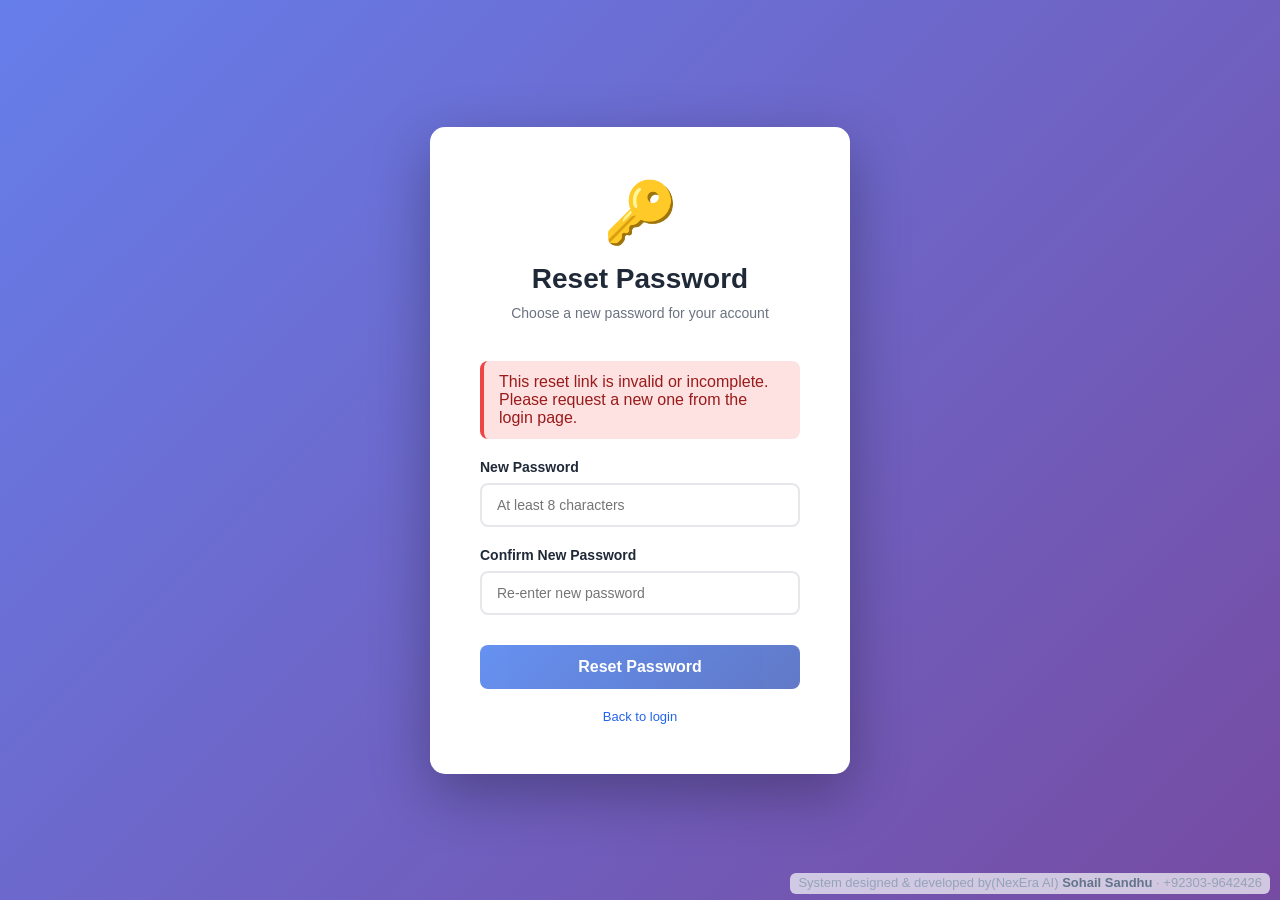
<file: frontend/reset-password.html>
<!DOCTYPE html>
<html lang="en">
<head>
    <meta charset="UTF-8">
    <meta name="viewport" content="width=device-width, initial-scale=1.0">
    <title>Reset Password - SchoolHub</title>
    <style>
        * { margin: 0; padding: 0; box-sizing: border-box; }

        :root {
            --primary: #2563eb;
            --primary-dark: #1e40af;
            --success: #10b981;
            --danger: #ef4444;
            --dark: #1f2937;
            --gray: #6b7280;
            --border: #e5e7eb;
        }

        html, body { height: 100%; font-family: 'Segoe UI', Tahoma, Geneva, Verdana, sans-serif; }

        body {
            display: flex;
            align-items: center;
            justify-content: center;
            background: linear-gradient(135deg, #667eea 0%, #764ba2 100%);
            min-height: 100vh;
            min-height: 100dvh;
            padding: 20px;
        }

        .login-container {
            width: 100%;
            max-width: 420px;
            background: white;
            border-radius: 15px;
            box-shadow: 0 20px 60px rgba(0, 0, 0, 0.3);
            padding: 50px;
        }

        .login-header { text-align: center; margin-bottom: 40px; }
        .logo-icon { font-size: 60px; margin-bottom: 15px; }
        .logo-text { font-size: 28px; font-weight: 700; color: var(--dark); margin-bottom: 10px; }
        .logo-subtitle { font-size: 14px; color: var(--gray); }

        .form-group { margin-bottom: 20px; }
        .form-group label { display: block; font-weight: 600; color: var(--dark); margin-bottom: 8px; font-size: 14px; }
        .form-group input {
            width: 100%;
            padding: 12px 15px;
            border: 2px solid var(--border);
            border-radius: 8px;
            font-family: inherit;
            font-size: 14px;
        }
        .form-group input:focus {
            outline: none;
            border-color: var(--primary);
            box-shadow: 0 0 0 3px rgba(37, 99, 235, 0.1);
        }

        .login-btn {
            width: 100%;
            padding: 13px;
            background: linear-gradient(135deg, var(--primary), var(--primary-dark));
            color: white;
            border: none;
            border-radius: 8px;
            font-weight: 700;
            font-size: 16px;
            cursor: pointer;
            margin-top: 10px;
        }

        .login-btn:disabled { opacity: 0.7; cursor: not-allowed; }

        .alert {
            padding: 12px 15px;
            border-radius: 8px;
            margin-bottom: 20px;
            display: none;
        }
        .alert.show { display: block; }
        .alert-error { background: #fee2e2; color: #991b1b; border-left: 4px solid var(--danger); }
        .alert-success { background: #d1fae5; color: #065f46; border-left: 4px solid var(--success); }

        .login-footer { text-align: center; margin-top: 20px; font-size: 13px; }
        .login-footer a { color: var(--primary); text-decoration: none; }
    </style>
</head>
<body>
    <div class="login-container">
        <div class="login-header">
            <div class="logo-icon">🔑</div>
            <div class="logo-text">Reset Password</div>
            <div class="logo-subtitle">Choose a new password for your account</div>
        </div>

        <div class="alert alert-error" id="errorAlert"></div>
        <div class="alert alert-success" id="successAlert"></div>

        <form id="resetForm" onsubmit="handleReset(event)">
            <div class="form-group">
                <label>New Password</label>
                <input type="password" id="newPassword" placeholder="At least 8 characters" required minlength="8">
            </div>
            <div class="form-group">
                <label>Confirm New Password</label>
                <input type="password" id="confirmPassword" placeholder="Re-enter new password" required minlength="8">
            </div>
            <button type="submit" class="login-btn" id="resetBtn">Reset Password</button>
        </form>

        <div class="login-footer">
            <a href="login.html">Back to login</a>
        </div>
    </div>

    <script>
        const API_BASE = (window.location.protocol === "file:" || !window.location.origin || window.location.origin === "null")
            ? "http://127.0.0.1:8000"
            : window.location.origin;

        function showAlert(message, type = "error") {
            const alertId = type === "success" ? "successAlert" : "errorAlert";
            document.getElementById(alertId).textContent = message;
            document.getElementById(alertId).classList.add("show");
        }

        function getTokenFromUrl() {
            const params = new URLSearchParams(window.location.search);
            return params.get("token");
        }

        async function handleReset(event) {
            event.preventDefault();

            const token = getTokenFromUrl();
            if (!token) {
                showAlert("This reset link is missing its token. Please use the link from your email.");
                return;
            }

            const newPassword = document.getElementById("newPassword").value;
            const confirmPassword = document.getElementById("confirmPassword").value;

            if (newPassword !== confirmPassword) {
                showAlert("Passwords do not match.");
                return;
            }

            const btn = document.getElementById("resetBtn");
            btn.disabled = true;
            btn.textContent = "Resetting...";

            try {
                const response = await fetch(API_BASE + "/auth/reset-password", {
                    method: "POST",
                    headers: { "Content-Type": "application/json" },
                    body: JSON.stringify({ token, new_password: newPassword })
                });
                const data = await response.json();

                if (response.ok) {
                    document.getElementById("resetForm").style.display = "none";
                    showAlert(data.message || "Password reset successfully!", "success");
                    setTimeout(() => { window.location.href = "login.html"; }, 2000);
                } else {
                    showAlert(data.detail || "Something went wrong. Please request a new reset link.");
                    btn.disabled = false;
                    btn.textContent = "Reset Password";
                }
            } catch (error) {
                showAlert("Network error. Please try again.");
                btn.disabled = false;
                btn.textContent = "Reset Password";
            }
        }

        // Warn immediately if there's no token at all (link was malformed/incomplete)
        window.addEventListener("load", () => {
            if (!getTokenFromUrl()) {
                showAlert("This reset link is invalid or incomplete. Please request a new one from the login page.");
                document.getElementById("resetBtn").disabled = true;
            }
        });
    </script>
    <script src="js/branding.js"></script>
</body>
</html>
</file>
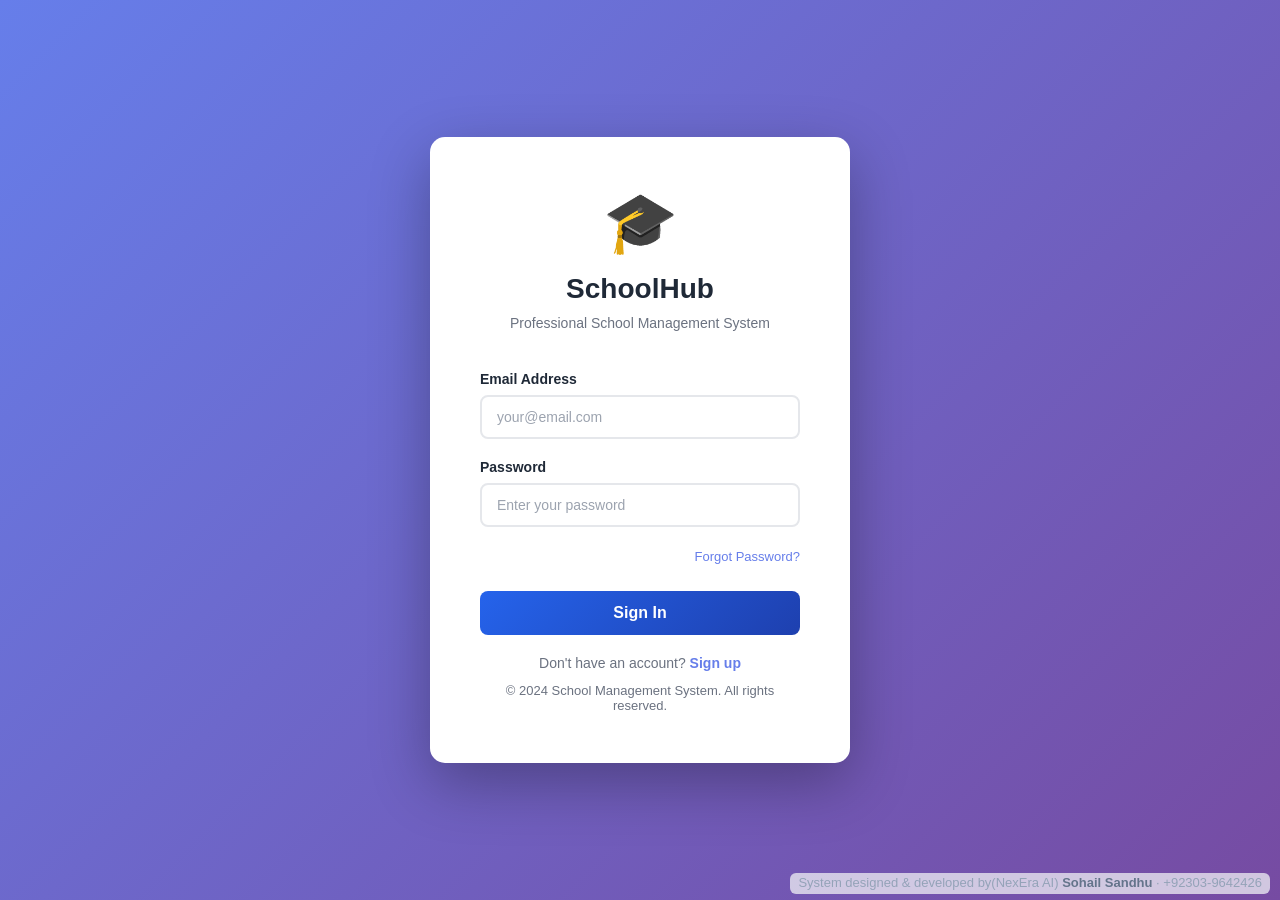
<file: frontend/student-documents.html>
<!DOCTYPE html>
<html lang="en">
<head>
<meta charset="UTF-8" />
<meta name="viewport" content="width=device-width, initial-scale=1.0" />
<title>Student Documents - SchoolHub</title>
<link rel="stylesheet" href="css/style.css" />
<style>
  body { background: #f4f6f9; margin: 0; font-family: inherit; }
  .topbar { background: #1e293b; color: #fff; padding: 1rem 1.5rem; display: flex; justify-content: space-between; align-items: center; }
  .container { max-width: 800px; margin: 1.5rem auto; padding: 0 1rem; }
  .card { background: #fff; border-radius: 10px; padding: 1.2rem 1.4rem; margin-bottom: 1.2rem; box-shadow: 0 2px 8px rgba(0,0,0,0.05); }
  select, input, button { padding: 0.5rem 0.7rem; border: 1px solid #ddd; border-radius: 6px; font-size: 0.9rem; }
  .row-form { display: flex; gap: 0.6rem; flex-wrap: wrap; align-items: center; margin-bottom: 1rem; }
  .row-form button { background: #16a34a; color: #fff; border: none; cursor: pointer; }
  table { width: 100%; border-collapse: collapse; font-size: 0.9rem; }
  th, td { text-align: left; padding: 0.5rem 0.6rem; border-bottom: 1px solid #eee; }
  .msg { font-size: 0.85rem; margin-top: 0.5rem; }
  .msg.error { color: #dc2626; } .msg.ok { color: #16a34a; }
  .doc-tag { display:inline-block; padding:0.15rem 0.55rem; border-radius:999px; background:#e0e7ff; color:#3730a3; font-size:0.78rem; }
  a.back { color: #cbd5e1; text-decoration: none; font-size: 0.9rem; }
</style>
</head>
<body>
  <div class="topbar">
    <h1 style="font-size:1.1rem;margin:0;">Student Documents</h1>
    <a class="back" href="professional_dashboard.html">← Back to dashboard</a>
  </div>

  <div class="container">
    <div class="card">
      <div class="row-form">
        <label for="classSelect">Class:</label>
        <select id="classSelect"><option value="">Select class</option></select>
        <label for="studentSelect">Student:</label>
        <select id="studentSelect"><option value="">Select student</option></select>
      </div>
    </div>

    <div class="card">
      <h2 style="font-size:1rem;">Upload Document / Photo</h2>
      <div class="row-form">
        <select id="docType">
          <option value="profile_photo">Card Photo (profile)</option>
          <option value="id_card">ID Card scan</option>
          <option value="b_form">B-Form / CNIC</option>
          <option value="test_paper">Test Paper photo</option>
          <option value="other">Other</option>
        </select>
        <input type="text" id="docLabel" placeholder="Label (optional, e.g. 'July test')" style="width:220px" />
        <input type="file" id="docFile" accept="image/*,application/pdf" />
        <button onclick="uploadDoc()">Upload</button>
      </div>
      <div class="msg" id="uploadMsg"></div>
    </div>

    <div class="card">
      <h2 style="font-size:1rem;">Uploaded Documents</h2>
      <table>
        <thead><tr><th>Type</th><th>Label</th><th>File</th><th>Uploaded</th><th></th><th></th></tr></thead>
        <tbody id="docTable"></tbody>
      </table>
    </div>
  </div>

<script>
const API_BASE = (window.location.protocol === "file:" || !window.location.origin || window.location.origin === "null")
    ? "http://127.0.0.1:8000"
    : window.location.origin;

const token = localStorage.getItem("access_token");
if (!token) window.location.href = "login.html";

async function authFetch(path, options = {}) {
  const headers = { ...(options.headers || {}), Authorization: `Bearer ${token}` };
  const res = await fetch(`${API_BASE}${path}`, { ...options, headers });
  const data = await res.json().catch(() => ({}));
  if (!res.ok) throw new Error(data.detail || "Request failed");
  return data;
}

let allStudents = [];

async function init() {
  allStudents = await authFetch("/students");
  const classes = [...new Set(allStudents.map(s => s.class_name))].sort();
  document.getElementById("classSelect").innerHTML =
    `<option value="">Select class</option>` + classes.map(c => `<option value="${c}">${c}</option>`).join("");
}

document.getElementById("classSelect").addEventListener("change", (e) => {
  const cls = e.target.value;
  const filtered = allStudents.filter(s => s.class_name === cls);
  document.getElementById("studentSelect").innerHTML =
    `<option value="">Select student</option>` +
    filtered.map(s => `<option value="${s.id}">${s.roll_number} - ${s.name}</option>`).join("");
  document.getElementById("docTable").innerHTML = "";
});

document.getElementById("studentSelect").addEventListener("change", loadDocs);

async function loadDocs() {
  const studentId = document.getElementById("studentSelect").value;
  if (!studentId) { document.getElementById("docTable").innerHTML = ""; return; }
  const docs = await authFetch(`/students/${studentId}/documents`);
  document.getElementById("docTable").innerHTML = docs.map(d => `
    <tr>
      <td><span class="doc-tag">${d.doc_type}</span></td>
      <td>${d.label || "—"}</td>
      <td>${d.file_name || "—"}</td>
      <td>${new Date(d.created_at).toLocaleDateString()}</td>
      <td><button onclick="viewDoc(${studentId}, ${d.id})">View</button></td>
      <td><button onclick="deleteDoc(${studentId}, ${d.id})" style="background:#dc2626;color:#fff;border:none;">Delete</button></td>
    </tr>`).join("") || "<tr><td colspan='6'>No documents uploaded yet.</td></tr>";
}

async function uploadDoc() {
  const msg = document.getElementById("uploadMsg");
  msg.textContent = ""; msg.className = "msg";
  const studentId = document.getElementById("studentSelect").value;
  if (!studentId) { msg.textContent = "Select a student first."; msg.classList.add("error"); return; }

  const file = document.getElementById("docFile").files[0];
  if (!file) { msg.textContent = "Choose a file first."; msg.classList.add("error"); return; }

  const docType = document.getElementById("docType").value;
  const label = document.getElementById("docLabel").value;

  const form = new FormData();
  form.append("file", file);

  const params = new URLSearchParams({ doc_type: docType });
  if (label) params.append("label", label);

  try {
    await authFetch(`/students/${studentId}/documents?${params.toString()}`, {
      method: "POST",
      body: form,
    });
    msg.textContent = "Uploaded successfully."; msg.classList.add("ok");
    document.getElementById("docFile").value = "";
    document.getElementById("docLabel").value = "";
    await loadDocs();
  } catch (err) {
    msg.textContent = err.message; msg.classList.add("error");
  }
}

async function viewDoc(studentId, docId) {
  try {
    const { url } = await authFetch(`/students/${studentId}/documents/${docId}/url`);
    window.open(url, "_blank");
  } catch (err) {
    alert(err.message);
  }
}

async function deleteDoc(studentId, docId) {
  if (!confirm("Delete this document?")) return;
  try {
    await authFetch(`/students/${studentId}/documents/${docId}`, { method: "DELETE" });
    await loadDocs();
  } catch (err) {
    alert(err.message);
  }
}

init();
</script>
    <script src="js/branding.js"></script>
</body>
</html>
</file>
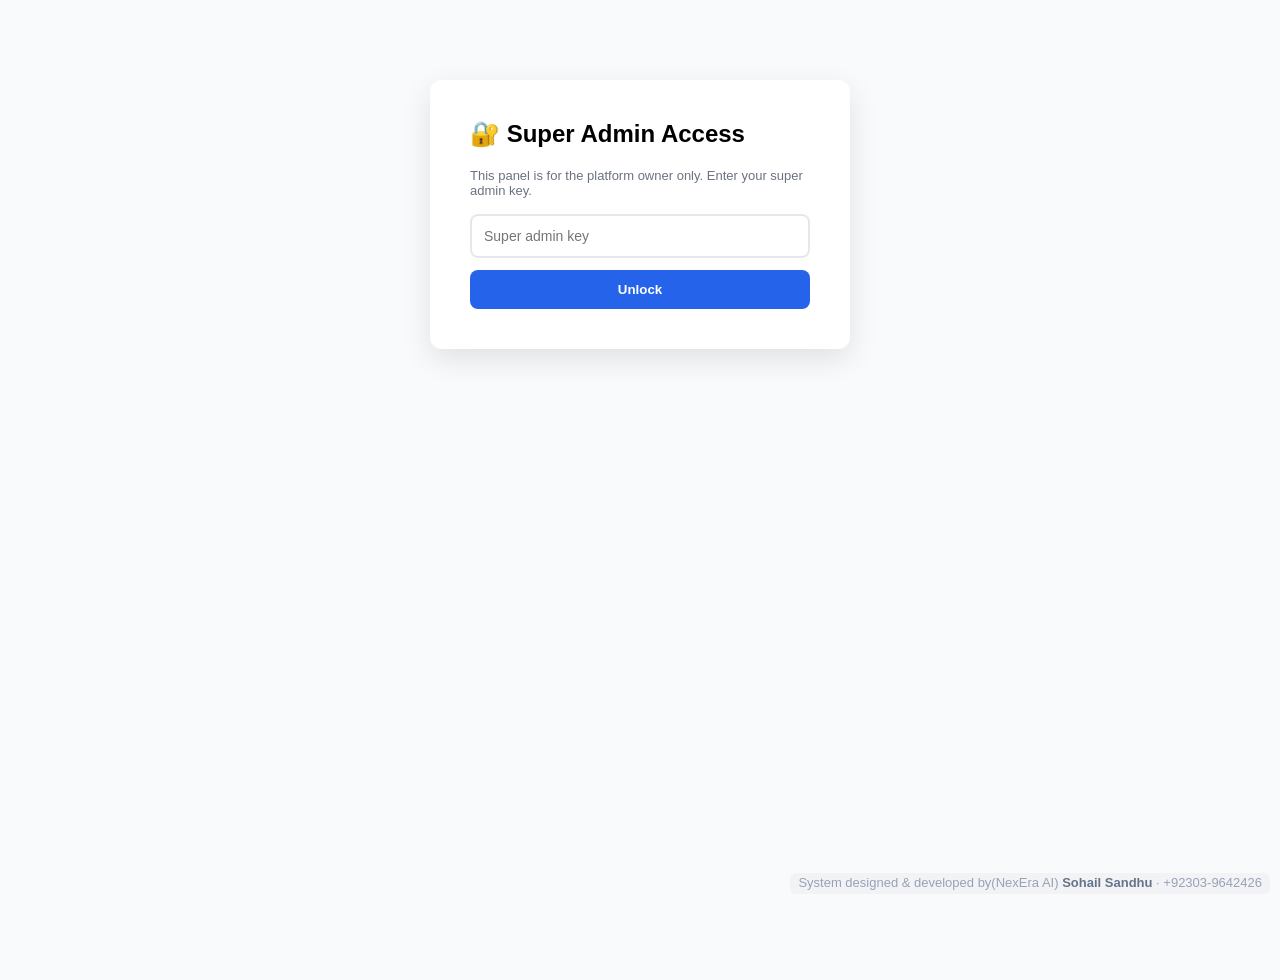
<file: frontend/superadmin.html>
<!DOCTYPE html>
<html lang="en">
<head>
    <meta charset="UTF-8">
    <meta name="viewport" content="width=device-width, initial-scale=1.0">
    <title>Super Admin - SchoolHub Platform</title>
    <style>
        * { margin: 0; padding: 0; box-sizing: border-box; }

        :root {
            --primary: #1f2937;
            --accent: #2563eb;
            --success: #10b981;
            --warning: #f59e0b;
            --danger: #ef4444;
            --gray: #6b7280;
            --border: #e5e7eb;
            --bg: #f9fafb;
        }

        html, body { height: 100%; font-family: 'Segoe UI', Tahoma, Geneva, Verdana, sans-serif; background: var(--bg); }

        .header {
            background: var(--primary);
            color: white;
            padding: 20px 30px;
            display: flex;
            justify-content: space-between;
            align-items: center;
        }

        .header h1 { font-size: 18px; }
        .header .badge { background: var(--danger); padding: 4px 10px; border-radius: 6px; font-size: 11px; font-weight: 700; }

        .container { max-width: 1100px; margin: 30px auto; padding: 0 20px; }

        .gate {
            max-width: 420px;
            margin: 80px auto;
            background: white;
            padding: 40px;
            border-radius: 12px;
            box-shadow: 0 10px 30px rgba(0,0,0,0.1);
        }
        .gate h2 { margin-bottom: 20px; }
        .gate input {
            width: 100%;
            padding: 12px;
            border: 2px solid var(--border);
            border-radius: 8px;
            margin-bottom: 12px;
            font-size: 14px;
        }
        .gate button {
            width: 100%;
            padding: 12px;
            background: var(--accent);
            color: white;
            border: none;
            border-radius: 8px;
            font-weight: 700;
            cursor: pointer;
        }
        .gate .error { color: var(--danger); font-size: 13px; margin-top: 8px; display: none; }

        .stats { display: flex; gap: 16px; margin-bottom: 24px; }
        .stat-card {
            flex: 1;
            background: white;
            padding: 18px;
            border-radius: 10px;
            box-shadow: 0 2px 8px rgba(0,0,0,0.05);
        }
        .stat-card .value { font-size: 26px; font-weight: 700; }
        .stat-card .label { font-size: 12px; color: var(--gray); text-transform: uppercase; }

        table { width: 100%; background: white; border-collapse: collapse; border-radius: 10px; overflow: hidden; box-shadow: 0 2px 8px rgba(0,0,0,0.05); }
        th, td { padding: 12px 14px; text-align: left; border-bottom: 1px solid var(--border); font-size: 13px; }
        th { background: #f3f4f6; font-weight: 700; text-transform: uppercase; font-size: 11px; color: var(--gray); }

        .badge-active { background: #d1fae5; color: #065f46; padding: 3px 8px; border-radius: 6px; font-size: 11px; font-weight: 700; }
        .badge-inactive { background: #fee2e2; color: #991b1b; padding: 3px 8px; border-radius: 6px; font-size: 11px; font-weight: 700; }

        .btn { padding: 6px 10px; border: none; border-radius: 6px; font-size: 12px; cursor: pointer; font-weight: 600; margin-right: 4px; }
        .btn-deactivate { background: var(--warning); color: white; }
        .btn-reactivate { background: var(--success); color: white; }
        .btn-delete { background: var(--danger); color: white; }

        .empty { text-align: center; padding: 40px; color: var(--gray); }
        .hidden { display: none; }
    </style>
</head>
<body>
    <!-- Access gate: must enter the super admin secret key first -->
    <div class="gate" id="gateScreen">
        <h2>🔐 Super Admin Access</h2>
        <p style="color: var(--gray); font-size: 13px; margin-bottom: 16px;">This panel is for the platform owner only. Enter your super admin key.</p>
        <input type="password" id="secretKeyInput" placeholder="Super admin key">
        <button onclick="unlockPanel()">Unlock</button>
        <div class="error" id="gateError">Invalid key. Please try again.</div>
    </div>

    <!-- Main panel (hidden until unlocked) -->
    <div id="mainPanel" class="hidden">
        <div class="header">
            <h1>🏫 SchoolHub — Platform Admin</h1>
            <span class="badge">SUPER ADMIN</span>
        </div>

        <div class="container">
            <div class="stats">
                <div class="stat-card">
                    <div class="value" id="totalSchoolsStat">-</div>
                    <div class="label">Total Schools</div>
                </div>
                <div class="stat-card">
                    <div class="value" id="activeSchoolsStat">-</div>
                    <div class="label">Active Schools</div>
                </div>
            </div>

            <div id="tableContainer">
                <p class="empty">Loading...</p>
            </div>
        </div>
    </div>

    <script>
        const API_BASE = (window.location.protocol === "file:" || !window.location.origin || window.location.origin === "null")
            ? "http://127.0.0.1:8000"
            : window.location.origin;

        let superAdminKey = "";

        async function unlockPanel() {
            const key = document.getElementById("secretKeyInput").value;
            if (!key) return;

            // Validate the key by actually calling the API — not just storing it blindly.
            try {
                const response = await fetch(API_BASE + "/superadmin/schools", {
                    headers: { "X-Super-Admin-Key": key }
                });

                if (!response.ok) {
                    document.getElementById("gateError").style.display = "block";
                    return;
                }

                superAdminKey = key;
                sessionStorage.setItem("super_admin_key", key); // session-only, cleared when tab closes
                document.getElementById("gateScreen").classList.add("hidden");
                document.getElementById("mainPanel").classList.remove("hidden");

                const data = await response.json();
                renderSchools(data);
            } catch (error) {
                document.getElementById("gateError").textContent = "Network error. Please check your connection.";
                document.getElementById("gateError").style.display = "block";
            }
        }

        function renderSchools(data) {
            document.getElementById("totalSchoolsStat").textContent = data.total_schools;
            document.getElementById("activeSchoolsStat").textContent = data.active_schools;

            const container = document.getElementById("tableContainer");
            if (data.schools.length === 0) {
                container.innerHTML = `<p class="empty">No schools registered yet.</p>`;
                return;
            }

            const rows = data.schools.map(s => `
                <tr>
                    <td><strong>${s.name}</strong></td>
                    <td>${s.email}</td>
                    <td>${s.city || "-"}</td>
                    <td>${s.student_count}</td>
                    <td>${s.created_at ? new Date(s.created_at).toLocaleDateString() : "-"}</td>
                    <td>${s.is_active ? '<span class="badge-active">Active</span>' : '<span class="badge-inactive">Deactivated</span>'}</td>
                    <td>
                        ${s.is_active
                            ? `<button class="btn btn-deactivate" onclick="deactivateSchool(${s.id}, '${s.name.replace(/'/g, "\\'")}')">Deactivate</button>`
                            : `<button class="btn btn-reactivate" onclick="reactivateSchool(${s.id}, '${s.name.replace(/'/g, "\\'")}')">Reactivate</button>`
                        }
                        <button class="btn btn-delete" onclick="deleteSchool(${s.id}, '${s.name.replace(/'/g, "\\'")}')">Delete</button>
                    </td>
                </tr>
            `).join("");

            container.innerHTML = `
                <table>
                    <thead>
                        <tr>
                            <th>School</th><th>Email</th><th>City</th><th>Students</th><th>Registered</th><th>Status</th><th>Actions</th>
                        </tr>
                    </thead>
                    <tbody>${rows}</tbody>
                </table>
            `;
        }

        async function refreshSchools() {
            const response = await fetch(API_BASE + "/superadmin/schools", {
                headers: { "X-Super-Admin-Key": superAdminKey }
            });
            const data = await response.json();
            renderSchools(data);
        }

        async function deactivateSchool(id, name) {
            if (!confirm(`Deactivate "${name}"? This blocks ALL logins for this school immediately (data is kept, not deleted).`)) return;
            const response = await fetch(`${API_BASE}/superadmin/schools/${id}/deactivate`, {
                method: "POST",
                headers: { "X-Super-Admin-Key": superAdminKey }
            });
            const data = await response.json();
            alert(data.message || "Done");
            refreshSchools();
        }

        async function reactivateSchool(id, name) {
            const response = await fetch(`${API_BASE}/superadmin/schools/${id}/reactivate`, {
                method: "POST",
                headers: { "X-Super-Admin-Key": superAdminKey }
            });
            const data = await response.json();
            alert(data.message || "Done");
            refreshSchools();
        }

        async function deleteSchool(id, name) {
            const confirmation = prompt(`This PERMANENTLY deletes "${name}" and ALL its data (students, fees, staff — everything). This cannot be undone.\n\nType the school name exactly to confirm:`);
            if (confirmation !== name) {
                if (confirmation !== null) alert("Name didn't match. Deletion cancelled.");
                return;
            }

            const response = await fetch(`${API_BASE}/superadmin/schools/${id}`, {
                method: "DELETE",
                headers: { "X-Super-Admin-Key": superAdminKey }
            });
            const data = await response.json();
            alert(data.message || "Done");
            refreshSchools();
        }

        // Auto-unlock if a key was already validated earlier this session
        window.addEventListener("load", () => {
            const savedKey = sessionStorage.getItem("super_admin_key");
            if (savedKey) {
                document.getElementById("secretKeyInput").value = savedKey;
                unlockPanel();
            }
        });
    </script>
    <script src="js/branding.js"></script>
</body>
</html>
</file>
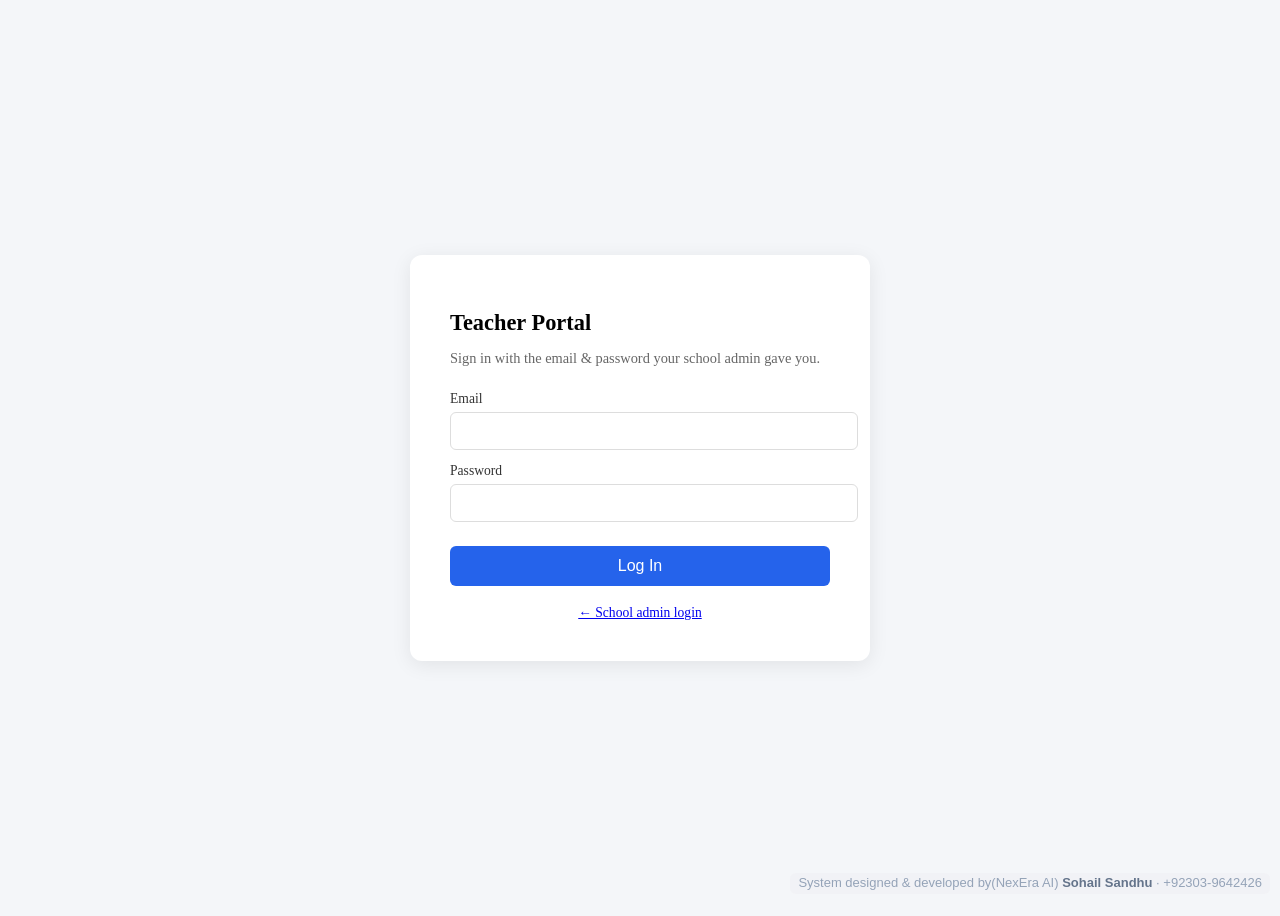
<file: frontend/teacher-dashboard.html>
<!DOCTYPE html>
<html lang="en">
<head>
<meta charset="UTF-8" />
<meta name="viewport" content="width=device-width, initial-scale=1.0" />
<title>Teacher Portal - SchoolHub</title>
<link rel="stylesheet" href="css/style.css" />
<style>
  body { background: #f4f6f9; margin: 0; }
  .topbar { background: #1e293b; color: #fff; padding: 1rem 1.5rem; display: flex; justify-content: space-between; align-items: center; }
  .topbar h1 { font-size: 1.15rem; margin: 0; }
  .topbar button { background: transparent; border: 1px solid #64748b; color: #fff; padding: 0.4rem 0.9rem; border-radius: 6px; cursor: pointer; }
  .container { max-width: 960px; margin: 1.5rem auto; padding: 0 1rem; }
  .card { background: #fff; border-radius: 10px; padding: 1.2rem 1.4rem; margin-bottom: 1.2rem; box-shadow: 0 2px 8px rgba(0,0,0,0.05); }
  .card h2 { font-size: 1.05rem; margin: 0 0 0.9rem; }
  .tabs { display: flex; gap: 0.5rem; margin-bottom: 1rem; flex-wrap: wrap; }
  .tab-btn { padding: 0.5rem 1rem; border: 1px solid #ddd; background: #fff; border-radius: 6px; cursor: pointer; font-size: 0.9rem; }
  .tab-btn.active { background: #2563eb; color: #fff; border-color: #2563eb; }
  table { width: 100%; border-collapse: collapse; font-size: 0.9rem; }
  th, td { text-align: left; padding: 0.5rem 0.6rem; border-bottom: 1px solid #eee; }
  select, input { padding: 0.4rem 0.6rem; border: 1px solid #ddd; border-radius: 6px; font-size: 0.9rem; }
  .row-form { display: flex; gap: 0.6rem; flex-wrap: wrap; align-items: center; margin-bottom: 1rem; }
  .row-form button { padding: 0.45rem 1rem; border: none; border-radius: 6px; background: #16a34a; color: #fff; cursor: pointer; }
  .msg { font-size: 0.85rem; margin-top: 0.5rem; }
  .msg.error { color: #dc2626; } .msg.ok { color: #16a34a; }
  .pill { display: inline-block; padding: 0.15rem 0.55rem; border-radius: 999px; font-size: 0.78rem; }
  .pill.present { background: #dcfce7; color: #166534; }
  .pill.absent { background: #fee2e2; color: #991b1b; }
</style>
</head>
<body>
  <div class="topbar">
    <h1 id="headerTitle">Teacher Portal</h1>
    <button onclick="logout()">Log out</button>
  </div>

  <div class="container">
    <div class="card">
      <h2 id="classInfo">Loading your class…</h2>
    </div>

    <div class="tabs">
      <button class="tab-btn active" data-tab="attendance">Attendance</button>
      <button class="tab-btn" data-tab="grades">Grades</button>
      <button class="tab-btn" data-tab="testrecords">Monthly/Annual Test Records</button>
    </div>

    <!-- ATTENDANCE -->
    <div class="card" id="tab-attendance">
      <h2>Mark Today's Attendance</h2>
      <div class="row-form">
        <input type="date" id="attDate" />
        <select id="attStudent"></select>
        <select id="attPresent">
          <option value="true">Present</option>
          <option value="false">Absent</option>
        </select>
        <input type="text" id="attRemarks" placeholder="Remarks (optional)" />
        <button onclick="markAttendance()">Save</button>
      </div>
      <div class="msg" id="attMsg"></div>
      <table>
        <thead><tr><th>Date</th><th>Student</th><th>Status</th><th>Remarks</th></tr></thead>
        <tbody id="attTable"></tbody>
      </table>
    </div>

    <!-- GRADES -->
    <div class="card" id="tab-grades" style="display:none">
      <h2>Enter Grade</h2>
      <div class="row-form">
        <select id="gradeStudent"></select>
        <input type="text" id="gradeSubject" placeholder="Subject" style="width:140px" />
        <input type="number" id="gradeMarks" placeholder="Marks" style="width:90px" />
        <input type="number" id="gradeTotal" placeholder="Total" value="100" style="width:90px" />
        <input type="date" id="gradeExamDate" />
        <button onclick="addGrade()">Save</button>
      </div>
      <div class="msg" id="gradeMsg"></div>
      <table>
        <thead><tr><th>Student</th><th>Subject</th><th>Marks</th><th>%</th><th>Exam Date</th></tr></thead>
        <tbody id="gradeTable"></tbody>
      </table>
    </div>

    <!-- TEST RECORDS -->
    <div class="card" id="tab-testrecords" style="display:none">
      <h2>Add Monthly/Annual Test Record (with photo of paper)</h2>
      <div class="row-form">
        <select id="trStudent"></select>
        <select id="trTerm">
          <option value="monthly">Monthly</option>
          <option value="annual">Annual</option>
        </select>
        <input type="text" id="trPeriod" placeholder="Period (YYYY-MM or YYYY)" style="width:140px" />
        <input type="text" id="trSubject" placeholder="Subject" style="width:120px" />
        <input type="number" id="trMarks" placeholder="Marks" style="width:80px" />
        <input type="number" id="trTotal" placeholder="Total" value="100" style="width:80px" />
        <input type="file" id="trImage" accept="image/*,application/pdf" />
        <button onclick="addTestRecord()">Save</button>
      </div>
      <div class="msg" id="trMsg"></div>
      <table>
        <thead><tr><th>Student</th><th>Term</th><th>Period</th><th>Subject</th><th>Marks</th><th>Photo</th></tr></thead>
        <tbody id="trTable"></tbody>
      </table>
    </div>
  </div>

<script>
const API_BASE = (window.location.protocol === "file:" || !window.location.origin || window.location.origin === "null")
    ? "http://127.0.0.1:8000"
    : window.location.origin;

const token = localStorage.getItem("teacher_token");
if (!token) window.location.href = "teacher-login.html";

let myStudents = [];

function logout() {
  localStorage.removeItem("teacher_token");
  localStorage.removeItem("teacher_name");
  window.location.href = "teacher-login.html";
}

async function authFetch(path, options = {}) {
  const headers = { ...(options.headers || {}), Authorization: `Bearer ${token}` };
  const res = await fetch(`${API_BASE}${path}`, { ...options, headers });
  const data = await res.json().catch(() => ({}));
  if (!res.ok) {
    if (res.status === 401) { logout(); }
    throw new Error(data.detail || "Request failed");
  }
  return data;
}

function populateStudentSelects() {
  const opts = myStudents.map(s => `<option value="${s.id}">${s.roll_number} - ${s.name}</option>`).join("");
  ["attStudent", "gradeStudent", "trStudent"].forEach(id => {
    document.getElementById(id).innerHTML = opts;
  });
}

async function loadMyClass() {
  const me = await authFetch("/teacher/me");
  document.getElementById("headerTitle").textContent = `Teacher Portal — ${me.name}`;
  document.getElementById("classInfo").textContent =
    `Class: ${me.class_assigned}${me.subject ? " · Subject: " + me.subject : ""}`;

  myStudents = await authFetch("/teacher/students");
  populateStudentSelects();

  await loadAttendance();
  await loadGrades();
  await loadTestRecords();
}

document.getElementById("attDate").valueAsDate = new Date();

async function markAttendance() {
  const msg = document.getElementById("attMsg");
  msg.textContent = ""; msg.className = "msg";
  try {
    const body = new URLSearchParams();
    body.append("student_id", document.getElementById("attStudent").value);
    body.append("date", document.getElementById("attDate").value);
    body.append("is_present", document.getElementById("attPresent").value);
    const remarks = document.getElementById("attRemarks").value;
    if (remarks) body.append("remarks", remarks);

    await authFetch("/teacher/attendance", {
      method: "POST",
      headers: { "Content-Type": "application/x-www-form-urlencoded" },
      body,
    });
    msg.textContent = "Attendance saved."; msg.classList.add("ok");
    document.getElementById("attRemarks").value = "";
    await loadAttendance();
  } catch (err) {
    msg.textContent = err.message; msg.classList.add("error");
  }
}

async function loadAttendance() {
  const records = await authFetch("/teacher/attendance");
  const byId = Object.fromEntries(myStudents.map(s => [s.id, s.name]));
  document.getElementById("attTable").innerHTML = records.slice(0, 30).map(r => `
    <tr>
      <td>${r.date}</td>
      <td>${byId[r.student_id] || r.student_id}</td>
      <td><span class="pill ${r.is_present ? "present" : "absent"}">${r.is_present ? "Present" : "Absent"}</span></td>
      <td>${r.remarks || ""}</td>
    </tr>`).join("");
}

async function addGrade() {
  const msg = document.getElementById("gradeMsg");
  msg.textContent = ""; msg.className = "msg";
  try {
    const body = new URLSearchParams();
    body.append("student_id", document.getElementById("gradeStudent").value);
    body.append("subject", document.getElementById("gradeSubject").value);
    body.append("marks_obtained", document.getElementById("gradeMarks").value);
    body.append("total_marks", document.getElementById("gradeTotal").value || "100");
    const examDate = document.getElementById("gradeExamDate").value;
    if (examDate) body.append("exam_date", examDate);

    await authFetch("/teacher/grades", {
      method: "POST",
      headers: { "Content-Type": "application/x-www-form-urlencoded" },
      body,
    });
    msg.textContent = "Grade saved."; msg.classList.add("ok");
    document.getElementById("gradeSubject").value = "";
    document.getElementById("gradeMarks").value = "";
    await loadGrades();
  } catch (err) {
    msg.textContent = err.message; msg.classList.add("error");
  }
}

async function loadGrades() {
  const records = await authFetch("/teacher/grades");
  const byId = Object.fromEntries(myStudents.map(s => [s.id, s.name]));
  document.getElementById("gradeTable").innerHTML = records.slice(0, 30).map(r => `
    <tr>
      <td>${byId[r.student_id] || r.student_id}</td>
      <td>${r.subject}</td>
      <td>${r.marks_obtained}/${r.total_marks}</td>
      <td>${r.percentage}%</td>
      <td>${r.exam_date || "—"}</td>
    </tr>`).join("");
}

async function addTestRecord() {
  const msg = document.getElementById("trMsg");
  msg.textContent = ""; msg.className = "msg";
  try {
    const form = new FormData();
    form.append("student_id", document.getElementById("trStudent").value);
    form.append("term_type", document.getElementById("trTerm").value);
    form.append("period", document.getElementById("trPeriod").value);
    form.append("subject", document.getElementById("trSubject").value);
    form.append("marks_obtained", document.getElementById("trMarks").value);
    form.append("total_marks", document.getElementById("trTotal").value || "100");
    const imageFile = document.getElementById("trImage").files[0];
    if (imageFile) form.append("image", imageFile);

    await authFetch("/teacher/test-records", { method: "POST", body: form });
    msg.textContent = "Test record saved."; msg.classList.add("ok");
    document.getElementById("trPeriod").value = "";
    document.getElementById("trSubject").value = "";
    document.getElementById("trMarks").value = "";
    document.getElementById("trImage").value = "";
    await loadTestRecords();
  } catch (err) {
    msg.textContent = err.message; msg.classList.add("error");
  }
}

async function loadTestRecords() {
  const records = await authFetch("/teacher/test-records");
  const byId = Object.fromEntries(myStudents.map(s => [s.id, s.name]));
  document.getElementById("trTable").innerHTML = records.slice(0, 30).map(r => `
    <tr>
      <td>${byId[r.student_id] || r.student_id}</td>
      <td>${r.term_type}</td>
      <td>${r.period}</td>
      <td>${r.subject}</td>
      <td>${r.marks_obtained}/${r.total_marks}</td>
      <td>${r.image_url ? `<button onclick="viewRecordImage(${r.id})">View</button>` : "—"}</td>
    </tr>`).join("");
}

async function viewRecordImage(recordId) {
  try {
    const { url } = await authFetch(`/test-records/${recordId}/image-url`);
    window.open(url, "_blank");
  } catch (err) {
    alert(err.message);
  }
}

document.querySelectorAll(".tab-btn").forEach(btn => {
  btn.addEventListener("click", () => {
    document.querySelectorAll(".tab-btn").forEach(b => b.classList.remove("active"));
    btn.classList.add("active");
    ["attendance", "grades", "testrecords"].forEach(t => {
      document.getElementById(`tab-${t}`).style.display = (t === btn.dataset.tab) ? "block" : "none";
    });
  });
});

loadMyClass().catch(err => {
  document.getElementById("classInfo").textContent = err.message;
});
</script>
    <script src="js/branding.js"></script>
</body>
</html>
</file>
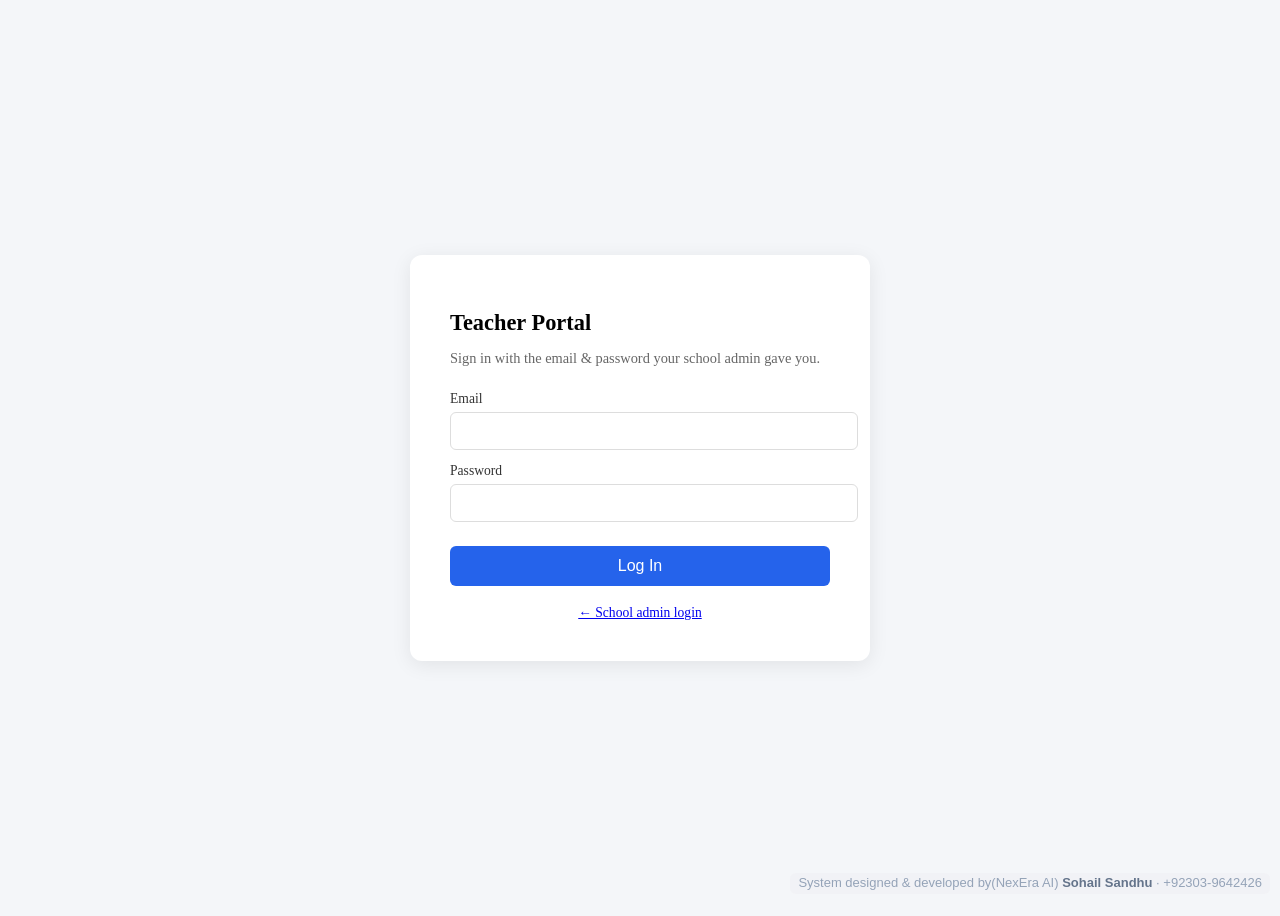
<file: frontend/teacher-login.html>
<!DOCTYPE html>
<html lang="en">
<head>
<meta charset="UTF-8" />
<meta name="viewport" content="width=device-width, initial-scale=1.0" />
<title>Teacher Portal Login - SchoolHub</title>
<link rel="stylesheet" href="css/style.css" />
<style>
  body { display: flex; align-items: center; justify-content: center; min-height: 100vh; background: #f4f6f9; }
  .login-box { background: #fff; padding: 2.5rem; border-radius: 12px; box-shadow: 0 4px 20px rgba(0,0,0,0.08); width: 100%; max-width: 380px; }
  .login-box h1 { font-size: 1.4rem; margin-bottom: 0.25rem; }
  .login-box p.sub { color: #666; font-size: 0.9rem; margin-bottom: 1.5rem; }
  .login-box label { display: block; font-size: 0.85rem; margin: 0.8rem 0 0.3rem; color: #333; }
  .login-box input { width: 100%; padding: 0.6rem 0.8rem; border: 1px solid #ddd; border-radius: 6px; font-size: 0.95rem; }
  .login-box button { width: 100%; margin-top: 1.5rem; padding: 0.7rem; border: none; border-radius: 6px; background: #2563eb; color: #fff; font-size: 1rem; cursor: pointer; }
  .login-box button:disabled { opacity: 0.6; cursor: not-allowed; }
  .error-msg { color: #dc2626; font-size: 0.85rem; margin-top: 0.8rem; display: none; }
  .back-link { display: block; text-align: center; margin-top: 1.2rem; font-size: 0.85rem; }
</style>
</head>
<body>
  <div class="login-box">
    <h1>Teacher Portal</h1>
    <p class="sub">Sign in with the email &amp; password your school admin gave you.</p>
    <form id="teacherLoginForm">
      <label for="email">Email</label>
      <input type="email" id="email" required autocomplete="username" />

      <label for="password">Password</label>
      <input type="password" id="password" required autocomplete="current-password" />

      <button type="submit" id="loginBtn">Log In</button>
      <div class="error-msg" id="errorMsg"></div>
    </form>
    <a class="back-link" href="login.html">← School admin login</a>
  </div>

<script>
const API_BASE = (window.location.protocol === "file:" || !window.location.origin || window.location.origin === "null")
    ? "http://127.0.0.1:8000"
    : window.location.origin;

const form = document.getElementById("teacherLoginForm");
const errorMsg = document.getElementById("errorMsg");
const loginBtn = document.getElementById("loginBtn");

form.addEventListener("submit", async (e) => {
  e.preventDefault();
  errorMsg.style.display = "none";
  loginBtn.disabled = true;
  loginBtn.textContent = "Logging in...";

  const email = document.getElementById("email").value.trim();
  const password = document.getElementById("password").value;

  try {
    const res = await fetch(`${API_BASE}/auth/login`, {
      method: "POST",
      headers: { "Content-Type": "application/json" },
      body: JSON.stringify({ email, password }),
    });
    const data = await res.json();
    if (!res.ok) throw new Error(data.detail || "Login failed");

    if (data.role !== "teacher") {
      throw new Error("This login is not registered as a teacher account.");
    }

    localStorage.setItem("teacher_token", data.access_token);
    localStorage.setItem("teacher_name", data.full_name || "");
    window.location.href = "teacher-dashboard.html";
  } catch (err) {
    errorMsg.textContent = err.message;
    errorMsg.style.display = "block";
  } finally {
    loginBtn.disabled = false;
    loginBtn.textContent = "Log In";
  }
});
</script>
    <script src="js/branding.js"></script>
</body>
</html>
</file>
<file: frontend/css/style.css>
body { font-size: 0.95rem; }
.card-metric { min-height: 110px; }
.pointer { cursor: pointer; }
</file>
